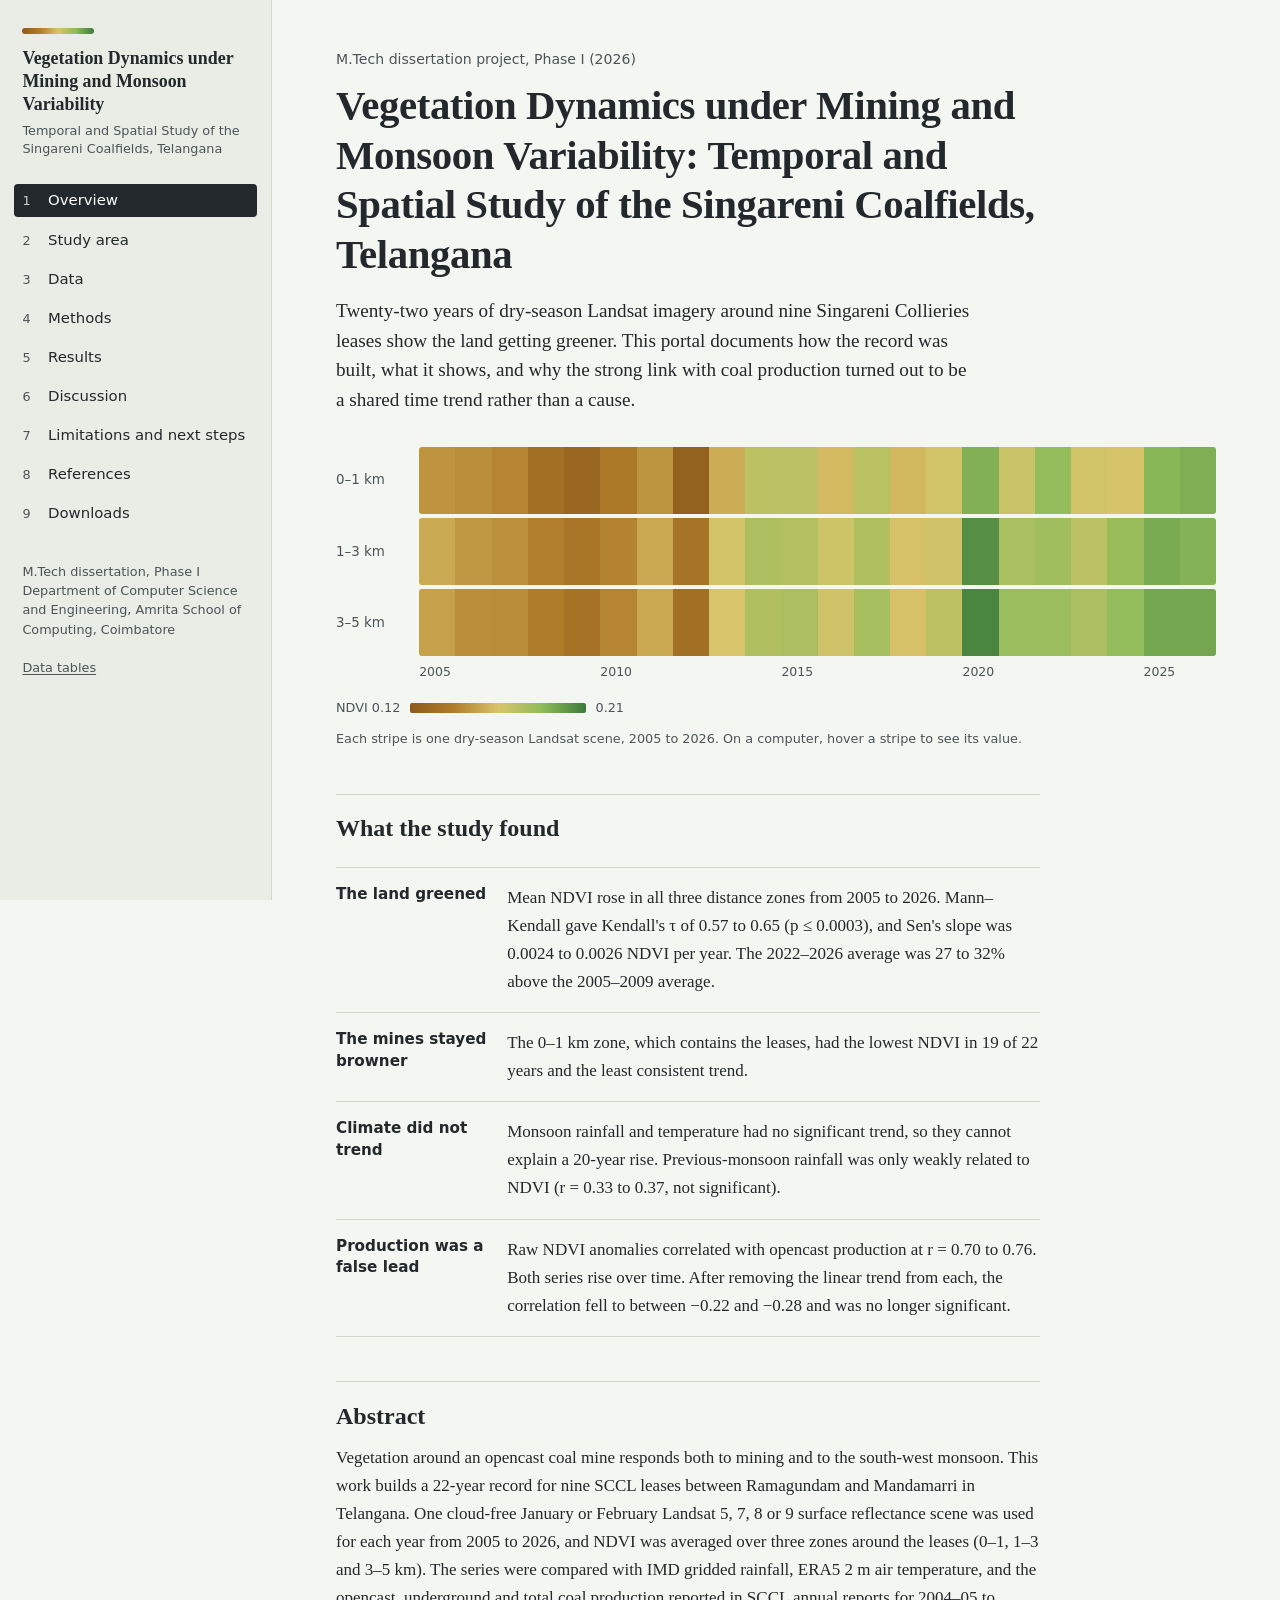
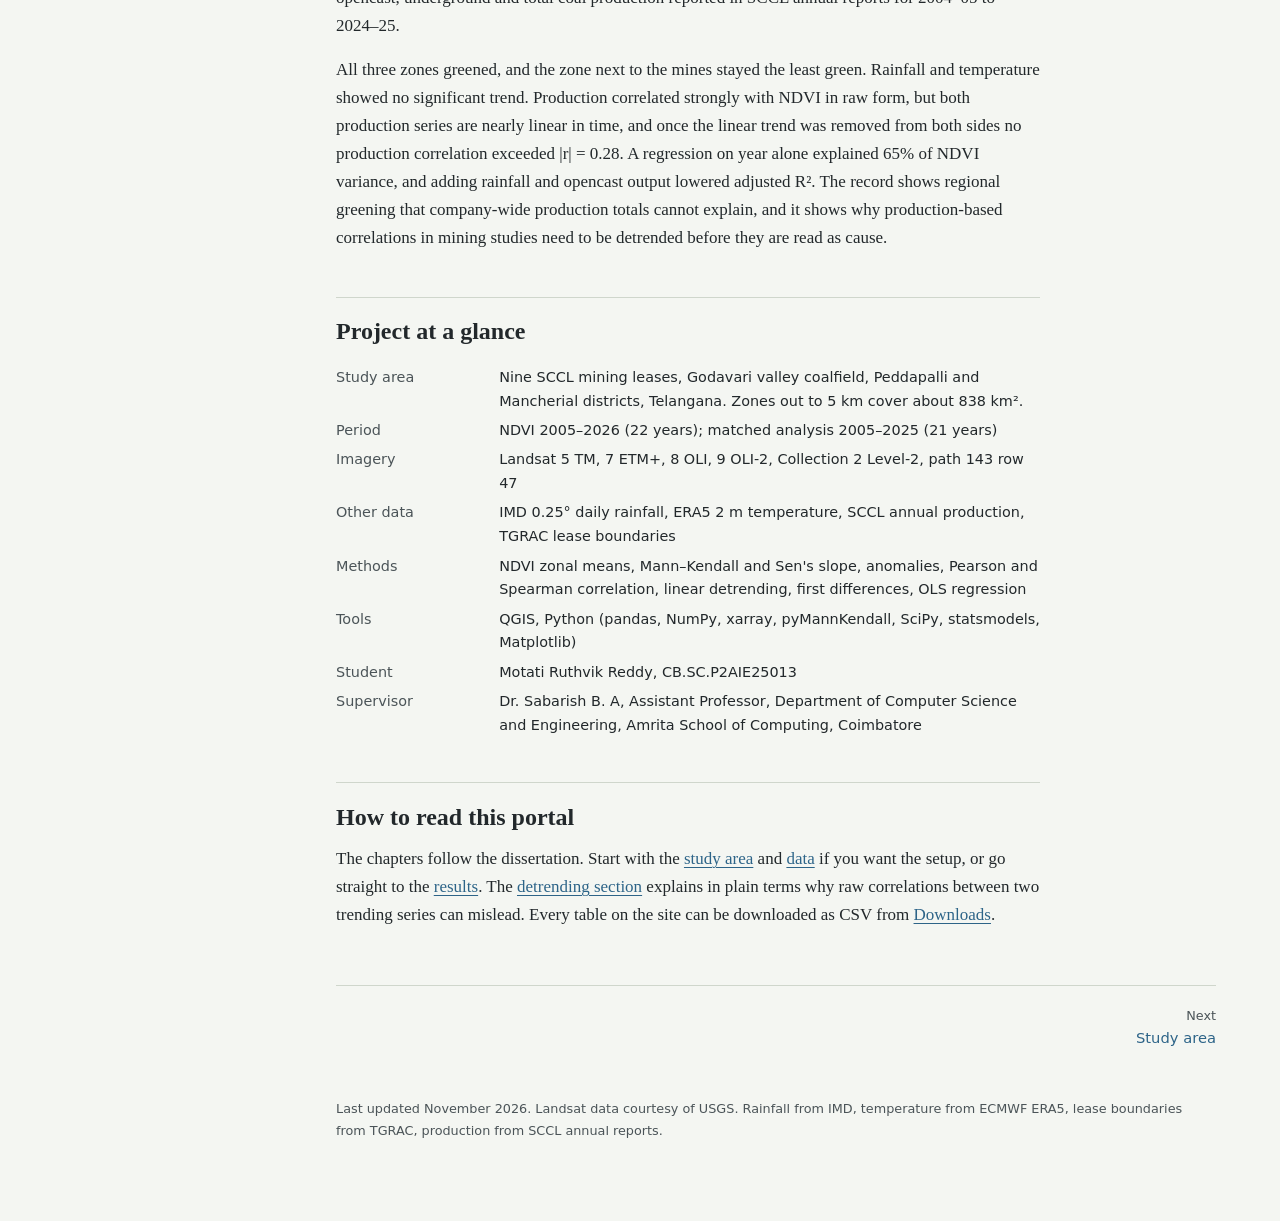
<file: index.html>
<!DOCTYPE html>
<html lang="en">
<head>
<meta charset="utf-8">
<meta name="viewport" content="width=device-width, initial-scale=1">
<title>Vegetation Dynamics under Mining and Monsoon Variability</title>
<meta name="description" content="22-year Landsat NDVI study of vegetation around Singareni coal mines, Telangana, testing mining production against monsoon variability.">
<link rel="stylesheet" href="assets/style.css">
<link rel="icon" href="data:image/svg+xml,%3Csvg xmlns='http://www.w3.org/2000/svg' viewBox='0 0 16 16'%3E%3Crect width='4' height='16' fill='%23b07d2a'/%3E%3Crect x='4' width='4' height='16' fill='%23d9c46a'/%3E%3Crect x='8' width='4' height='16' fill='%238fbc5a'/%3E%3Crect x='12' width='4' height='16' fill='%233c7a3b'/%3E%3C/svg%3E">
</head>
<body>
<a class="skip" href="#content">Skip to content</a>
<details class="mobile-nav"><summary>Singareni vegetation study</summary><nav class="nav" aria-label="Chapters"><ol><li><a href="index.html" aria-current="page">Overview</a></li><li><a href="study-area.html">Study area</a></li><li><a href="data.html">Data</a></li><li><a href="methods.html">Methods</a></li><li><a href="results.html">Results</a></li><li><a href="discussion.html">Discussion</a></li><li><a href="next-steps.html">Limitations and next steps</a></li><li><a href="references.html">References</a></li><li><a href="downloads.html">Downloads</a></li></ol></nav></details>
<div class="shell">
<aside class="side">
  <a class="brand" href="index.html"><span class="brand-ramp" aria-hidden="true"></span>
    <span class="brand-title">Vegetation Dynamics under Mining and Monsoon Variability</span>
    <span class="brand-sub">Temporal and Spatial Study of the Singareni Coalfields, Telangana</span></a>
  <nav class="nav" aria-label="Chapters"><ol><li><a href="index.html" aria-current="page">Overview</a></li><li><a href="study-area.html">Study area</a></li><li><a href="data.html">Data</a></li><li><a href="methods.html">Methods</a></li><li><a href="results.html">Results</a></li><li><a href="discussion.html">Discussion</a></li><li><a href="next-steps.html">Limitations and next steps</a></li><li><a href="references.html">References</a></li><li><a href="downloads.html">Downloads</a></li></ol></nav>
  <div class="side-foot">M.Tech dissertation, Phase I<br>Department of Computer Science and Engineering, Amrita School of Computing, Coimbatore<br><br><a href="downloads.html">Data tables</a></div>
</aside>
<main id="content">

<section class="hero">
<p class="chapter">M.Tech dissertation project, Phase I (2026)</p>
<h1>Vegetation Dynamics under Mining and Monsoon Variability: Temporal and Spatial Study of the Singareni Coalfields, Telangana</h1>
<p class="lede">Twenty-two years of dry-season Landsat imagery around nine Singareni Collieries leases show the land getting greener. This portal documents how the record was built, what it shows, and why the strong link with coal production turned out to be a shared time trend rather than a cause.</p>
<div class="stripes" role="img" aria-label="Stripe chart of mean January–February NDVI for the 0–1, 1–3 and 3–5 km zones from 2005 to 2026. Stripes are brown before 2013, darkest in 2012, and turn green from 2014, greenest in 2020 and 2025. The 0–1 km row is slightly browner than the other two in most years."><div class="stripe-row"><div class="stripe-label">0–1 km</div><div class="stripe-cells"><span style="background:#be943f;box-shadow:1px 0 0 #be943f;--i:0" title="2005, 0–1 km: NDVI 0.147"></span><span style="background:#ba8f3a;box-shadow:1px 0 0 #ba8f3a;--i:1" title="2006, 0–1 km: NDVI 0.145"></span><span style="background:#b58531;box-shadow:1px 0 0 #b58531;--i:2" title="2007, 0–1 km: NDVI 0.141"></span><span style="background:#a27025;box-shadow:1px 0 0 #a27025;--i:3" title="2008, 0–1 km: NDVI 0.130"></span><span style="background:#9a6721;box-shadow:1px 0 0 #9a6721;--i:4" title="2009, 0–1 km: NDVI 0.124"></span><span style="background:#ac7928;box-shadow:1px 0 0 #ac7928;--i:5" title="2010, 0–1 km: NDVI 0.136"></span><span style="background:#bd943e;box-shadow:1px 0 0 #bd943e;--i:6" title="2011, 0–1 km: NDVI 0.146"></span><span style="background:#94621f;box-shadow:1px 0 0 #94621f;--i:7" title="2012, 0–1 km: NDVI 0.120"></span><span style="background:#ccad55;box-shadow:1px 0 0 #ccad55;--i:8" title="2013, 0–1 km: NDVI 0.155"></span><span style="background:#bcc164;box-shadow:1px 0 0 #bcc164;--i:9" title="2014, 0–1 km: NDVI 0.172"></span><span style="background:#bbc164;box-shadow:1px 0 0 #bbc164;--i:10" title="2015, 0–1 km: NDVI 0.172"></span><span style="background:#d3ba61;box-shadow:1px 0 0 #d3ba61;--i:11" title="2016, 0–1 km: NDVI 0.159"></span><span style="background:#bac163;box-shadow:1px 0 0 #bac163;--i:12" title="2017, 0–1 km: NDVI 0.173"></span><span style="background:#d2b85f;box-shadow:1px 0 0 #d2b85f;--i:13" title="2018, 0–1 km: NDVI 0.158"></span><span style="background:#d1c368;box-shadow:1px 0 0 #d1c368;--i:14" title="2019, 0–1 km: NDVI 0.165"></span><span style="background:#82b155;box-shadow:1px 0 0 #82b155;--i:15" title="2020, 0–1 km: NDVI 0.190"></span><span style="background:#cac267;box-shadow:1px 0 0 #cac267;--i:16" title="2021, 0–1 km: NDVI 0.167"></span><span style="background:#96bd5b;box-shadow:1px 0 0 #96bd5b;--i:17" title="2022, 0–1 km: NDVI 0.184"></span><span style="background:#d0c368;box-shadow:1px 0 0 #d0c368;--i:18" title="2023, 0–1 km: NDVI 0.165"></span><span style="background:#d5c469;box-shadow:1px 0 0 #d5c469;--i:19" title="2024, 0–1 km: NDVI 0.164"></span><span style="background:#88b757;box-shadow:1px 0 0 #88b757;--i:20" title="2025, 0–1 km: NDVI 0.188"></span><span style="background:#7eaf54;box-shadow:1px 0 0 #7eaf54;--i:21" title="2026, 0–1 km: NDVI 0.191"></span></div></div><div class="stripe-row"><div class="stripe-label">1–3 km</div><div class="stripe-cells"><span style="background:#caaa53;box-shadow:1px 0 0 #caaa53;--i:0" title="2005, 1–3 km: NDVI 0.154"></span><span style="background:#c09843;box-shadow:1px 0 0 #c09843;--i:1" title="2006, 1–3 km: NDVI 0.148"></span><span style="background:#bb903b;box-shadow:1px 0 0 #bb903b;--i:2" title="2007, 1–3 km: NDVI 0.145"></span><span style="background:#b17e2b;box-shadow:1px 0 0 #b17e2b;--i:3" title="2008, 1–3 km: NDVI 0.139"></span><span style="background:#a97627;box-shadow:1px 0 0 #a97627;--i:4" title="2009, 1–3 km: NDVI 0.134"></span><span style="background:#b48330;box-shadow:1px 0 0 #b48330;--i:5" title="2010, 1–3 km: NDVI 0.141"></span><span style="background:#c9a851;box-shadow:1px 0 0 #c9a851;--i:6" title="2011, 1–3 km: NDVI 0.153"></span><span style="background:#a67426;box-shadow:1px 0 0 #a67426;--i:7" title="2012, 1–3 km: NDVI 0.132"></span><span style="background:#d3c369;box-shadow:1px 0 0 #d3c369;--i:8" title="2013, 1–3 km: NDVI 0.164"></span><span style="background:#aebf61;box-shadow:1px 0 0 #aebf61;--i:9" title="2014, 1–3 km: NDVI 0.176"></span><span style="background:#b3c062;box-shadow:1px 0 0 #b3c062;--i:10" title="2015, 1–3 km: NDVI 0.175"></span><span style="background:#cdc367;box-shadow:1px 0 0 #cdc367;--i:11" title="2016, 1–3 km: NDVI 0.166"></span><span style="background:#b0c061;box-shadow:1px 0 0 #b0c061;--i:12" title="2017, 1–3 km: NDVI 0.176"></span><span style="background:#d7c168;box-shadow:1px 0 0 #d7c168;--i:13" title="2018, 1–3 km: NDVI 0.162"></span><span style="background:#cec368;box-shadow:1px 0 0 #cec368;--i:14" title="2019, 1–3 km: NDVI 0.166"></span><span style="background:#558e44;box-shadow:1px 0 0 #558e44;--i:15" title="2020, 1–3 km: NDVI 0.203"></span><span style="background:#a9bf60;box-shadow:1px 0 0 #a9bf60;--i:16" title="2021, 1–3 km: NDVI 0.178"></span><span style="background:#a0be5e;box-shadow:1px 0 0 #a0be5e;--i:17" title="2022, 1–3 km: NDVI 0.181"></span><span style="background:#bbc164;box-shadow:1px 0 0 #bbc164;--i:18" title="2023, 1–3 km: NDVI 0.172"></span><span style="background:#9abd5c;box-shadow:1px 0 0 #9abd5c;--i:19" title="2024, 1–3 km: NDVI 0.183"></span><span style="background:#79ab52;box-shadow:1px 0 0 #79ab52;--i:20" title="2025, 1–3 km: NDVI 0.193"></span><span style="background:#83b356;box-shadow:1px 0 0 #83b356;--i:21" title="2026, 1–3 km: NDVI 0.190"></span></div></div><div class="stripe-row"><div class="stripe-label">3–5 km</div><div class="stripe-cells"><span style="background:#c5a14a;box-shadow:1px 0 0 #c5a14a;--i:0" title="2005, 3–5 km: NDVI 0.151"></span><span style="background:#ba8e3a;box-shadow:1px 0 0 #ba8e3a;--i:1" title="2006, 3–5 km: NDVI 0.145"></span><span style="background:#b98c37;box-shadow:1px 0 0 #b98c37;--i:2" title="2007, 3–5 km: NDVI 0.144"></span><span style="background:#ae7b29;box-shadow:1px 0 0 #ae7b29;--i:3" title="2008, 3–5 km: NDVI 0.138"></span><span style="background:#a57226;box-shadow:1px 0 0 #a57226;--i:4" title="2009, 3–5 km: NDVI 0.131"></span><span style="background:#b58531;box-shadow:1px 0 0 #b58531;--i:5" title="2010, 3–5 km: NDVI 0.142"></span><span style="background:#c9a851;box-shadow:1px 0 0 #c9a851;--i:6" title="2011, 3–5 km: NDVI 0.153"></span><span style="background:#a27025;box-shadow:1px 0 0 #a27025;--i:7" title="2012, 3–5 km: NDVI 0.130"></span><span style="background:#d8c46a;box-shadow:1px 0 0 #d8c46a;--i:8" title="2013, 3–5 km: NDVI 0.163"></span><span style="background:#b0c061;box-shadow:1px 0 0 #b0c061;--i:9" title="2014, 3–5 km: NDVI 0.176"></span><span style="background:#acbf60;box-shadow:1px 0 0 #acbf60;--i:10" title="2015, 3–5 km: NDVI 0.177"></span><span style="background:#cec368;box-shadow:1px 0 0 #cec368;--i:11" title="2016, 3–5 km: NDVI 0.166"></span><span style="background:#a8bf5f;box-shadow:1px 0 0 #a8bf5f;--i:12" title="2017, 3–5 km: NDVI 0.178"></span><span style="background:#d7c168;box-shadow:1px 0 0 #d7c168;--i:13" title="2018, 3–5 km: NDVI 0.162"></span><span style="background:#bdc164;box-shadow:1px 0 0 #bdc164;--i:14" title="2019, 3–5 km: NDVI 0.172"></span><span style="background:#4b8640;box-shadow:1px 0 0 #4b8640;--i:15" title="2020, 3–5 km: NDVI 0.206"></span><span style="background:#9bbd5d;box-shadow:1px 0 0 #9bbd5d;--i:16" title="2021, 3–5 km: NDVI 0.182"></span><span style="background:#9cbd5d;box-shadow:1px 0 0 #9cbd5d;--i:17" title="2022, 3–5 km: NDVI 0.182"></span><span style="background:#abbf60;box-shadow:1px 0 0 #abbf60;--i:18" title="2023, 3–5 km: NDVI 0.177"></span><span style="background:#93bc5b;box-shadow:1px 0 0 #93bc5b;--i:19" title="2024, 3–5 km: NDVI 0.185"></span><span style="background:#73a64f;box-shadow:1px 0 0 #73a64f;--i:20" title="2025, 3–5 km: NDVI 0.194"></span><span style="background:#74a650;box-shadow:1px 0 0 #74a650;--i:21" title="2026, 3–5 km: NDVI 0.194"></span></div></div><div class="stripe-axis"><span></span><div class="ticks"><span style="grid-column:1">2005</span><span style="grid-column:6">2010</span><span style="grid-column:11">2015</span><span style="grid-column:16">2020</span><span style="grid-column:21">2025</span></div></div></div><div class="stripe-legend"><span>NDVI 0.12</span><span class="ramp" style="background:linear-gradient(90deg,#8c5a1c,#b07d2a,#d9c46a,#8fbc5a,#3c7a3b)" aria-hidden="true"></span><span>0.21</span><span>Each stripe is one dry-season Landsat scene, 2005 to 2026. On a computer, hover a stripe to see its value.</span></div>
</section>

<div class="col">
<h2>What the study found</h2>
<ul class="findings">
<li><span class="k">The land greened</span><p>Mean NDVI rose in all three distance zones from 2005 to 2026. Mann–Kendall gave Kendall's τ of 0.57 to 0.65 (p ≤ 0.0003), and Sen's slope was 0.0024 to 0.0026 NDVI per year. The 2022–2026 average was 27 to 32% above the 2005–2009 average.</p></li>
<li><span class="k">The mines stayed browner</span><p>The 0–1 km zone, which contains the leases, had the lowest NDVI in 19 of 22 years and the least consistent trend.</p></li>
<li><span class="k">Climate did not trend</span><p>Monsoon rainfall and temperature had no significant trend, so they cannot explain a 20-year rise. Previous-monsoon rainfall was only weakly related to NDVI (r = 0.33 to 0.37, not significant).</p></li>
<li><span class="k">Production was a false lead</span><p>Raw NDVI anomalies correlated with opencast production at r = 0.70 to 0.76. Both series rise over time. After removing the linear trend from each, the correlation fell to between −0.22 and −0.28 and was no longer significant.</p></li>
</ul>

<h2>Abstract</h2>
<p>Vegetation around an opencast coal mine responds both to mining and to the south-west monsoon. This work builds a 22-year record for nine SCCL leases between Ramagundam and Mandamarri in Telangana. One cloud-free January or February Landsat 5, 7, 8 or 9 surface reflectance scene was used for each year from 2005 to 2026, and NDVI was averaged over three zones around the leases (0–1, 1–3 and 3–5 km). The series were compared with IMD gridded rainfall, ERA5 2 m air temperature, and the opencast, underground and total coal production reported in SCCL annual reports for 2004–05 to 2024–25.</p>
<p>All three zones greened, and the zone next to the mines stayed the least green. Rainfall and temperature showed no significant trend. Production correlated strongly with NDVI in raw form, but both production series are nearly linear in time, and once the linear trend was removed from both sides no production correlation exceeded |r| = 0.28. A regression on year alone explained 65% of NDVI variance, and adding rainfall and opencast output lowered adjusted R². The record shows regional greening that company-wide production totals cannot explain, and it shows why production-based correlations in mining studies need to be detrended before they are read as cause.</p>

<h2>Project at a glance</h2>
<dl class="meta">
<dt>Study area</dt><dd>Nine SCCL mining leases, Godavari valley coalfield, Peddapalli and Mancherial districts, Telangana. Zones out to 5 km cover about 838 km².</dd>
<dt>Period</dt><dd>NDVI 2005–2026 (22 years); matched analysis 2005–2025 (21 years)</dd>
<dt>Imagery</dt><dd>Landsat 5 TM, 7 ETM+, 8 OLI, 9 OLI-2, Collection 2 Level-2, path 143 row 47</dd>
<dt>Other data</dt><dd>IMD 0.25° daily rainfall, ERA5 2 m temperature, SCCL annual production, TGRAC lease boundaries</dd>
<dt>Methods</dt><dd>NDVI zonal means, Mann–Kendall and Sen's slope, anomalies, Pearson and Spearman correlation, linear detrending, first differences, OLS regression</dd>
<dt>Tools</dt><dd>QGIS, Python (pandas, NumPy, xarray, pyMannKendall, SciPy, statsmodels, Matplotlib)</dd>
<dt>Student</dt><dd>Motati Ruthvik Reddy, CB.SC.P2AIE25013</dd>
<dt>Supervisor</dt><dd>Dr. Sabarish B. A, Assistant Professor, Department of Computer Science and Engineering, Amrita School of Computing, Coimbatore</dd>
</dl>

<h2>How to read this portal</h2>
<p>The chapters follow the dissertation. Start with the <a href="study-area.html">study area</a> and <a href="data.html">data</a> if you want the setup, or go straight to the <a href="results.html">results</a>. The <a href="methods.html#detrending">detrending section</a> explains in plain terms why raw correlations between two trending series can mislead. Every table on the site can be downloaded as CSV from <a href="downloads.html">Downloads</a>.</p>
</div>

<nav class="pager" aria-label="Previous and next chapter"><a class="next" href="study-area.html"><span class="dir">Next</span>Study area</a></nav>
<p class="foot">Last updated November 2026. Landsat data courtesy of USGS. Rainfall from IMD, temperature from ECMWF ERA5, lease boundaries from TGRAC, production from SCCL annual reports.</p>
</main>
</div>
</body>
</html>
</file>
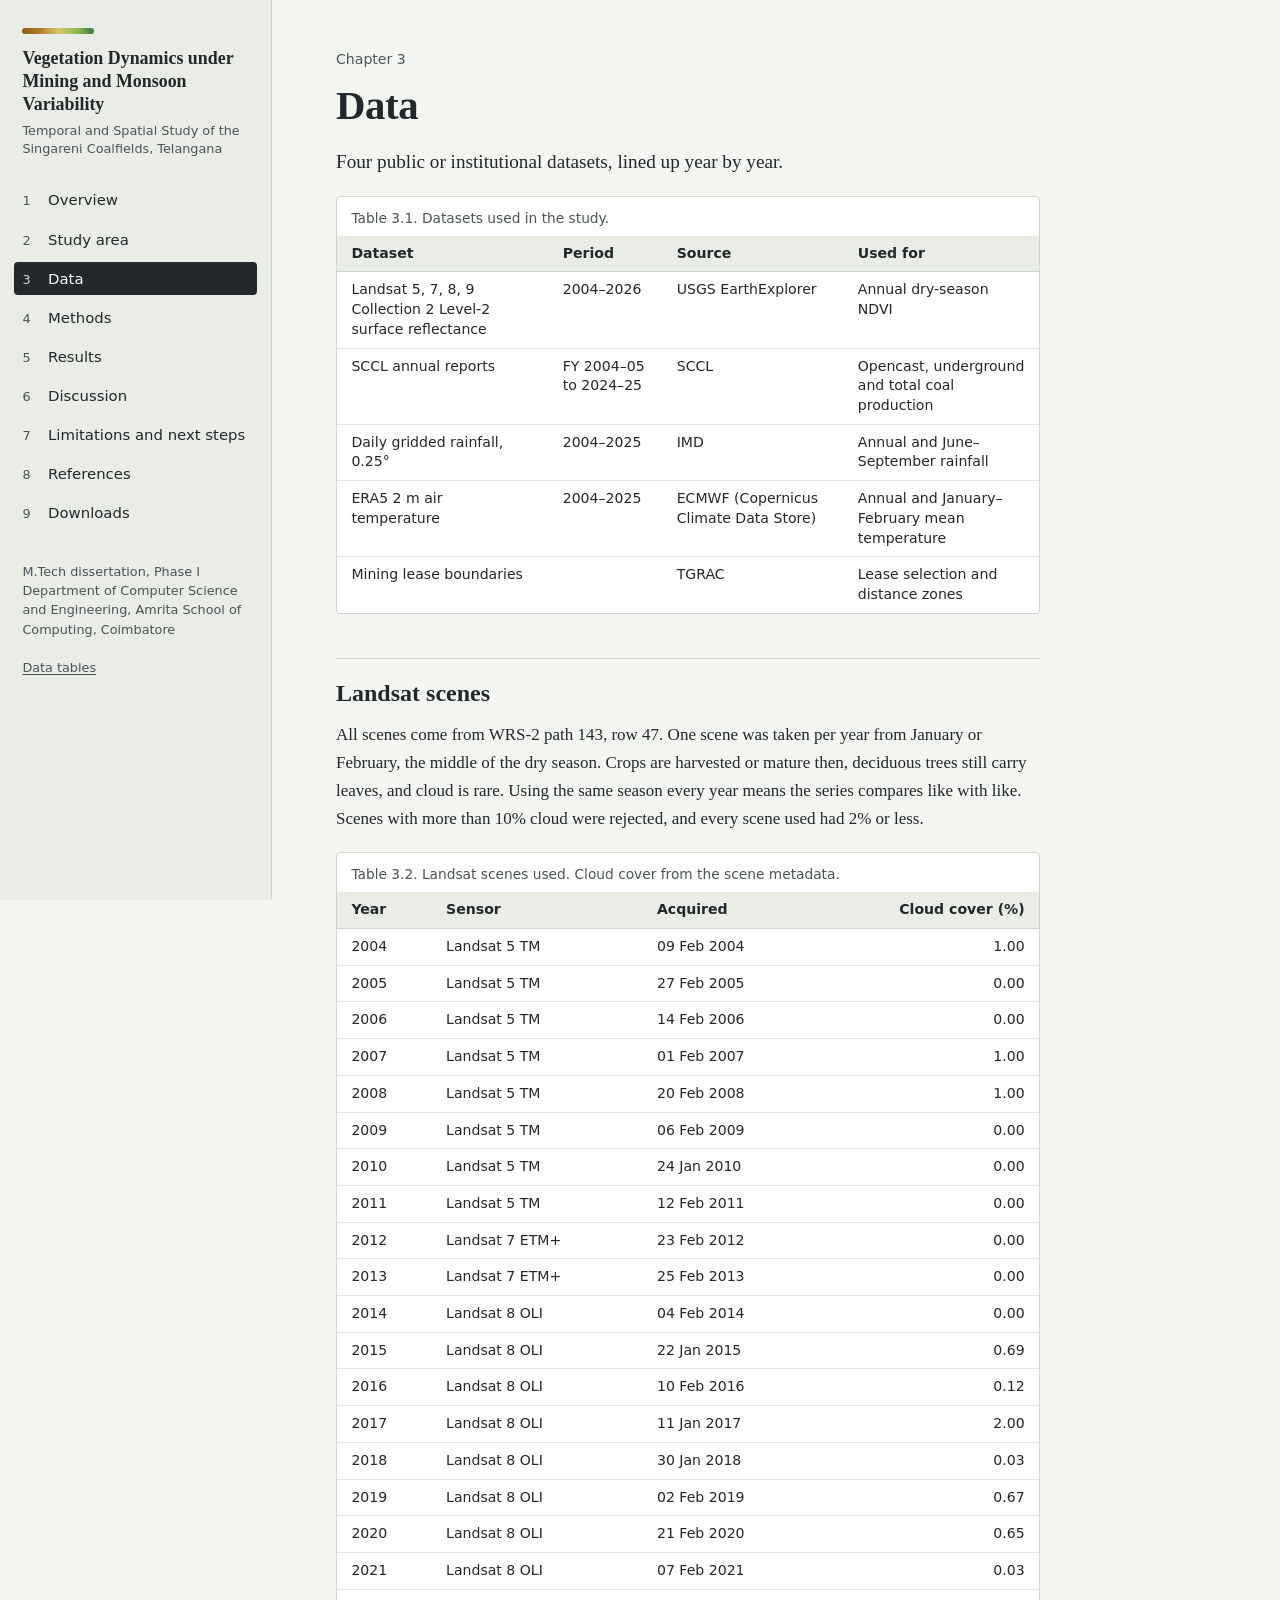
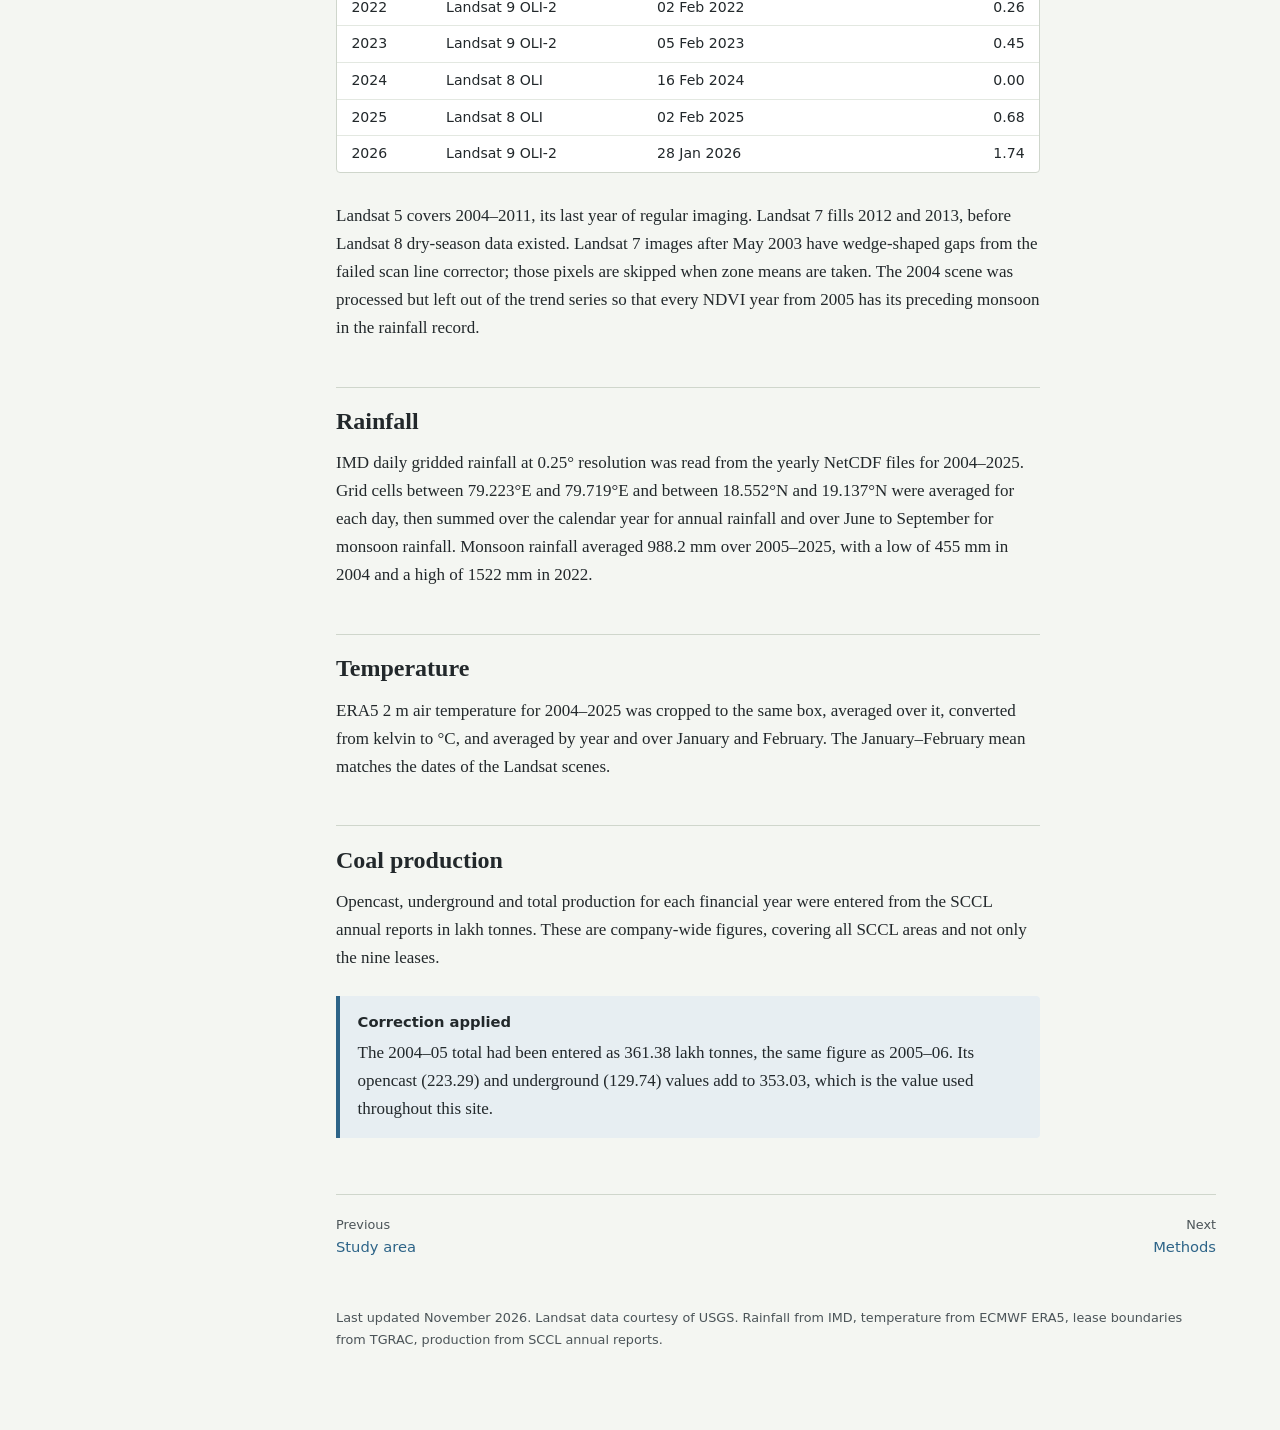
<file: data.html>
<!DOCTYPE html>
<html lang="en">
<head>
<meta charset="utf-8">
<meta name="viewport" content="width=device-width, initial-scale=1">
<title>Data: Vegetation Dynamics under Mining and Monsoon Variability</title>
<meta name="description" content="Datasets: Landsat scenes, IMD rainfall, ERA5 temperature, SCCL coal production and TGRAC lease boundaries.">
<link rel="stylesheet" href="assets/style.css">
<link rel="icon" href="data:image/svg+xml,%3Csvg xmlns='http://www.w3.org/2000/svg' viewBox='0 0 16 16'%3E%3Crect width='4' height='16' fill='%23b07d2a'/%3E%3Crect x='4' width='4' height='16' fill='%23d9c46a'/%3E%3Crect x='8' width='4' height='16' fill='%238fbc5a'/%3E%3Crect x='12' width='4' height='16' fill='%233c7a3b'/%3E%3C/svg%3E">
</head>
<body>
<a class="skip" href="#content">Skip to content</a>
<details class="mobile-nav"><summary>Singareni vegetation study</summary><nav class="nav" aria-label="Chapters"><ol><li><a href="index.html">Overview</a></li><li><a href="study-area.html">Study area</a></li><li><a href="data.html" aria-current="page">Data</a></li><li><a href="methods.html">Methods</a></li><li><a href="results.html">Results</a></li><li><a href="discussion.html">Discussion</a></li><li><a href="next-steps.html">Limitations and next steps</a></li><li><a href="references.html">References</a></li><li><a href="downloads.html">Downloads</a></li></ol></nav></details>
<div class="shell">
<aside class="side">
  <a class="brand" href="index.html"><span class="brand-ramp" aria-hidden="true"></span>
    <span class="brand-title">Vegetation Dynamics under Mining and Monsoon Variability</span>
    <span class="brand-sub">Temporal and Spatial Study of the Singareni Coalfields, Telangana</span></a>
  <nav class="nav" aria-label="Chapters"><ol><li><a href="index.html">Overview</a></li><li><a href="study-area.html">Study area</a></li><li><a href="data.html" aria-current="page">Data</a></li><li><a href="methods.html">Methods</a></li><li><a href="results.html">Results</a></li><li><a href="discussion.html">Discussion</a></li><li><a href="next-steps.html">Limitations and next steps</a></li><li><a href="references.html">References</a></li><li><a href="downloads.html">Downloads</a></li></ol></nav>
  <div class="side-foot">M.Tech dissertation, Phase I<br>Department of Computer Science and Engineering, Amrita School of Computing, Coimbatore<br><br><a href="downloads.html">Data tables</a></div>
</aside>
<main id="content">

<div class="col">
<p class="chapter">Chapter 3</p>
<h1>Data</h1>
<p class="lede">Four public or institutional datasets, lined up year by year.</p>
<div class="table-wrap"><table><caption>Table 3.1. Datasets used in the study.</caption><thead><tr><th scope="col">Dataset</th><th scope="col">Period</th><th scope="col">Source</th><th scope="col">Used for</th></tr></thead><tbody><tr><td>Landsat 5, 7, 8, 9 Collection 2 Level-2 surface reflectance</td><td>2004–2026</td><td>USGS EarthExplorer</td><td>Annual dry-season NDVI</td></tr><tr><td>SCCL annual reports</td><td>FY 2004–05 to 2024–25</td><td>SCCL</td><td>Opencast, underground and total coal production</td></tr><tr><td>Daily gridded rainfall, 0.25°</td><td>2004–2025</td><td>IMD</td><td>Annual and June–September rainfall</td></tr><tr><td>ERA5 2 m air temperature</td><td>2004–2025</td><td>ECMWF (Copernicus Climate Data Store)</td><td>Annual and January–February mean temperature</td></tr><tr><td>Mining lease boundaries</td><td></td><td>TGRAC</td><td>Lease selection and distance zones</td></tr></tbody></table></div>

<h2>Landsat scenes</h2>
<p>All scenes come from WRS-2 path 143, row 47. One scene was taken per year from January or February, the middle of the dry season. Crops are harvested or mature then, deciduous trees still carry leaves, and cloud is rare. Using the same season every year means the series compares like with like. Scenes with more than 10% cloud were rejected, and every scene used had 2% or less.</p>
<div class="table-wrap"><table><caption>Table 3.2. Landsat scenes used. Cloud cover from the scene metadata.</caption><thead><tr><th scope="col">Year</th><th scope="col">Sensor</th><th scope="col">Acquired</th><th scope="col" class="num">Cloud cover (%)</th></tr></thead><tbody><tr><td>2004</td><td>Landsat 5 TM</td><td>09 Feb 2004</td><td class="num">1.00</td></tr><tr><td>2005</td><td>Landsat 5 TM</td><td>27 Feb 2005</td><td class="num">0.00</td></tr><tr><td>2006</td><td>Landsat 5 TM</td><td>14 Feb 2006</td><td class="num">0.00</td></tr><tr><td>2007</td><td>Landsat 5 TM</td><td>01 Feb 2007</td><td class="num">1.00</td></tr><tr><td>2008</td><td>Landsat 5 TM</td><td>20 Feb 2008</td><td class="num">1.00</td></tr><tr><td>2009</td><td>Landsat 5 TM</td><td>06 Feb 2009</td><td class="num">0.00</td></tr><tr><td>2010</td><td>Landsat 5 TM</td><td>24 Jan 2010</td><td class="num">0.00</td></tr><tr><td>2011</td><td>Landsat 5 TM</td><td>12 Feb 2011</td><td class="num">0.00</td></tr><tr><td>2012</td><td>Landsat 7 ETM+</td><td>23 Feb 2012</td><td class="num">0.00</td></tr><tr><td>2013</td><td>Landsat 7 ETM+</td><td>25 Feb 2013</td><td class="num">0.00</td></tr><tr><td>2014</td><td>Landsat 8 OLI</td><td>04 Feb 2014</td><td class="num">0.00</td></tr><tr><td>2015</td><td>Landsat 8 OLI</td><td>22 Jan 2015</td><td class="num">0.69</td></tr><tr><td>2016</td><td>Landsat 8 OLI</td><td>10 Feb 2016</td><td class="num">0.12</td></tr><tr><td>2017</td><td>Landsat 8 OLI</td><td>11 Jan 2017</td><td class="num">2.00</td></tr><tr><td>2018</td><td>Landsat 8 OLI</td><td>30 Jan 2018</td><td class="num">0.03</td></tr><tr><td>2019</td><td>Landsat 8 OLI</td><td>02 Feb 2019</td><td class="num">0.67</td></tr><tr><td>2020</td><td>Landsat 8 OLI</td><td>21 Feb 2020</td><td class="num">0.65</td></tr><tr><td>2021</td><td>Landsat 8 OLI</td><td>07 Feb 2021</td><td class="num">0.03</td></tr><tr><td>2022</td><td>Landsat 9 OLI-2</td><td>02 Feb 2022</td><td class="num">0.26</td></tr><tr><td>2023</td><td>Landsat 9 OLI-2</td><td>05 Feb 2023</td><td class="num">0.45</td></tr><tr><td>2024</td><td>Landsat 8 OLI</td><td>16 Feb 2024</td><td class="num">0.00</td></tr><tr><td>2025</td><td>Landsat 8 OLI</td><td>02 Feb 2025</td><td class="num">0.68</td></tr><tr><td>2026</td><td>Landsat 9 OLI-2</td><td>28 Jan 2026</td><td class="num">1.74</td></tr></tbody></table></div>
<p>Landsat 5 covers 2004–2011, its last year of regular imaging. Landsat 7 fills 2012 and 2013, before Landsat 8 dry-season data existed. Landsat 7 images after May 2003 have wedge-shaped gaps from the failed scan line corrector; those pixels are skipped when zone means are taken. The 2004 scene was processed but left out of the trend series so that every NDVI year from 2005 has its preceding monsoon in the rainfall record.</p>

<h2>Rainfall</h2>
<p>IMD daily gridded rainfall at 0.25° resolution was read from the yearly NetCDF files for 2004–2025. Grid cells between 79.223°E and 79.719°E and between 18.552°N and 19.137°N were averaged for each day, then summed over the calendar year for annual rainfall and over June to September for monsoon rainfall. Monsoon rainfall averaged 988.2 mm over 2005–2025, with a low of 455 mm in 2004 and a high of 1522 mm in 2022.</p>

<h2>Temperature</h2>
<p>ERA5 2 m air temperature for 2004–2025 was cropped to the same box, averaged over it, converted from kelvin to °C, and averaged by year and over January and February. The January–February mean matches the dates of the Landsat scenes.</p>

<h2>Coal production</h2>
<p>Opencast, underground and total production for each financial year were entered from the SCCL annual reports in lakh tonnes. These are company-wide figures, covering all SCCL areas and not only the nine leases.</p>
<div class="note"><p class="note-title">Correction applied</p><p>The 2004–05 total had been entered as 361.38 lakh tonnes, the same figure as 2005–06. Its opencast (223.29) and underground (129.74) values add to 353.03, which is the value used throughout this site.</p></div>
</div>

<nav class="pager" aria-label="Previous and next chapter"><a class="prev" href="study-area.html"><span class="dir">Previous</span>Study area</a><a class="next" href="methods.html"><span class="dir">Next</span>Methods</a></nav>
<p class="foot">Last updated November 2026. Landsat data courtesy of USGS. Rainfall from IMD, temperature from ECMWF ERA5, lease boundaries from TGRAC, production from SCCL annual reports.</p>
</main>
</div>
</body>
</html>
</file>
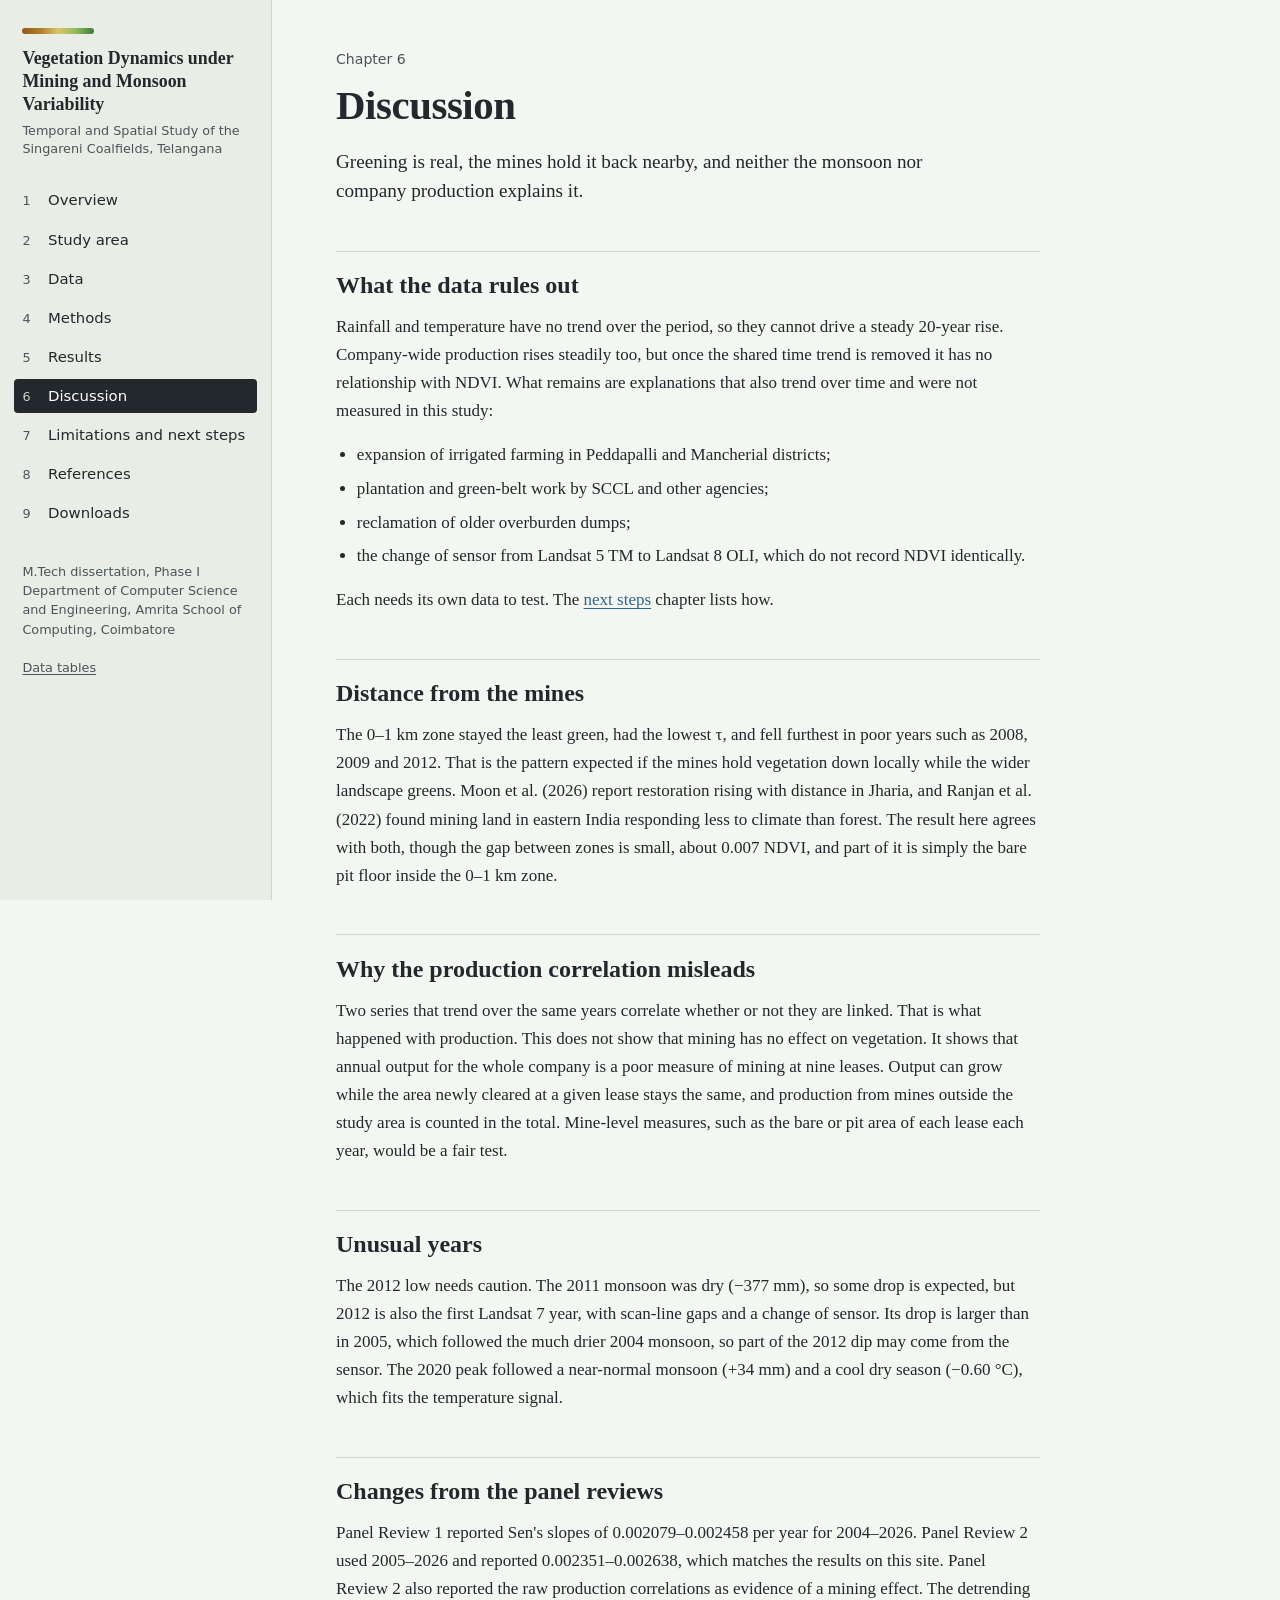
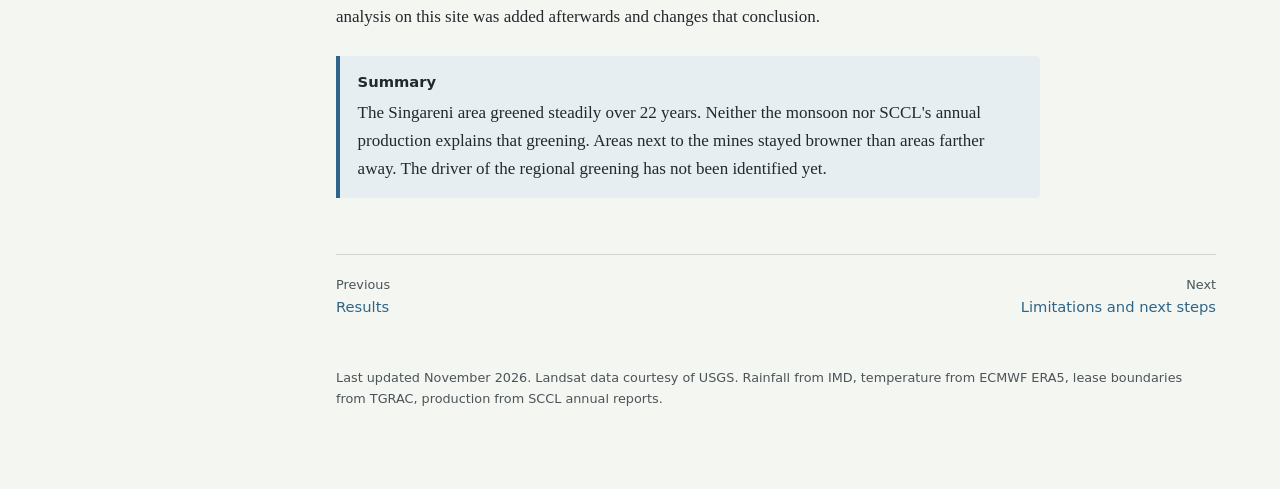
<file: discussion.html>
<!DOCTYPE html>
<html lang="en">
<head>
<meta charset="utf-8">
<meta name="viewport" content="width=device-width, initial-scale=1">
<title>Discussion: Vegetation Dynamics under Mining and Monsoon Variability</title>
<meta name="description" content="Discussion: what drives the greening, the effect of distance from the mines, and why raw production correlations mislead.">
<link rel="stylesheet" href="assets/style.css">
<link rel="icon" href="data:image/svg+xml,%3Csvg xmlns='http://www.w3.org/2000/svg' viewBox='0 0 16 16'%3E%3Crect width='4' height='16' fill='%23b07d2a'/%3E%3Crect x='4' width='4' height='16' fill='%23d9c46a'/%3E%3Crect x='8' width='4' height='16' fill='%238fbc5a'/%3E%3Crect x='12' width='4' height='16' fill='%233c7a3b'/%3E%3C/svg%3E">
</head>
<body>
<a class="skip" href="#content">Skip to content</a>
<details class="mobile-nav"><summary>Singareni vegetation study</summary><nav class="nav" aria-label="Chapters"><ol><li><a href="index.html">Overview</a></li><li><a href="study-area.html">Study area</a></li><li><a href="data.html">Data</a></li><li><a href="methods.html">Methods</a></li><li><a href="results.html">Results</a></li><li><a href="discussion.html" aria-current="page">Discussion</a></li><li><a href="next-steps.html">Limitations and next steps</a></li><li><a href="references.html">References</a></li><li><a href="downloads.html">Downloads</a></li></ol></nav></details>
<div class="shell">
<aside class="side">
  <a class="brand" href="index.html"><span class="brand-ramp" aria-hidden="true"></span>
    <span class="brand-title">Vegetation Dynamics under Mining and Monsoon Variability</span>
    <span class="brand-sub">Temporal and Spatial Study of the Singareni Coalfields, Telangana</span></a>
  <nav class="nav" aria-label="Chapters"><ol><li><a href="index.html">Overview</a></li><li><a href="study-area.html">Study area</a></li><li><a href="data.html">Data</a></li><li><a href="methods.html">Methods</a></li><li><a href="results.html">Results</a></li><li><a href="discussion.html" aria-current="page">Discussion</a></li><li><a href="next-steps.html">Limitations and next steps</a></li><li><a href="references.html">References</a></li><li><a href="downloads.html">Downloads</a></li></ol></nav>
  <div class="side-foot">M.Tech dissertation, Phase I<br>Department of Computer Science and Engineering, Amrita School of Computing, Coimbatore<br><br><a href="downloads.html">Data tables</a></div>
</aside>
<main id="content">

<div class="col">
<p class="chapter">Chapter 6</p>
<h1>Discussion</h1>
<p class="lede">Greening is real, the mines hold it back nearby, and neither the monsoon nor company production explains it.</p>

<h2>What the data rules out</h2>
<p>Rainfall and temperature have no trend over the period, so they cannot drive a steady 20-year rise. Company-wide production rises steadily too, but once the shared time trend is removed it has no relationship with NDVI. What remains are explanations that also trend over time and were not measured in this study:</p>
<ul>
<li>expansion of irrigated farming in Peddapalli and Mancherial districts;</li>
<li>plantation and green-belt work by SCCL and other agencies;</li>
<li>reclamation of older overburden dumps;</li>
<li>the change of sensor from Landsat 5 TM to Landsat 8 OLI, which do not record NDVI identically.</li>
</ul>
<p>Each needs its own data to test. The <a href="next-steps.html">next steps</a> chapter lists how.</p>

<h2>Distance from the mines</h2>
<p>The 0–1 km zone stayed the least green, had the lowest τ, and fell furthest in poor years such as 2008, 2009 and 2012. That is the pattern expected if the mines hold vegetation down locally while the wider landscape greens. Moon et al. (2026) report restoration rising with distance in Jharia, and Ranjan et al. (2022) found mining land in eastern India responding less to climate than forest. The result here agrees with both, though the gap between zones is small, about 0.007 NDVI, and part of it is simply the bare pit floor inside the 0–1 km zone.</p>

<h2>Why the production correlation misleads</h2>
<p>Two series that trend over the same years correlate whether or not they are linked. That is what happened with production. This does not show that mining has no effect on vegetation. It shows that annual output for the whole company is a poor measure of mining at nine leases. Output can grow while the area newly cleared at a given lease stays the same, and production from mines outside the study area is counted in the total. Mine-level measures, such as the bare or pit area of each lease each year, would be a fair test.</p>

<h2>Unusual years</h2>
<p>The 2012 low needs caution. The 2011 monsoon was dry (−377 mm), so some drop is expected, but 2012 is also the first Landsat 7 year, with scan-line gaps and a change of sensor. Its drop is larger than in 2005, which followed the much drier 2004 monsoon, so part of the 2012 dip may come from the sensor. The 2020 peak followed a near-normal monsoon (+34 mm) and a cool dry season (−0.60 °C), which fits the temperature signal.</p>

<h2>Changes from the panel reviews</h2>
<p>Panel Review 1 reported Sen's slopes of 0.002079–0.002458 per year for 2004–2026. Panel Review 2 used 2005–2026 and reported 0.002351–0.002638, which matches the results on this site. Panel Review 2 also reported the raw production correlations as evidence of a mining effect. The detrending analysis on this site was added afterwards and changes that conclusion.</p>

<div class="note"><p class="note-title">Summary</p><p>The Singareni area greened steadily over 22 years. Neither the monsoon nor SCCL's annual production explains that greening. Areas next to the mines stayed browner than areas farther away. The driver of the regional greening has not been identified yet.</p></div>
</div>

<nav class="pager" aria-label="Previous and next chapter"><a class="prev" href="results.html"><span class="dir">Previous</span>Results</a><a class="next" href="next-steps.html"><span class="dir">Next</span>Limitations and next steps</a></nav>
<p class="foot">Last updated November 2026. Landsat data courtesy of USGS. Rainfall from IMD, temperature from ECMWF ERA5, lease boundaries from TGRAC, production from SCCL annual reports.</p>
</main>
</div>
</body>
</html>
</file>
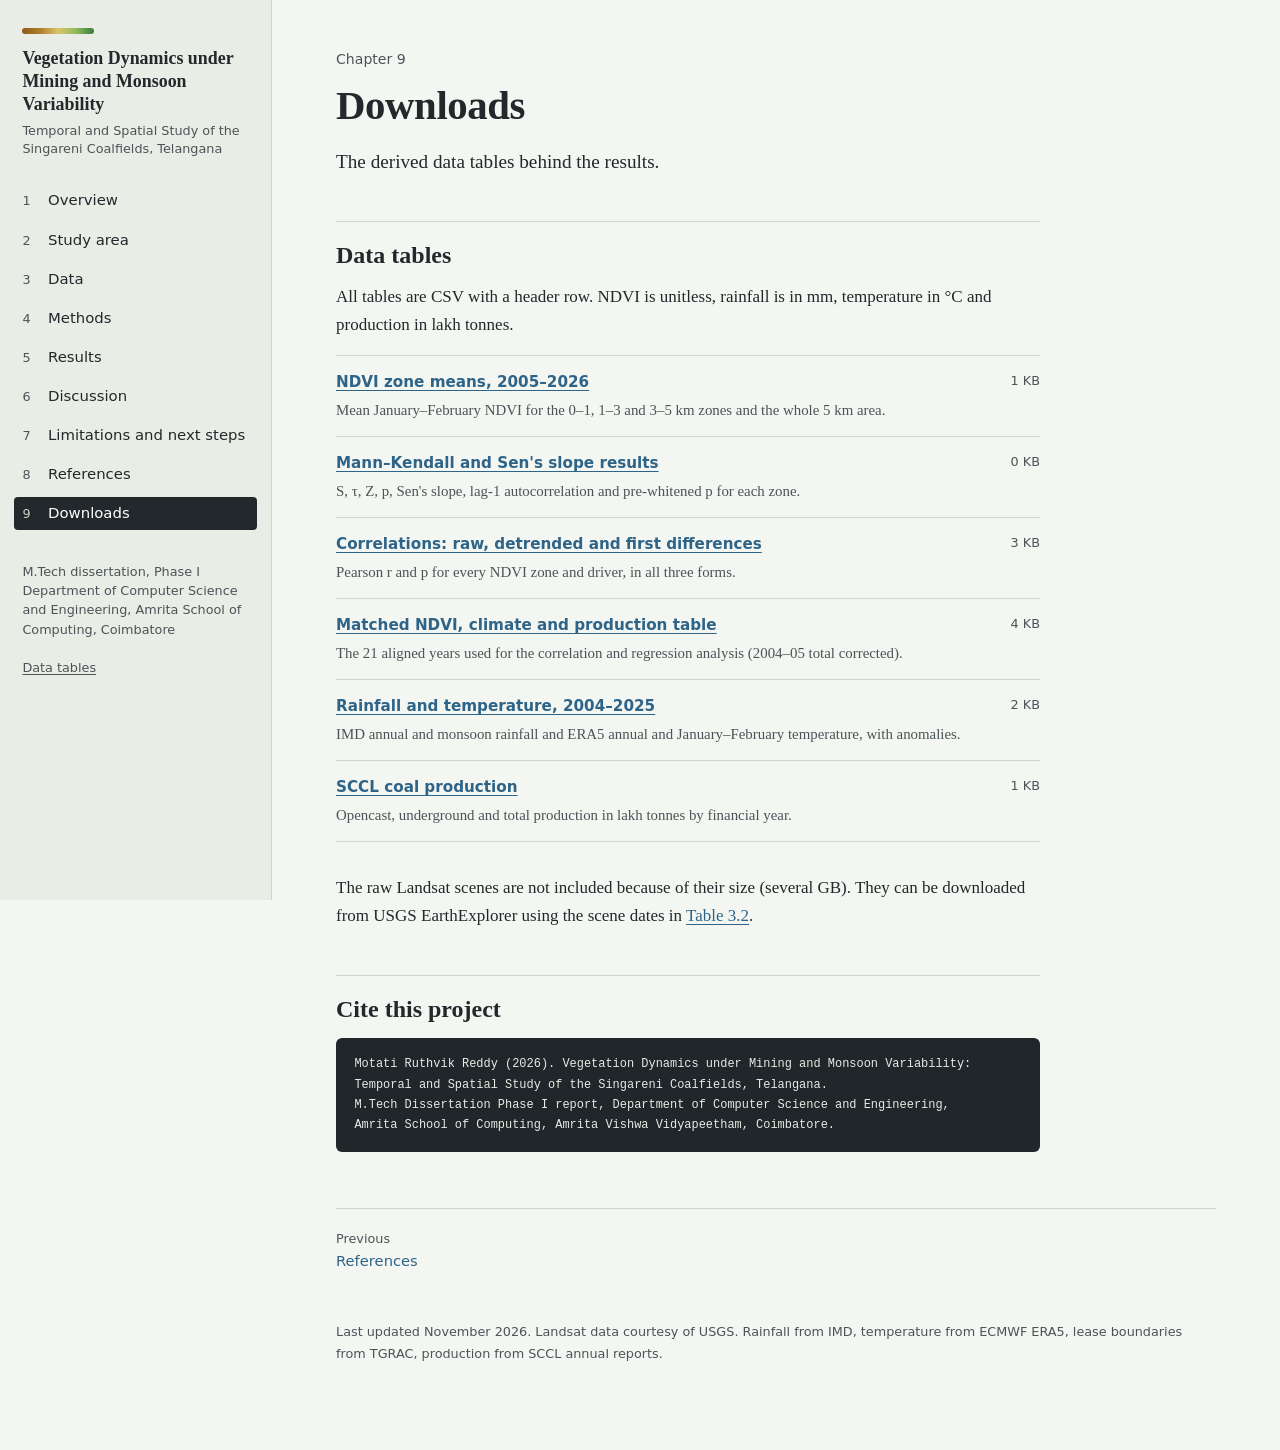
<file: downloads.html>
<!DOCTYPE html>
<html lang="en">
<head>
<meta charset="utf-8">
<meta name="viewport" content="width=device-width, initial-scale=1">
<title>Downloads: Vegetation Dynamics under Mining and Monsoon Variability</title>
<meta name="description" content="Download the NDVI, climate and production data tables.">
<link rel="stylesheet" href="assets/style.css">
<link rel="icon" href="data:image/svg+xml,%3Csvg xmlns='http://www.w3.org/2000/svg' viewBox='0 0 16 16'%3E%3Crect width='4' height='16' fill='%23b07d2a'/%3E%3Crect x='4' width='4' height='16' fill='%23d9c46a'/%3E%3Crect x='8' width='4' height='16' fill='%238fbc5a'/%3E%3Crect x='12' width='4' height='16' fill='%233c7a3b'/%3E%3C/svg%3E">
</head>
<body>
<a class="skip" href="#content">Skip to content</a>
<details class="mobile-nav"><summary>Singareni vegetation study</summary><nav class="nav" aria-label="Chapters"><ol><li><a href="index.html">Overview</a></li><li><a href="study-area.html">Study area</a></li><li><a href="data.html">Data</a></li><li><a href="methods.html">Methods</a></li><li><a href="results.html">Results</a></li><li><a href="discussion.html">Discussion</a></li><li><a href="next-steps.html">Limitations and next steps</a></li><li><a href="references.html">References</a></li><li><a href="downloads.html" aria-current="page">Downloads</a></li></ol></nav></details>
<div class="shell">
<aside class="side">
  <a class="brand" href="index.html"><span class="brand-ramp" aria-hidden="true"></span>
    <span class="brand-title">Vegetation Dynamics under Mining and Monsoon Variability</span>
    <span class="brand-sub">Temporal and Spatial Study of the Singareni Coalfields, Telangana</span></a>
  <nav class="nav" aria-label="Chapters"><ol><li><a href="index.html">Overview</a></li><li><a href="study-area.html">Study area</a></li><li><a href="data.html">Data</a></li><li><a href="methods.html">Methods</a></li><li><a href="results.html">Results</a></li><li><a href="discussion.html">Discussion</a></li><li><a href="next-steps.html">Limitations and next steps</a></li><li><a href="references.html">References</a></li><li><a href="downloads.html" aria-current="page">Downloads</a></li></ol></nav>
  <div class="side-foot">M.Tech dissertation, Phase I<br>Department of Computer Science and Engineering, Amrita School of Computing, Coimbatore<br><br><a href="downloads.html">Data tables</a></div>
</aside>
<main id="content">

<div class="col">
<p class="chapter">Chapter 9</p>
<h1>Downloads</h1>
<p class="lede">The derived data tables behind the results.</p>

<h2>Data tables</h2>
<p>All tables are CSV with a header row. NDVI is unitless, rainfall is in mm, temperature in °C and production in lakh tonnes.</p>
<ul class="files"><li><a href="assets/data/ndvi_zone_means_2005_2026.csv" download>NDVI zone means, 2005–2026</a><span class="size">1 KB</span><span class="desc">Mean January–February NDVI for the 0–1, 1–3 and 3–5 km zones and the whole 5 km area.</span></li><li><a href="assets/data/mann_kendall_sen_2005_2026.csv" download>Mann–Kendall and Sen's slope results</a><span class="size">0 KB</span><span class="desc">S, τ, Z, p, Sen's slope, lag-1 autocorrelation and pre-whitened p for each zone.</span></li><li><a href="assets/data/correlations_raw_detrended_firstdiff.csv" download>Correlations: raw, detrended and first differences</a><span class="size">3 KB</span><span class="desc">Pearson r and p for every NDVI zone and driver, in all three forms.</span></li><li><a href="assets/data/NDVI_Climate_SCCL_Merged.csv" download>Matched NDVI, climate and production table</a><span class="size">4 KB</span><span class="desc">The 21 aligned years used for the correlation and regression analysis (2004–05 total corrected).</span></li><li><a href="assets/data/climate_rainfall_temperature_2004_2025.csv" download>Rainfall and temperature, 2004–2025</a><span class="size">2 KB</span><span class="desc">IMD annual and monsoon rainfall and ERA5 annual and January–February temperature, with anomalies.</span></li><li><a href="assets/data/sccl_production_2004-05_to_2024-25.csv" download>SCCL coal production</a><span class="size">1 KB</span><span class="desc">Opencast, underground and total production in lakh tonnes by financial year.</span></li></ul>

<p>The raw Landsat scenes are not included because of their size (several GB). They can be downloaded from USGS EarthExplorer using the scene dates in <a href="data.html">Table 3.2</a>.</p>

<h2>Cite this project</h2>
<pre><code>Motati Ruthvik Reddy (2026). Vegetation Dynamics under Mining and Monsoon Variability:
Temporal and Spatial Study of the Singareni Coalfields, Telangana.
M.Tech Dissertation Phase I report, Department of Computer Science and Engineering,
Amrita School of Computing, Amrita Vishwa Vidyapeetham, Coimbatore.</code></pre>
</div>

<nav class="pager" aria-label="Previous and next chapter"><a class="prev" href="references.html"><span class="dir">Previous</span>References</a></nav>
<p class="foot">Last updated November 2026. Landsat data courtesy of USGS. Rainfall from IMD, temperature from ECMWF ERA5, lease boundaries from TGRAC, production from SCCL annual reports.</p>
</main>
</div>
</body>
</html>
</file>
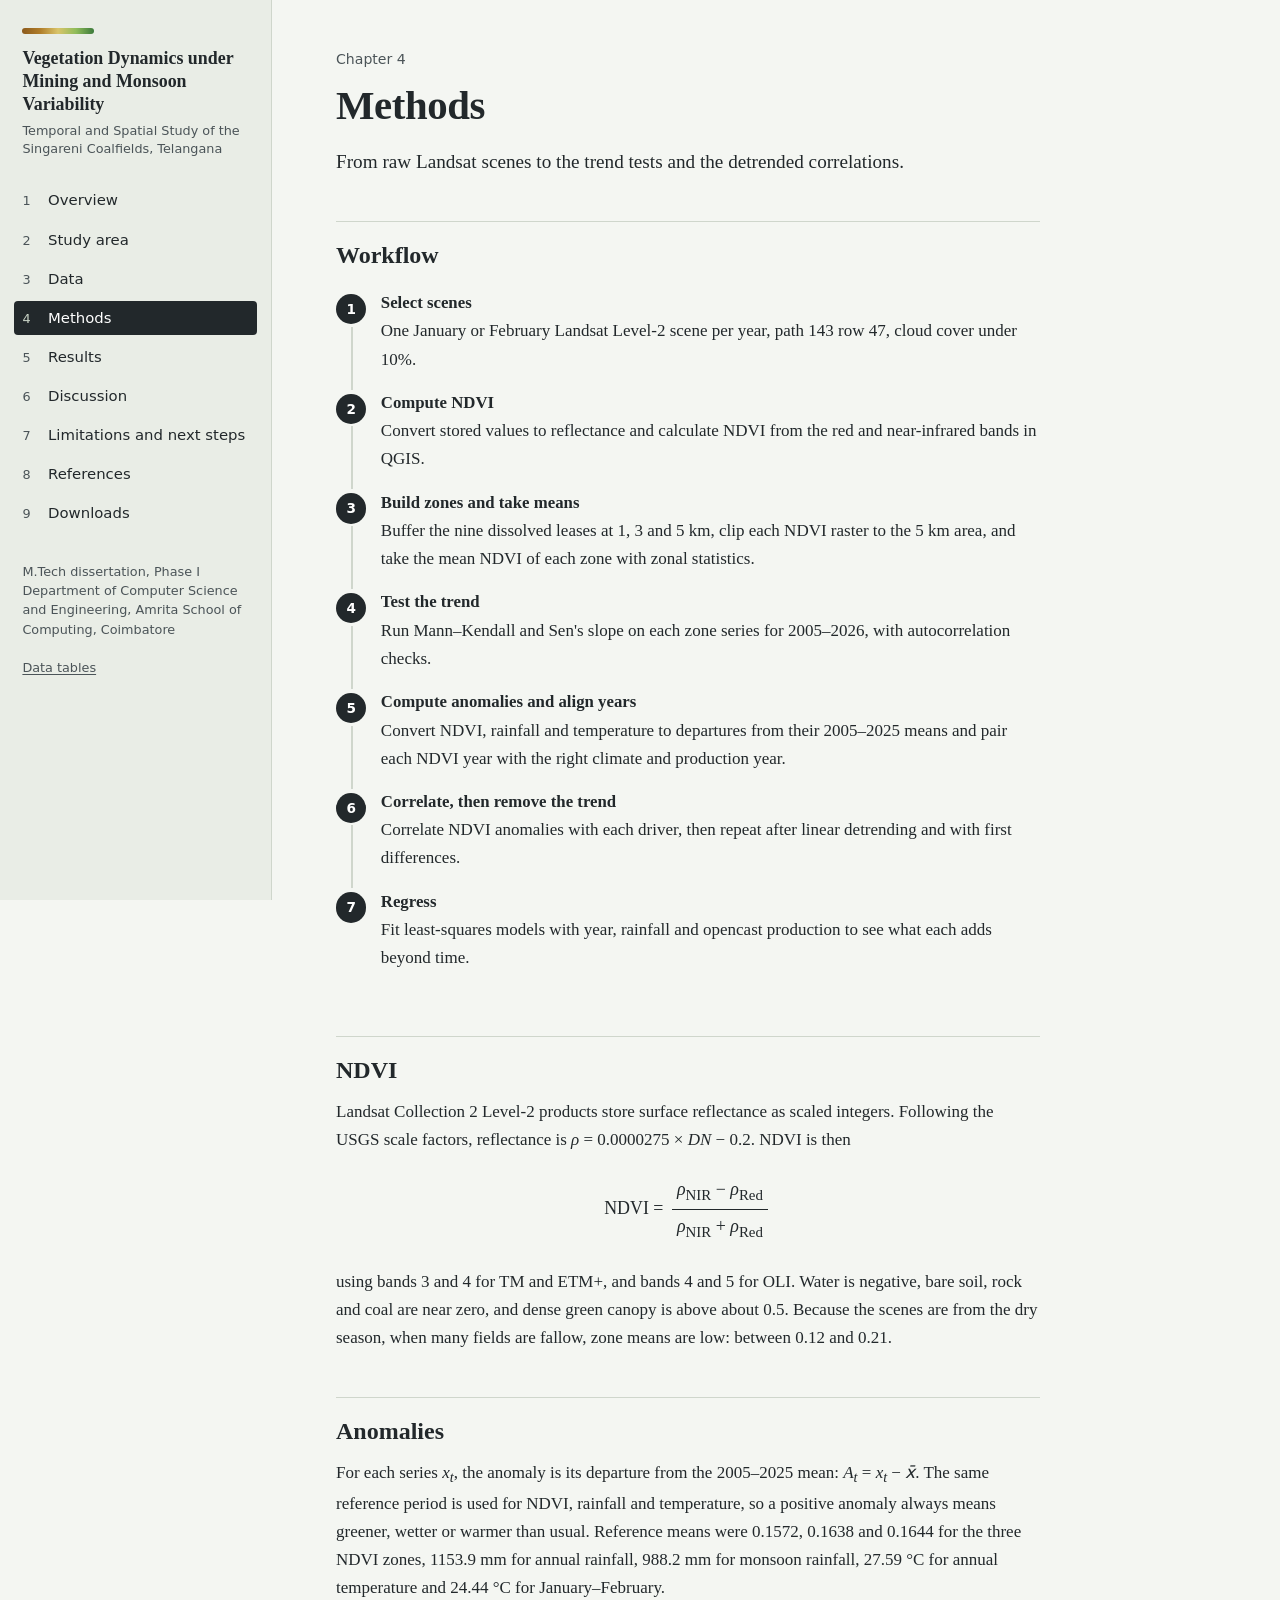
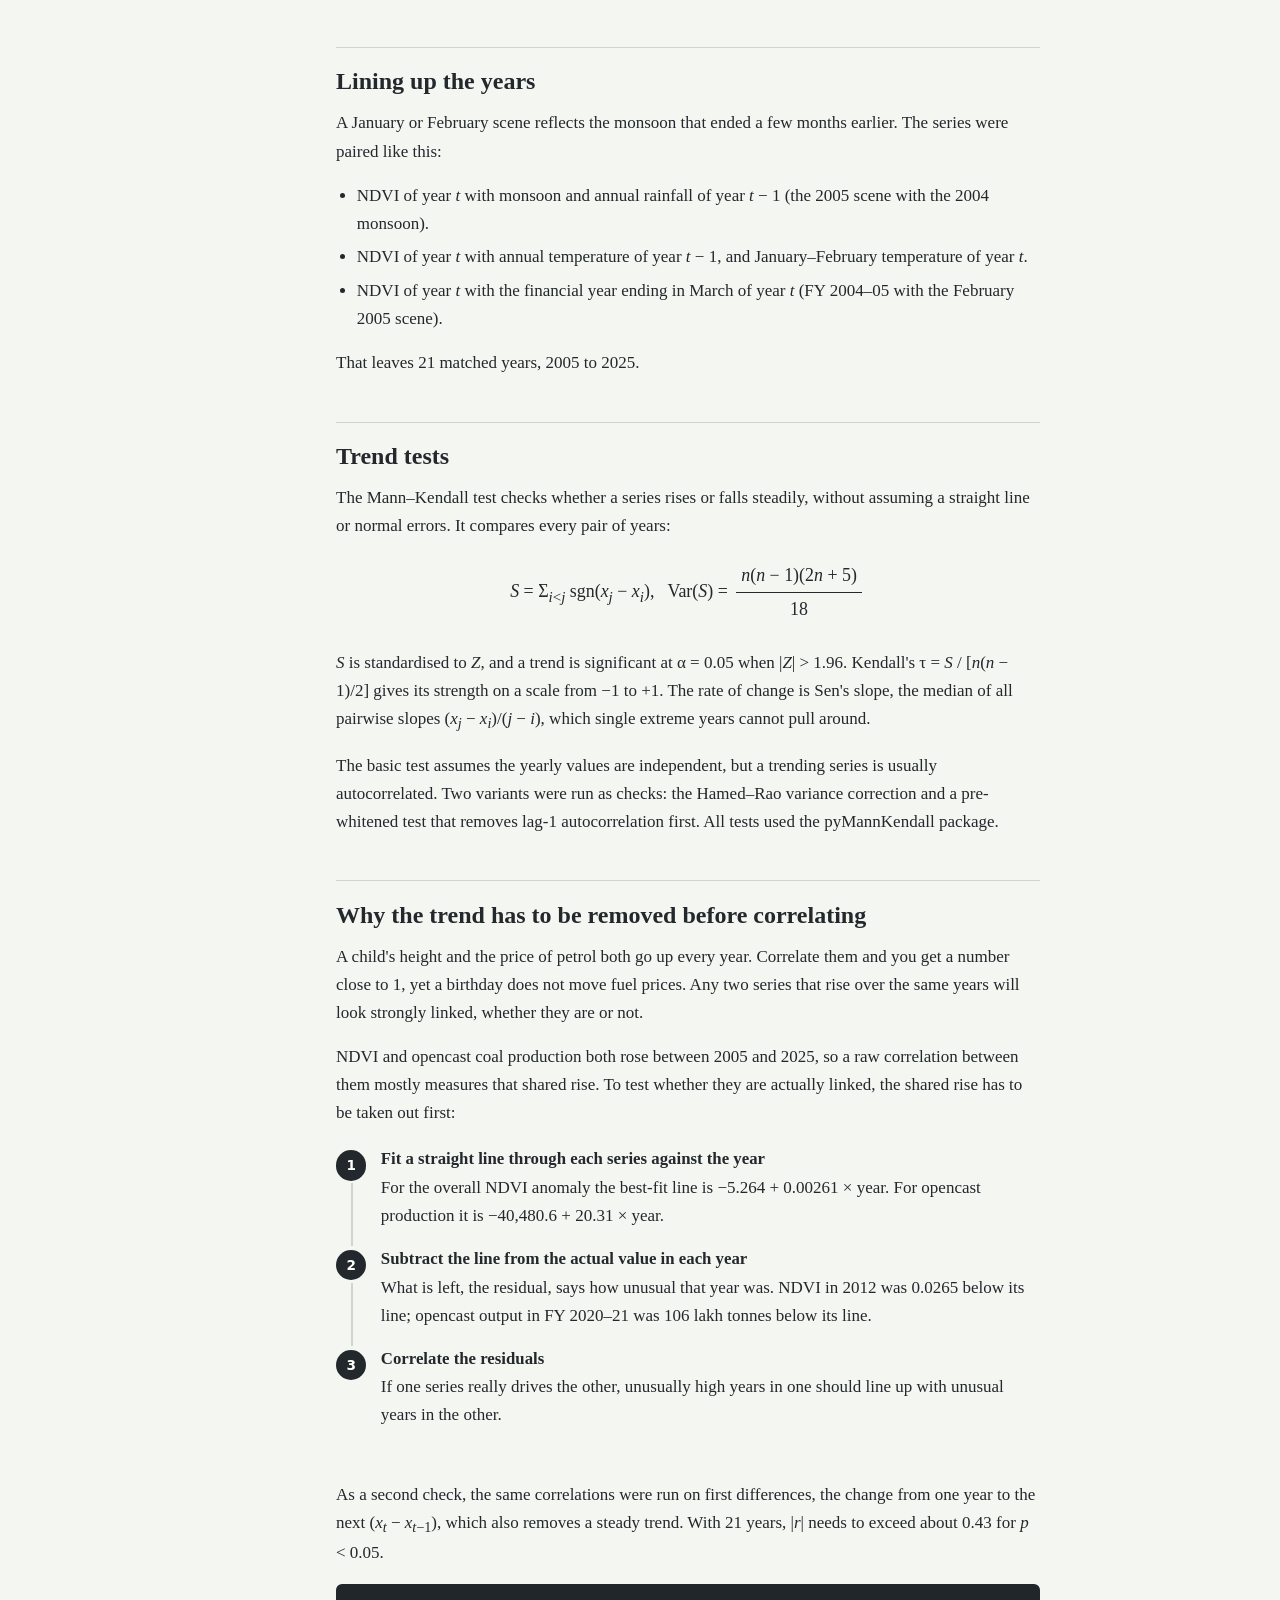
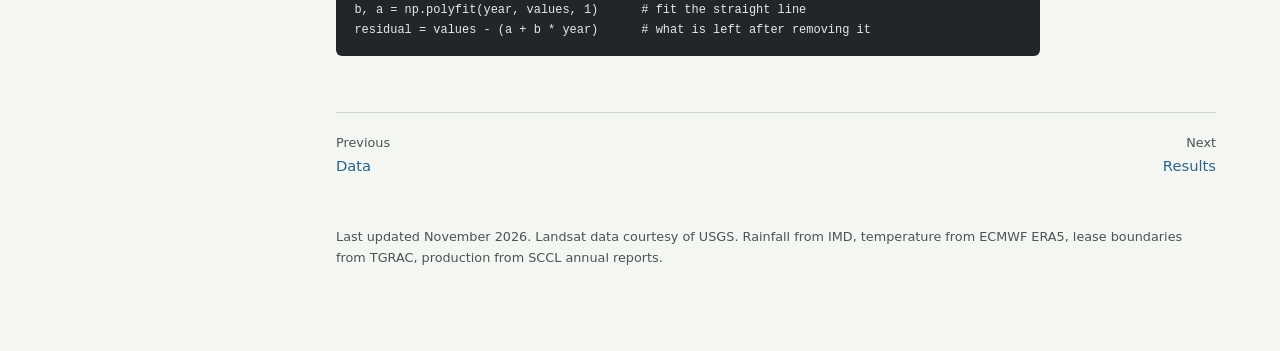
<file: methods.html>
<!DOCTYPE html>
<html lang="en">
<head>
<meta charset="utf-8">
<meta name="viewport" content="width=device-width, initial-scale=1">
<title>Methods: Vegetation Dynamics under Mining and Monsoon Variability</title>
<meta name="description" content="Methods: NDVI, distance zones, anomalies, Mann-Kendall and Sen's slope, and detrended correlation explained.">
<link rel="stylesheet" href="assets/style.css">
<link rel="icon" href="data:image/svg+xml,%3Csvg xmlns='http://www.w3.org/2000/svg' viewBox='0 0 16 16'%3E%3Crect width='4' height='16' fill='%23b07d2a'/%3E%3Crect x='4' width='4' height='16' fill='%23d9c46a'/%3E%3Crect x='8' width='4' height='16' fill='%238fbc5a'/%3E%3Crect x='12' width='4' height='16' fill='%233c7a3b'/%3E%3C/svg%3E">
</head>
<body>
<a class="skip" href="#content">Skip to content</a>
<details class="mobile-nav"><summary>Singareni vegetation study</summary><nav class="nav" aria-label="Chapters"><ol><li><a href="index.html">Overview</a></li><li><a href="study-area.html">Study area</a></li><li><a href="data.html">Data</a></li><li><a href="methods.html" aria-current="page">Methods</a></li><li><a href="results.html">Results</a></li><li><a href="discussion.html">Discussion</a></li><li><a href="next-steps.html">Limitations and next steps</a></li><li><a href="references.html">References</a></li><li><a href="downloads.html">Downloads</a></li></ol></nav></details>
<div class="shell">
<aside class="side">
  <a class="brand" href="index.html"><span class="brand-ramp" aria-hidden="true"></span>
    <span class="brand-title">Vegetation Dynamics under Mining and Monsoon Variability</span>
    <span class="brand-sub">Temporal and Spatial Study of the Singareni Coalfields, Telangana</span></a>
  <nav class="nav" aria-label="Chapters"><ol><li><a href="index.html">Overview</a></li><li><a href="study-area.html">Study area</a></li><li><a href="data.html">Data</a></li><li><a href="methods.html" aria-current="page">Methods</a></li><li><a href="results.html">Results</a></li><li><a href="discussion.html">Discussion</a></li><li><a href="next-steps.html">Limitations and next steps</a></li><li><a href="references.html">References</a></li><li><a href="downloads.html">Downloads</a></li></ol></nav>
  <div class="side-foot">M.Tech dissertation, Phase I<br>Department of Computer Science and Engineering, Amrita School of Computing, Coimbatore<br><br><a href="downloads.html">Data tables</a></div>
</aside>
<main id="content">

<div class="col">
<p class="chapter">Chapter 4</p>
<h1>Methods</h1>
<p class="lede">From raw Landsat scenes to the trend tests and the detrended correlations.</p>

<h2>Workflow</h2>
<ol class="steps">
<li><h3>Select scenes</h3><p>One January or February Landsat Level-2 scene per year, path 143 row 47, cloud cover under 10%.</p></li>
<li><h3>Compute NDVI</h3><p>Convert stored values to reflectance and calculate NDVI from the red and near-infrared bands in QGIS.</p></li>
<li><h3>Build zones and take means</h3><p>Buffer the nine dissolved leases at 1, 3 and 5 km, clip each NDVI raster to the 5 km area, and take the mean NDVI of each zone with zonal statistics.</p></li>
<li><h3>Test the trend</h3><p>Run Mann–Kendall and Sen's slope on each zone series for 2005–2026, with autocorrelation checks.</p></li>
<li><h3>Compute anomalies and align years</h3><p>Convert NDVI, rainfall and temperature to departures from their 2005–2025 means and pair each NDVI year with the right climate and production year.</p></li>
<li><h3>Correlate, then remove the trend</h3><p>Correlate NDVI anomalies with each driver, then repeat after linear detrending and with first differences.</p></li>
<li><h3>Regress</h3><p>Fit least-squares models with year, rainfall and opencast production to see what each adds beyond time.</p></li>
</ol>

<h2>NDVI</h2>
<p>Landsat Collection 2 Level-2 products store surface reflectance as scaled integers. Following the USGS scale factors, reflectance is <var>ρ</var> = 0.0000275 × <var>DN</var> − 0.2. NDVI is then</p>
<div class="eq">NDVI = <span class="frac"><span><var>ρ</var><sub>NIR</sub> − <var>ρ</var><sub>Red</sub></span><span><var>ρ</var><sub>NIR</sub> + <var>ρ</var><sub>Red</sub></span></span></div>
<p>using bands 3 and 4 for TM and ETM+, and bands 4 and 5 for OLI. Water is negative, bare soil, rock and coal are near zero, and dense green canopy is above about 0.5. Because the scenes are from the dry season, when many fields are fallow, zone means are low: between 0.12 and 0.21.</p>

<h2>Anomalies</h2>
<p>For each series <var>x<sub>t</sub></var>, the anomaly is its departure from the 2005–2025 mean: <var>A<sub>t</sub></var> = <var>x<sub>t</sub></var> − <var>x̄</var>. The same reference period is used for NDVI, rainfall and temperature, so a positive anomaly always means greener, wetter or warmer than usual. Reference means were 0.1572, 0.1638 and 0.1644 for the three NDVI zones, 1153.9 mm for annual rainfall, 988.2 mm for monsoon rainfall, 27.59 °C for annual temperature and 24.44 °C for January–February.</p>

<h2>Lining up the years</h2>
<p>A January or February scene reflects the monsoon that ended a few months earlier. The series were paired like this:</p>
<ul>
<li>NDVI of year <var>t</var> with monsoon and annual rainfall of year <var>t</var> − 1 (the 2005 scene with the 2004 monsoon).</li>
<li>NDVI of year <var>t</var> with annual temperature of year <var>t</var> − 1, and January–February temperature of year <var>t</var>.</li>
<li>NDVI of year <var>t</var> with the financial year ending in March of year <var>t</var> (FY 2004–05 with the February 2005 scene).</li>
</ul>
<p>That leaves 21 matched years, 2005 to 2025.</p>

<h2>Trend tests</h2>
<p>The Mann–Kendall test checks whether a series rises or falls steadily, without assuming a straight line or normal errors. It compares every pair of years:</p>
<div class="eq"><var>S</var> = Σ<sub><var>i</var>&lt;<var>j</var></sub> sgn(<var>x<sub>j</sub></var> − <var>x<sub>i</sub></var>), &nbsp; Var(<var>S</var>) = <span class="frac"><span><var>n</var>(<var>n</var> − 1)(2<var>n</var> + 5)</span><span>18</span></span></div>
<p><var>S</var> is standardised to <var>Z</var>, and a trend is significant at α = 0.05 when |<var>Z</var>| &gt; 1.96. Kendall's τ = <var>S</var> / [<var>n</var>(<var>n</var> − 1)/2] gives its strength on a scale from −1 to +1. The rate of change is Sen's slope, the median of all pairwise slopes (<var>x<sub>j</sub></var> − <var>x<sub>i</sub></var>)/(<var>j</var> − <var>i</var>), which single extreme years cannot pull around.</p>
<p>The basic test assumes the yearly values are independent, but a trending series is usually autocorrelated. Two variants were run as checks: the Hamed–Rao variance correction and a pre-whitened test that removes lag-1 autocorrelation first. All tests used the pyMannKendall package.</p>

<h2 id="detrending">Why the trend has to be removed before correlating</h2>
<p>A child's height and the price of petrol both go up every year. Correlate them and you get a number close to 1, yet a birthday does not move fuel prices. Any two series that rise over the same years will look strongly linked, whether they are or not.</p>
<p>NDVI and opencast coal production both rose between 2005 and 2025, so a raw correlation between them mostly measures that shared rise. To test whether they are actually linked, the shared rise has to be taken out first:</p>
<ol class="steps">
<li><h3>Fit a straight line through each series against the year</h3><p>For the overall NDVI anomaly the best-fit line is −5.264 + 0.00261 × year. For opencast production it is −40,480.6 + 20.31 × year.</p></li>
<li><h3>Subtract the line from the actual value in each year</h3><p>What is left, the residual, says how unusual that year was. NDVI in 2012 was 0.0265 below its line; opencast output in FY 2020–21 was 106 lakh tonnes below its line.</p></li>
<li><h3>Correlate the residuals</h3><p>If one series really drives the other, unusually high years in one should line up with unusual years in the other.</p></li>
</ol>
<p>As a second check, the same correlations were run on first differences, the change from one year to the next (<var>x<sub>t</sub></var> − <var>x</var><sub><var>t</var>−1</sub>), which also removes a steady trend. With 21 years, |<var>r</var>| needs to exceed about 0.43 for <var>p</var> &lt; 0.05.</p>
<pre><code>b, a = np.polyfit(year, values, 1)      # fit the straight line
residual = values - (a + b * year)      # what is left after removing it</code></pre>
</div>

<nav class="pager" aria-label="Previous and next chapter"><a class="prev" href="data.html"><span class="dir">Previous</span>Data</a><a class="next" href="results.html"><span class="dir">Next</span>Results</a></nav>
<p class="foot">Last updated November 2026. Landsat data courtesy of USGS. Rainfall from IMD, temperature from ECMWF ERA5, lease boundaries from TGRAC, production from SCCL annual reports.</p>
</main>
</div>
</body>
</html>
</file>
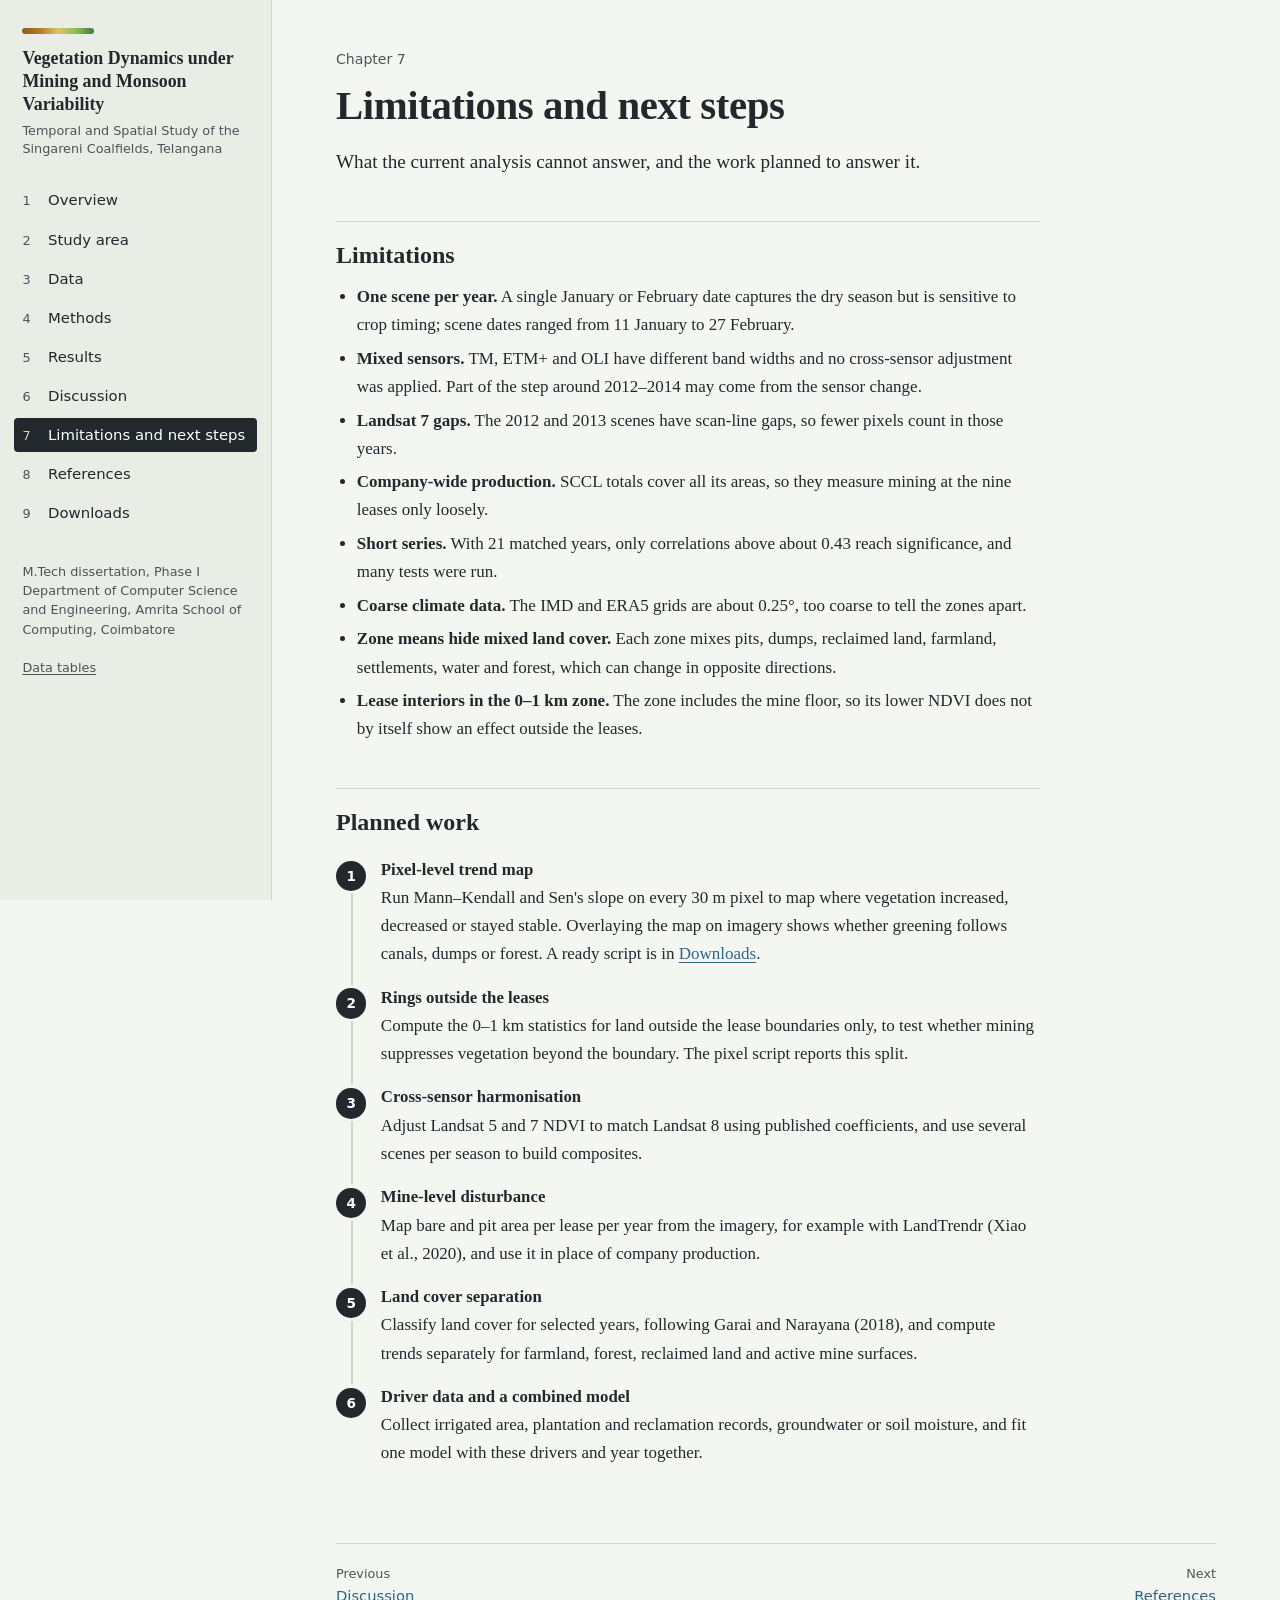
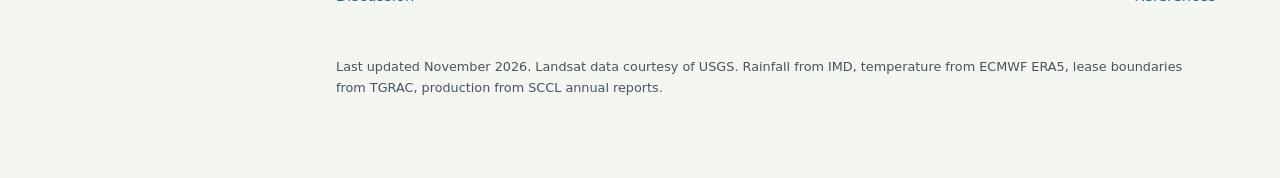
<file: next-steps.html>
<!DOCTYPE html>
<html lang="en">
<head>
<meta charset="utf-8">
<meta name="viewport" content="width=device-width, initial-scale=1">
<title>Limitations and next steps: Vegetation Dynamics under Mining and Monsoon Variability</title>
<meta name="description" content="Limitations of the current analysis and planned work, including pixel-level trend mapping and mine-level disturbance data.">
<link rel="stylesheet" href="assets/style.css">
<link rel="icon" href="data:image/svg+xml,%3Csvg xmlns='http://www.w3.org/2000/svg' viewBox='0 0 16 16'%3E%3Crect width='4' height='16' fill='%23b07d2a'/%3E%3Crect x='4' width='4' height='16' fill='%23d9c46a'/%3E%3Crect x='8' width='4' height='16' fill='%238fbc5a'/%3E%3Crect x='12' width='4' height='16' fill='%233c7a3b'/%3E%3C/svg%3E">
</head>
<body>
<a class="skip" href="#content">Skip to content</a>
<details class="mobile-nav"><summary>Singareni vegetation study</summary><nav class="nav" aria-label="Chapters"><ol><li><a href="index.html">Overview</a></li><li><a href="study-area.html">Study area</a></li><li><a href="data.html">Data</a></li><li><a href="methods.html">Methods</a></li><li><a href="results.html">Results</a></li><li><a href="discussion.html">Discussion</a></li><li><a href="next-steps.html" aria-current="page">Limitations and next steps</a></li><li><a href="references.html">References</a></li><li><a href="downloads.html">Downloads</a></li></ol></nav></details>
<div class="shell">
<aside class="side">
  <a class="brand" href="index.html"><span class="brand-ramp" aria-hidden="true"></span>
    <span class="brand-title">Vegetation Dynamics under Mining and Monsoon Variability</span>
    <span class="brand-sub">Temporal and Spatial Study of the Singareni Coalfields, Telangana</span></a>
  <nav class="nav" aria-label="Chapters"><ol><li><a href="index.html">Overview</a></li><li><a href="study-area.html">Study area</a></li><li><a href="data.html">Data</a></li><li><a href="methods.html">Methods</a></li><li><a href="results.html">Results</a></li><li><a href="discussion.html">Discussion</a></li><li><a href="next-steps.html" aria-current="page">Limitations and next steps</a></li><li><a href="references.html">References</a></li><li><a href="downloads.html">Downloads</a></li></ol></nav>
  <div class="side-foot">M.Tech dissertation, Phase I<br>Department of Computer Science and Engineering, Amrita School of Computing, Coimbatore<br><br><a href="downloads.html">Data tables</a></div>
</aside>
<main id="content">

<div class="col">
<p class="chapter">Chapter 7</p>
<h1>Limitations and next steps</h1>
<p class="lede">What the current analysis cannot answer, and the work planned to answer it.</p>

<h2>Limitations</h2>
<ul>
<li><strong>One scene per year.</strong> A single January or February date captures the dry season but is sensitive to crop timing; scene dates ranged from 11 January to 27 February.</li>
<li><strong>Mixed sensors.</strong> TM, ETM+ and OLI have different band widths and no cross-sensor adjustment was applied. Part of the step around 2012–2014 may come from the sensor change.</li>
<li><strong>Landsat 7 gaps.</strong> The 2012 and 2013 scenes have scan-line gaps, so fewer pixels count in those years.</li>
<li><strong>Company-wide production.</strong> SCCL totals cover all its areas, so they measure mining at the nine leases only loosely.</li>
<li><strong>Short series.</strong> With 21 matched years, only correlations above about 0.43 reach significance, and many tests were run.</li>
<li><strong>Coarse climate data.</strong> The IMD and ERA5 grids are about 0.25°, too coarse to tell the zones apart.</li>
<li><strong>Zone means hide mixed land cover.</strong> Each zone mixes pits, dumps, reclaimed land, farmland, settlements, water and forest, which can change in opposite directions.</li>
<li><strong>Lease interiors in the 0–1 km zone.</strong> The zone includes the mine floor, so its lower NDVI does not by itself show an effect outside the leases.</li>
</ul>

<h2>Planned work</h2>
<ol class="steps">
<li><h3>Pixel-level trend map</h3><p>Run Mann–Kendall and Sen's slope on every 30 m pixel to map where vegetation increased, decreased or stayed stable. Overlaying the map on imagery shows whether greening follows canals, dumps or forest. A ready script is in <a href="downloads.html#code">Downloads</a>.</p></li>
<li><h3>Rings outside the leases</h3><p>Compute the 0–1 km statistics for land outside the lease boundaries only, to test whether mining suppresses vegetation beyond the boundary. The pixel script reports this split.</p></li>
<li><h3>Cross-sensor harmonisation</h3><p>Adjust Landsat 5 and 7 NDVI to match Landsat 8 using published coefficients, and use several scenes per season to build composites.</p></li>
<li><h3>Mine-level disturbance</h3><p>Map bare and pit area per lease per year from the imagery, for example with LandTrendr (Xiao et al., 2020), and use it in place of company production.</p></li>
<li><h3>Land cover separation</h3><p>Classify land cover for selected years, following Garai and Narayana (2018), and compute trends separately for farmland, forest, reclaimed land and active mine surfaces.</p></li>
<li><h3>Driver data and a combined model</h3><p>Collect irrigated area, plantation and reclamation records, groundwater or soil moisture, and fit one model with these drivers and year together.</p></li>
</ol>
</div>

<nav class="pager" aria-label="Previous and next chapter"><a class="prev" href="discussion.html"><span class="dir">Previous</span>Discussion</a><a class="next" href="references.html"><span class="dir">Next</span>References</a></nav>
<p class="foot">Last updated November 2026. Landsat data courtesy of USGS. Rainfall from IMD, temperature from ECMWF ERA5, lease boundaries from TGRAC, production from SCCL annual reports.</p>
</main>
</div>
</body>
</html>
</file>
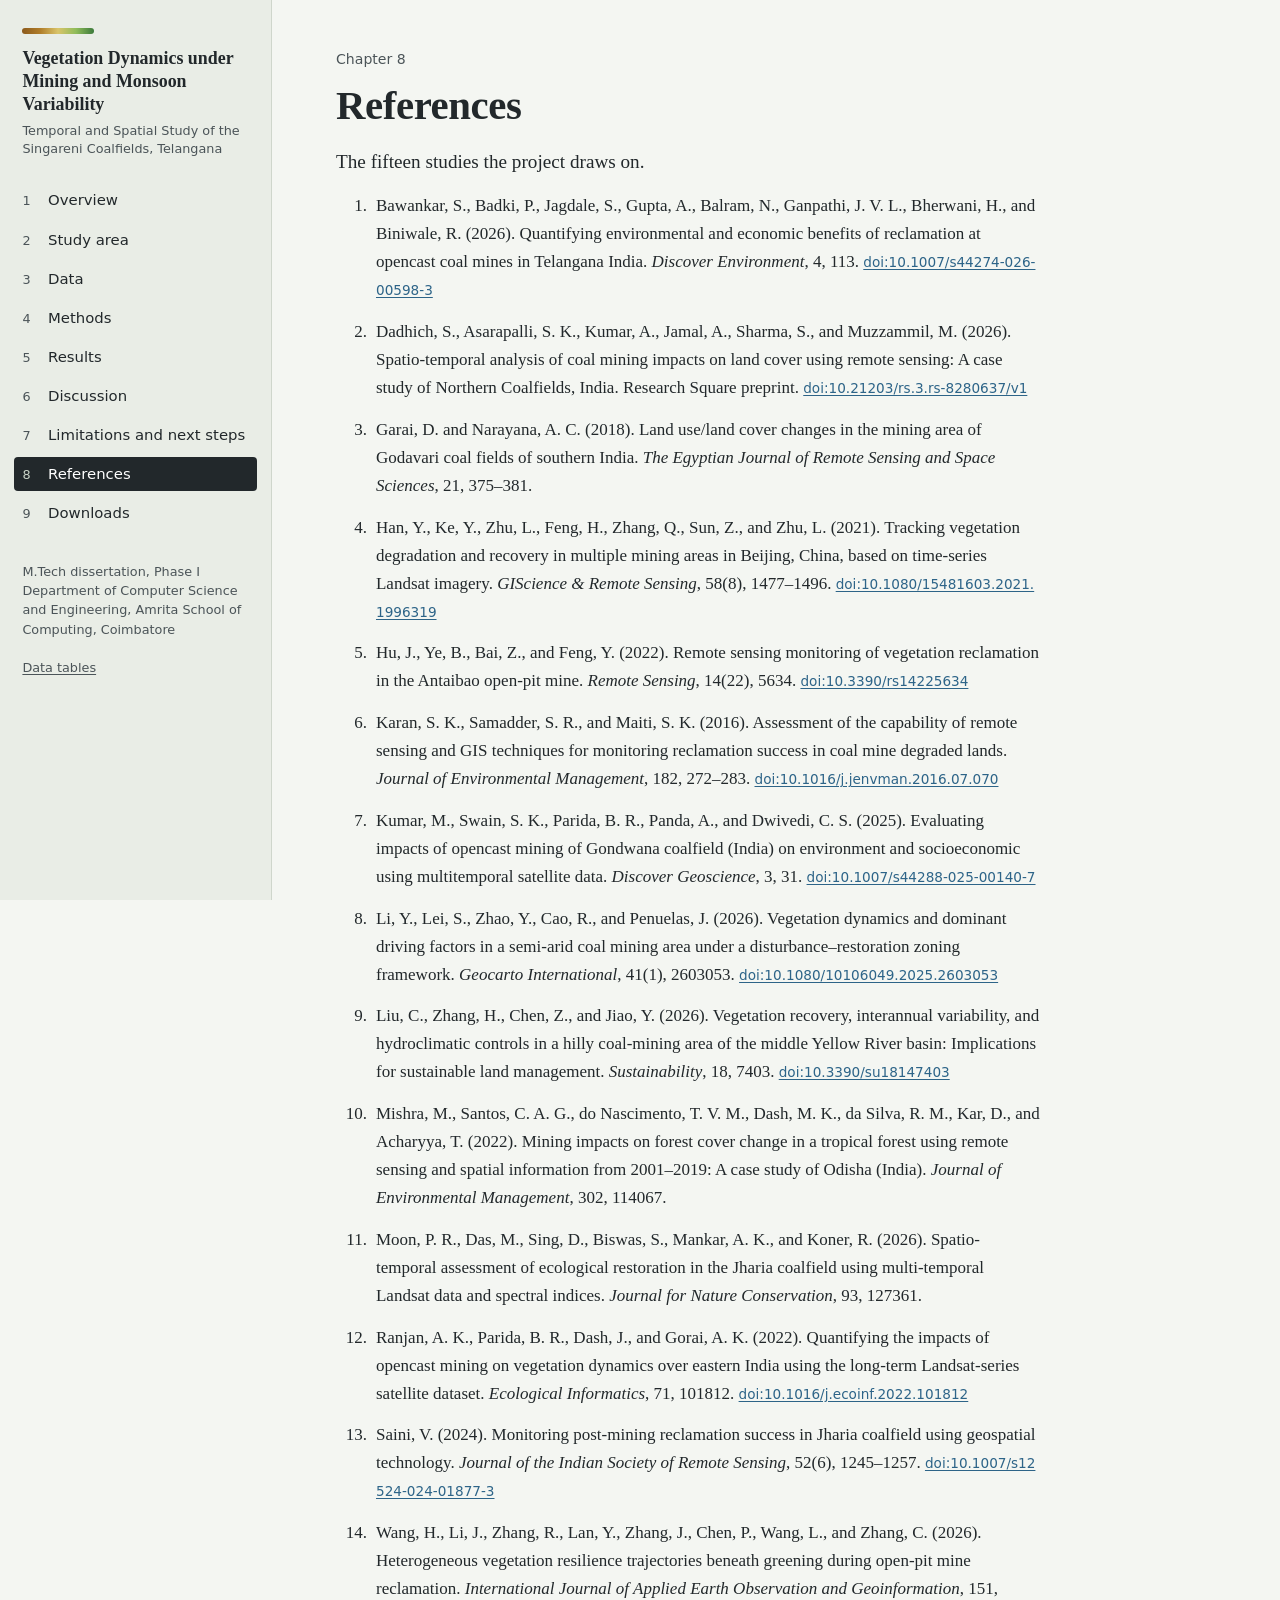
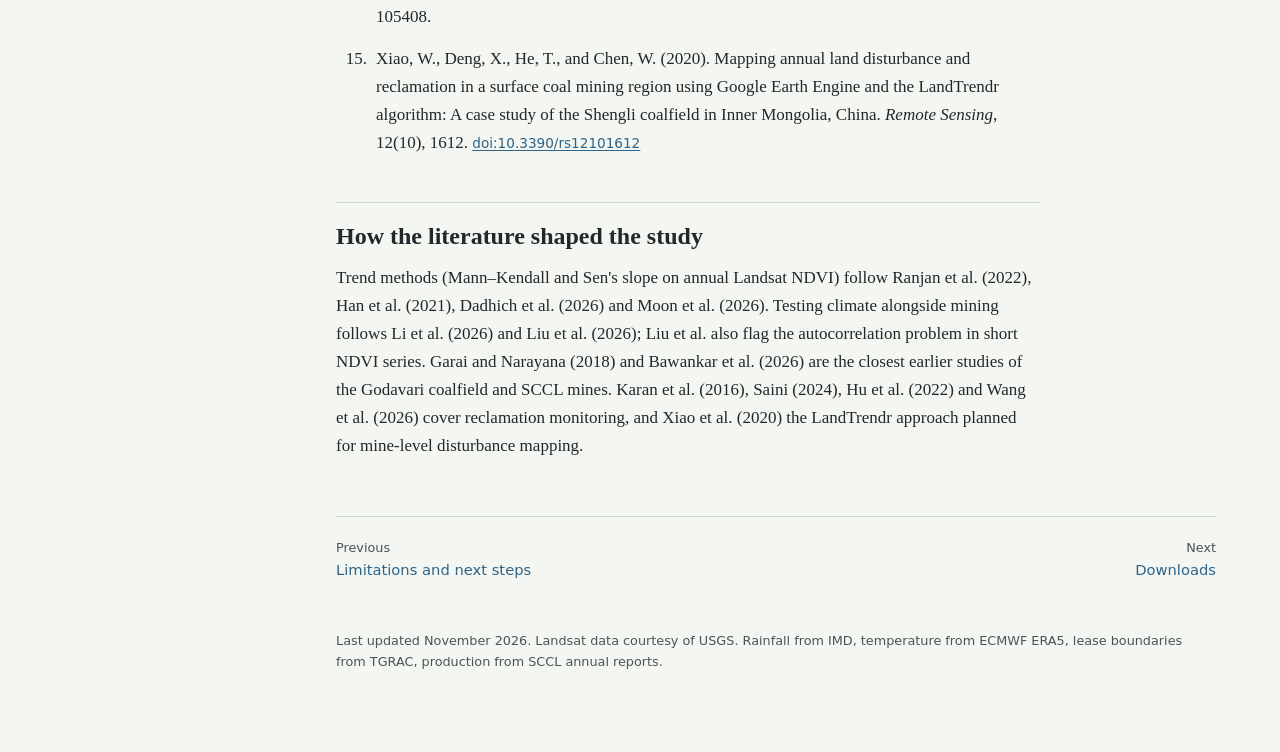
<file: references.html>
<!DOCTYPE html>
<html lang="en">
<head>
<meta charset="utf-8">
<meta name="viewport" content="width=device-width, initial-scale=1">
<title>References: Vegetation Dynamics under Mining and Monsoon Variability</title>
<meta name="description" content="References: fifteen studies on remote sensing of vegetation in coal mining areas.">
<link rel="stylesheet" href="assets/style.css">
<link rel="icon" href="data:image/svg+xml,%3Csvg xmlns='http://www.w3.org/2000/svg' viewBox='0 0 16 16'%3E%3Crect width='4' height='16' fill='%23b07d2a'/%3E%3Crect x='4' width='4' height='16' fill='%23d9c46a'/%3E%3Crect x='8' width='4' height='16' fill='%238fbc5a'/%3E%3Crect x='12' width='4' height='16' fill='%233c7a3b'/%3E%3C/svg%3E">
</head>
<body>
<a class="skip" href="#content">Skip to content</a>
<details class="mobile-nav"><summary>Singareni vegetation study</summary><nav class="nav" aria-label="Chapters"><ol><li><a href="index.html">Overview</a></li><li><a href="study-area.html">Study area</a></li><li><a href="data.html">Data</a></li><li><a href="methods.html">Methods</a></li><li><a href="results.html">Results</a></li><li><a href="discussion.html">Discussion</a></li><li><a href="next-steps.html">Limitations and next steps</a></li><li><a href="references.html" aria-current="page">References</a></li><li><a href="downloads.html">Downloads</a></li></ol></nav></details>
<div class="shell">
<aside class="side">
  <a class="brand" href="index.html"><span class="brand-ramp" aria-hidden="true"></span>
    <span class="brand-title">Vegetation Dynamics under Mining and Monsoon Variability</span>
    <span class="brand-sub">Temporal and Spatial Study of the Singareni Coalfields, Telangana</span></a>
  <nav class="nav" aria-label="Chapters"><ol><li><a href="index.html">Overview</a></li><li><a href="study-area.html">Study area</a></li><li><a href="data.html">Data</a></li><li><a href="methods.html">Methods</a></li><li><a href="results.html">Results</a></li><li><a href="discussion.html">Discussion</a></li><li><a href="next-steps.html">Limitations and next steps</a></li><li><a href="references.html" aria-current="page">References</a></li><li><a href="downloads.html">Downloads</a></li></ol></nav>
  <div class="side-foot">M.Tech dissertation, Phase I<br>Department of Computer Science and Engineering, Amrita School of Computing, Coimbatore<br><br><a href="downloads.html">Data tables</a></div>
</aside>
<main id="content">

<div class="col">
<p class="chapter">Chapter 8</p>
<h1>References</h1>
<p class="lede">The fifteen studies the project draws on.</p>
<ol class="refs"><li>Bawankar, S., Badki, P., Jagdale, S., Gupta, A., Balram, N., Ganpathi, J. V. L., Bherwani, H., and Biniwale, R. (2026). Quantifying environmental and economic benefits of reclamation at opencast coal mines in Telangana India. <i>Discover Environment</i>, 4, 113. <span class="doi"><a href="https://doi.org/10.1007/s44274-026-00598-3">doi:10.1007/s44274-026-00598-3</a></span></li><li>Dadhich, S., Asarapalli, S. K., Kumar, A., Jamal, A., Sharma, S., and Muzzammil, M. (2026). Spatio-temporal analysis of coal mining impacts on land cover using remote sensing: A case study of Northern Coalfields, India. Research Square preprint. <span class="doi"><a href="https://doi.org/10.21203/rs.3.rs-8280637/v1">doi:10.21203/rs.3.rs-8280637/v1</a></span></li><li>Garai, D. and Narayana, A. C. (2018). Land use/land cover changes in the mining area of Godavari coal fields of southern India. <i>The Egyptian Journal of Remote Sensing and Space Sciences</i>, 21, 375–381.</li><li>Han, Y., Ke, Y., Zhu, L., Feng, H., Zhang, Q., Sun, Z., and Zhu, L. (2021). Tracking vegetation degradation and recovery in multiple mining areas in Beijing, China, based on time-series Landsat imagery. <i>GIScience &amp; Remote Sensing</i>, 58(8), 1477–1496. <span class="doi"><a href="https://doi.org/10.1080/15481603.2021.1996319">doi:10.1080/15481603.2021.1996319</a></span></li><li>Hu, J., Ye, B., Bai, Z., and Feng, Y. (2022). Remote sensing monitoring of vegetation reclamation in the Antaibao open-pit mine. <i>Remote Sensing</i>, 14(22), 5634. <span class="doi"><a href="https://doi.org/10.3390/rs14225634">doi:10.3390/rs14225634</a></span></li><li>Karan, S. K., Samadder, S. R., and Maiti, S. K. (2016). Assessment of the capability of remote sensing and GIS techniques for monitoring reclamation success in coal mine degraded lands. <i>Journal of Environmental Management</i>, 182, 272–283. <span class="doi"><a href="https://doi.org/10.1016/j.jenvman.2016.07.070">doi:10.1016/j.jenvman.2016.07.070</a></span></li><li>Kumar, M., Swain, S. K., Parida, B. R., Panda, A., and Dwivedi, C. S. (2025). Evaluating impacts of opencast mining of Gondwana coalfield (India) on environment and socioeconomic using multitemporal satellite data. <i>Discover Geoscience</i>, 3, 31. <span class="doi"><a href="https://doi.org/10.1007/s44288-025-00140-7">doi:10.1007/s44288-025-00140-7</a></span></li><li>Li, Y., Lei, S., Zhao, Y., Cao, R., and Penuelas, J. (2026). Vegetation dynamics and dominant driving factors in a semi-arid coal mining area under a disturbance–restoration zoning framework. <i>Geocarto International</i>, 41(1), 2603053. <span class="doi"><a href="https://doi.org/10.1080/10106049.2025.2603053">doi:10.1080/10106049.2025.2603053</a></span></li><li>Liu, C., Zhang, H., Chen, Z., and Jiao, Y. (2026). Vegetation recovery, interannual variability, and hydroclimatic controls in a hilly coal-mining area of the middle Yellow River basin: Implications for sustainable land management. <i>Sustainability</i>, 18, 7403. <span class="doi"><a href="https://doi.org/10.3390/su18147403">doi:10.3390/su18147403</a></span></li><li>Mishra, M., Santos, C. A. G., do Nascimento, T. V. M., Dash, M. K., da Silva, R. M., Kar, D., and Acharyya, T. (2022). Mining impacts on forest cover change in a tropical forest using remote sensing and spatial information from 2001–2019: A case study of Odisha (India). <i>Journal of Environmental Management</i>, 302, 114067.</li><li>Moon, P. R., Das, M., Sing, D., Biswas, S., Mankar, A. K., and Koner, R. (2026). Spatio-temporal assessment of ecological restoration in the Jharia coalfield using multi-temporal Landsat data and spectral indices. <i>Journal for Nature Conservation</i>, 93, 127361.</li><li>Ranjan, A. K., Parida, B. R., Dash, J., and Gorai, A. K. (2022). Quantifying the impacts of opencast mining on vegetation dynamics over eastern India using the long-term Landsat-series satellite dataset. <i>Ecological Informatics</i>, 71, 101812. <span class="doi"><a href="https://doi.org/10.1016/j.ecoinf.2022.101812">doi:10.1016/j.ecoinf.2022.101812</a></span></li><li>Saini, V. (2024). Monitoring post-mining reclamation success in Jharia coalfield using geospatial technology. <i>Journal of the Indian Society of Remote Sensing</i>, 52(6), 1245–1257. <span class="doi"><a href="https://doi.org/10.1007/s12524-024-01877-3">doi:10.1007/s12524-024-01877-3</a></span></li><li>Wang, H., Li, J., Zhang, R., Lan, Y., Zhang, J., Chen, P., Wang, L., and Zhang, C. (2026). Heterogeneous vegetation resilience trajectories beneath greening during open-pit mine reclamation. <i>International Journal of Applied Earth Observation and Geoinformation</i>, 151, 105408.</li><li>Xiao, W., Deng, X., He, T., and Chen, W. (2020). Mapping annual land disturbance and reclamation in a surface coal mining region using Google Earth Engine and the LandTrendr algorithm: A case study of the Shengli coalfield in Inner Mongolia, China. <i>Remote Sensing</i>, 12(10), 1612. <span class="doi"><a href="https://doi.org/10.3390/rs12101612">doi:10.3390/rs12101612</a></span></li></ol>

<h2>How the literature shaped the study</h2>
<p>Trend methods (Mann–Kendall and Sen's slope on annual Landsat NDVI) follow Ranjan et al. (2022), Han et al. (2021), Dadhich et al. (2026) and Moon et al. (2026). Testing climate alongside mining follows Li et al. (2026) and Liu et al. (2026); Liu et al. also flag the autocorrelation problem in short NDVI series. Garai and Narayana (2018) and Bawankar et al. (2026) are the closest earlier studies of the Godavari coalfield and SCCL mines. Karan et al. (2016), Saini (2024), Hu et al. (2022) and Wang et al. (2026) cover reclamation monitoring, and Xiao et al. (2020) the LandTrendr approach planned for mine-level disturbance mapping.</p>
</div>

<nav class="pager" aria-label="Previous and next chapter"><a class="prev" href="next-steps.html"><span class="dir">Previous</span>Limitations and next steps</a><a class="next" href="downloads.html"><span class="dir">Next</span>Downloads</a></nav>
<p class="foot">Last updated November 2026. Landsat data courtesy of USGS. Rainfall from IMD, temperature from ECMWF ERA5, lease boundaries from TGRAC, production from SCCL annual reports.</p>
</main>
</div>
</body>
</html>
</file>
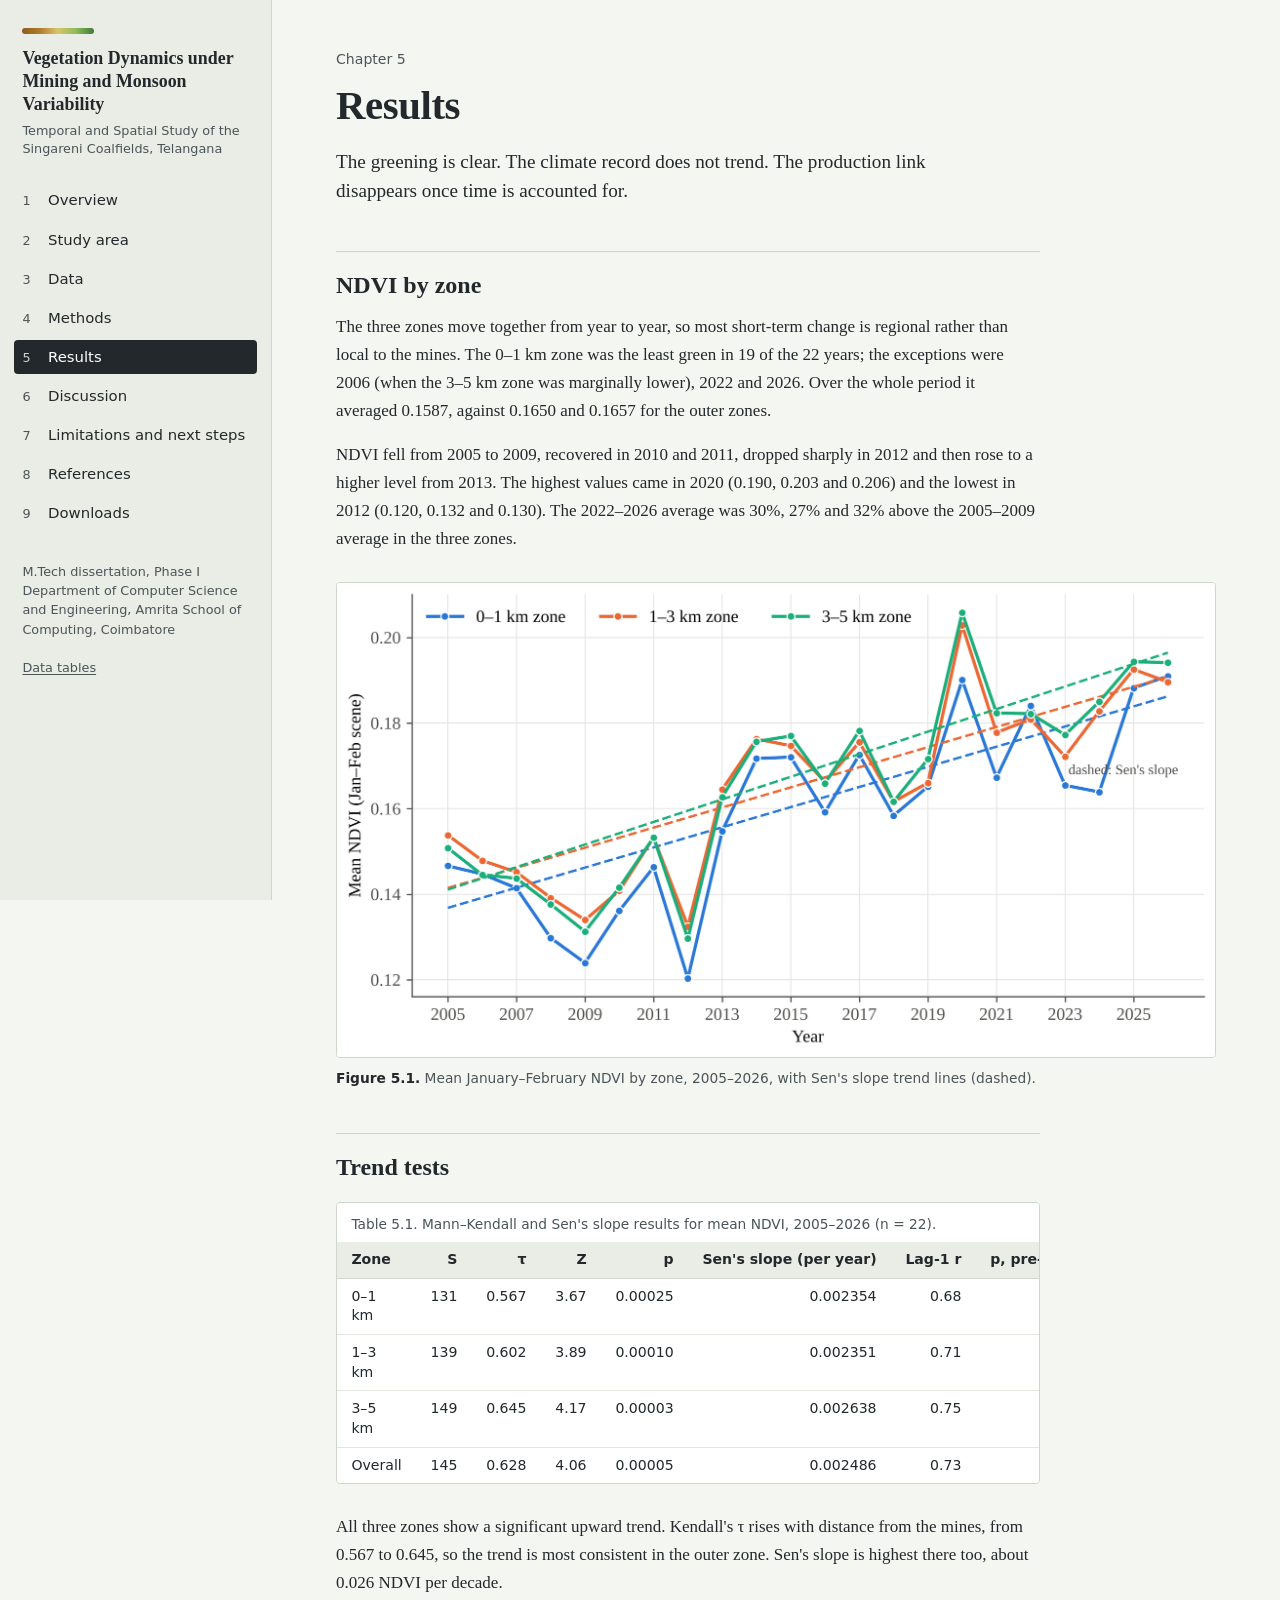
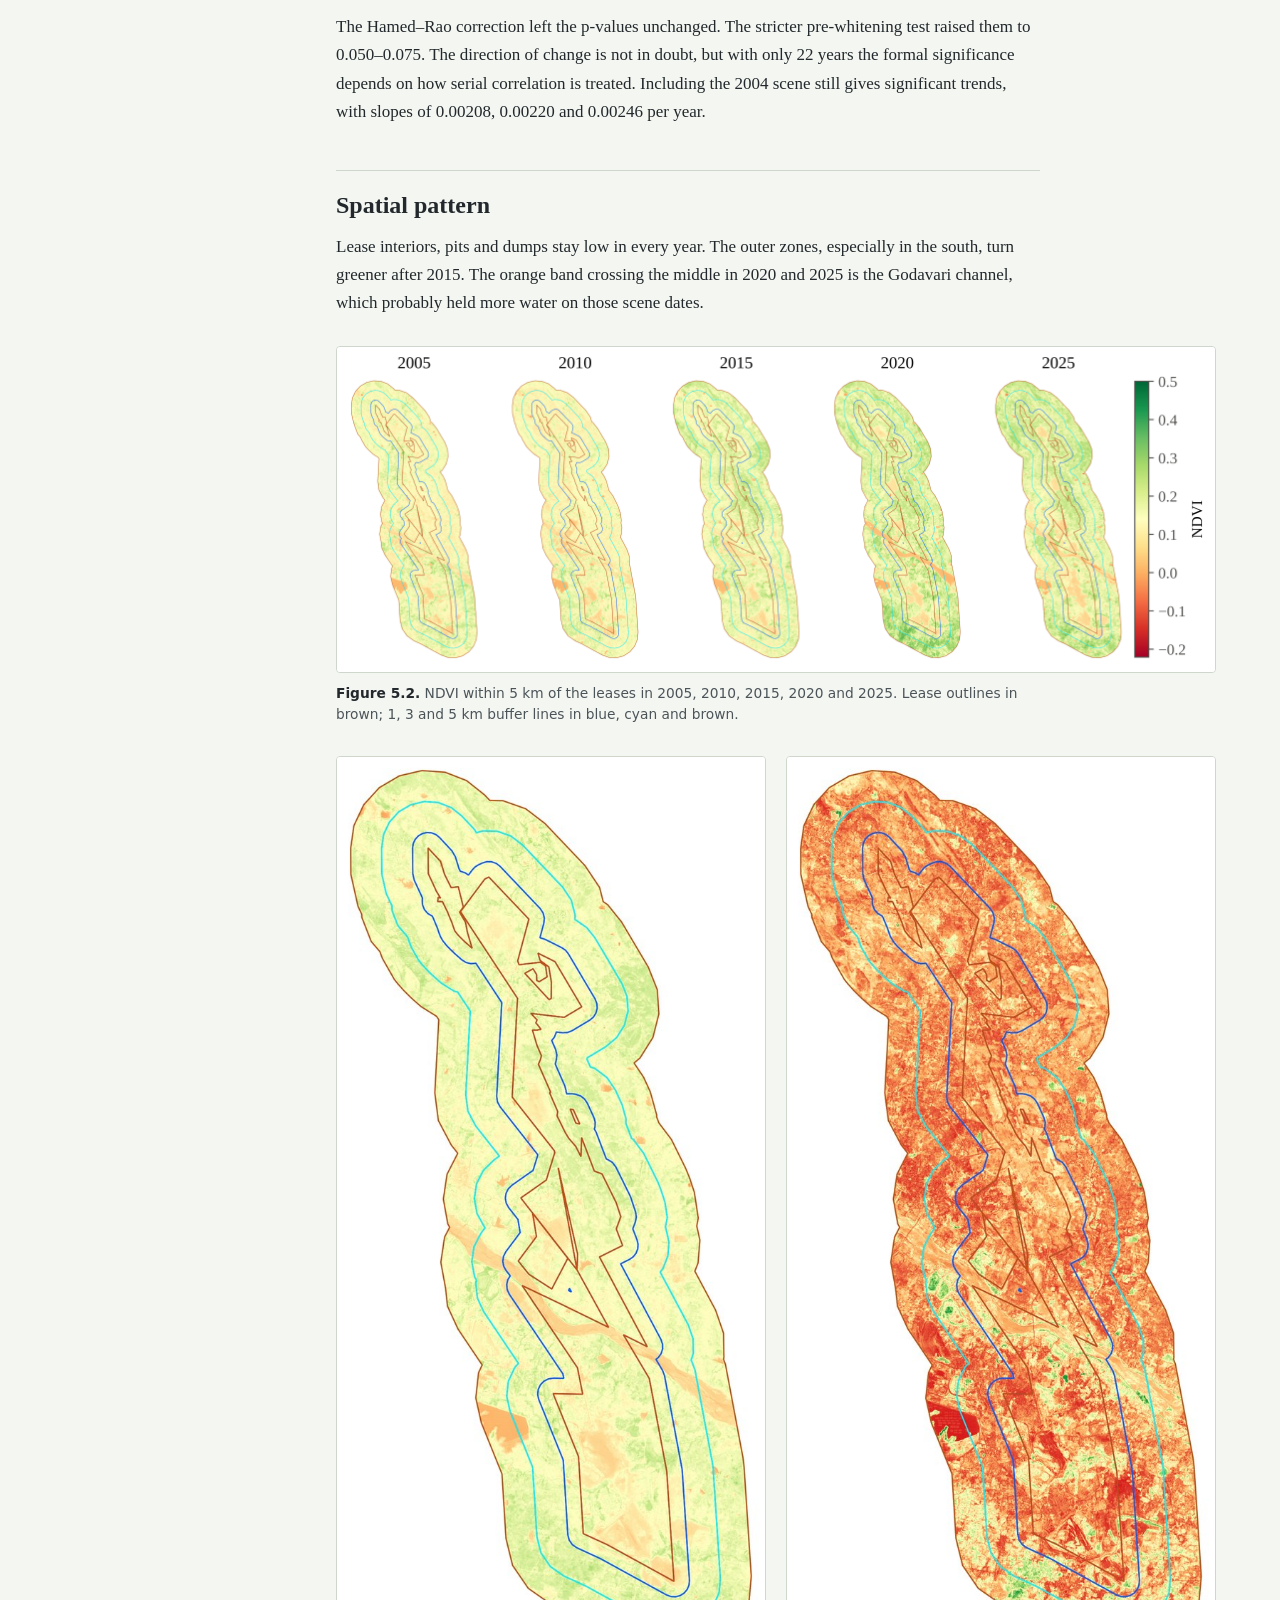
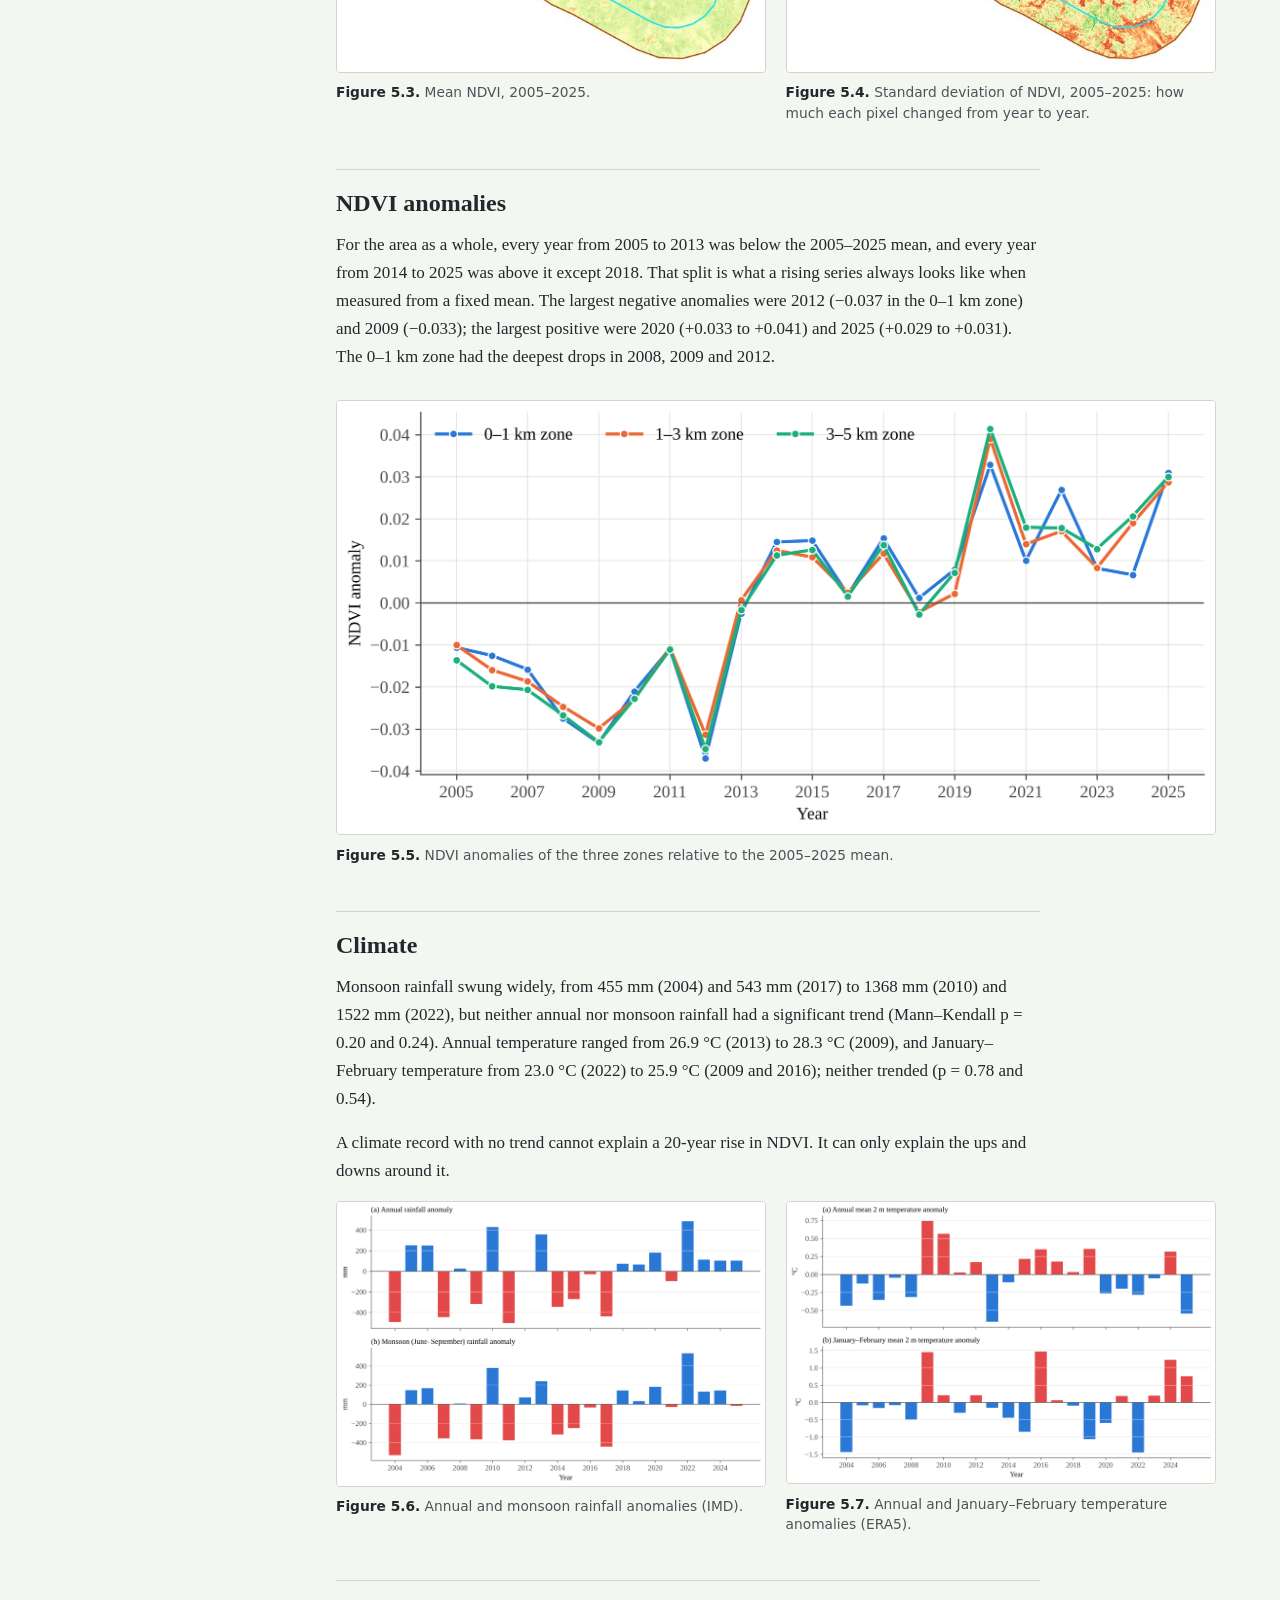
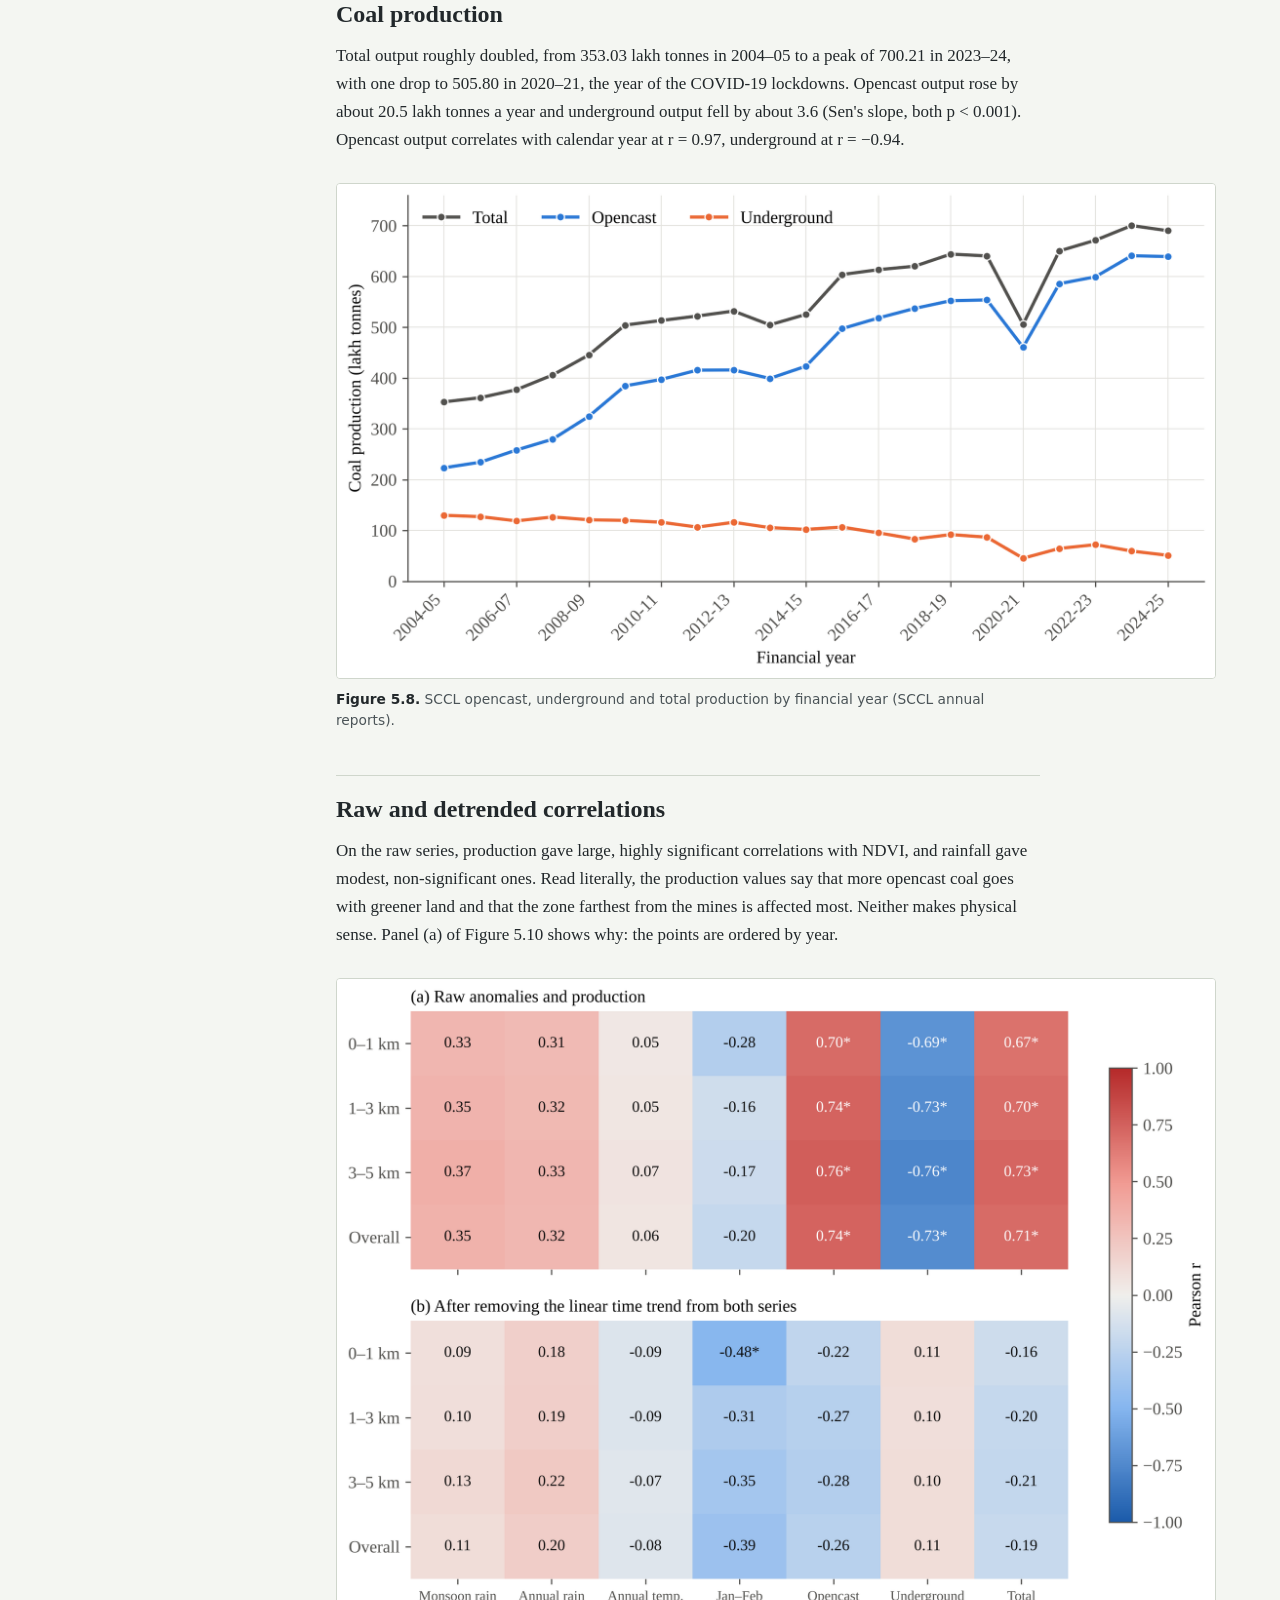
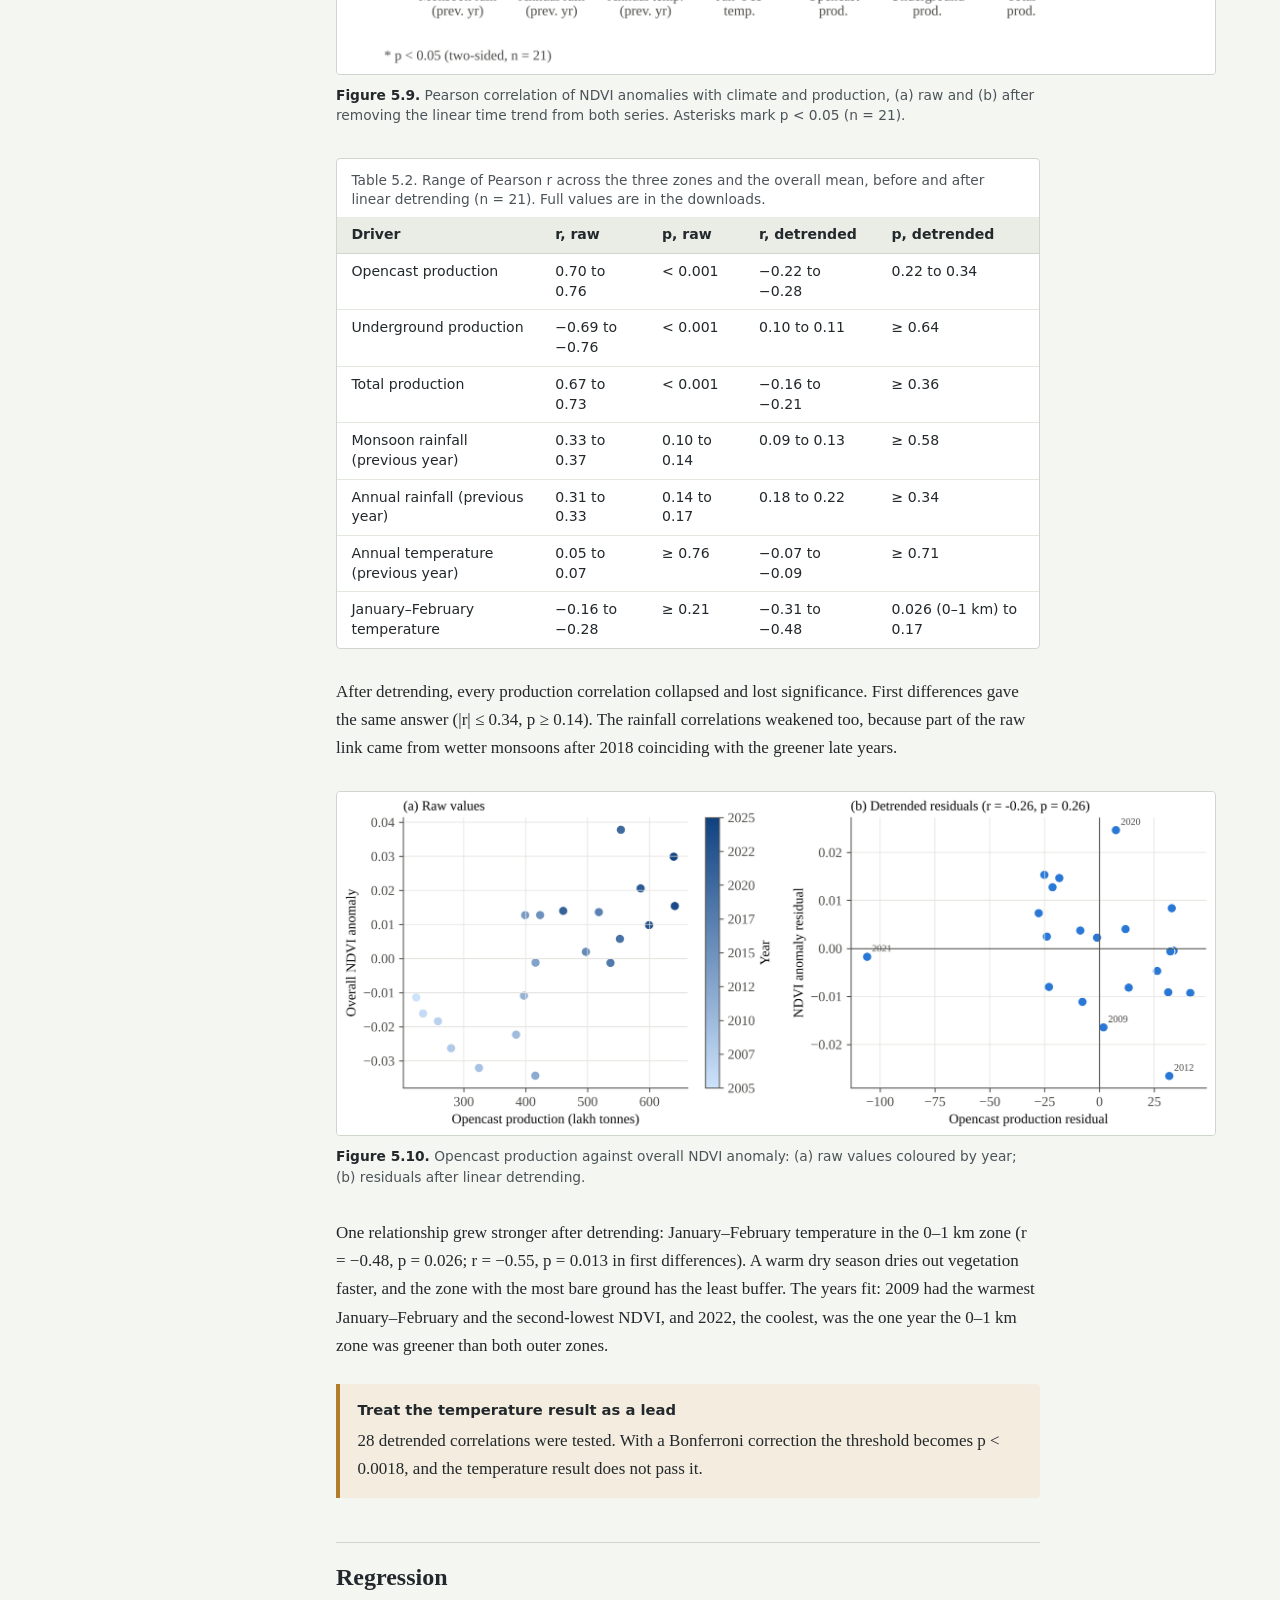
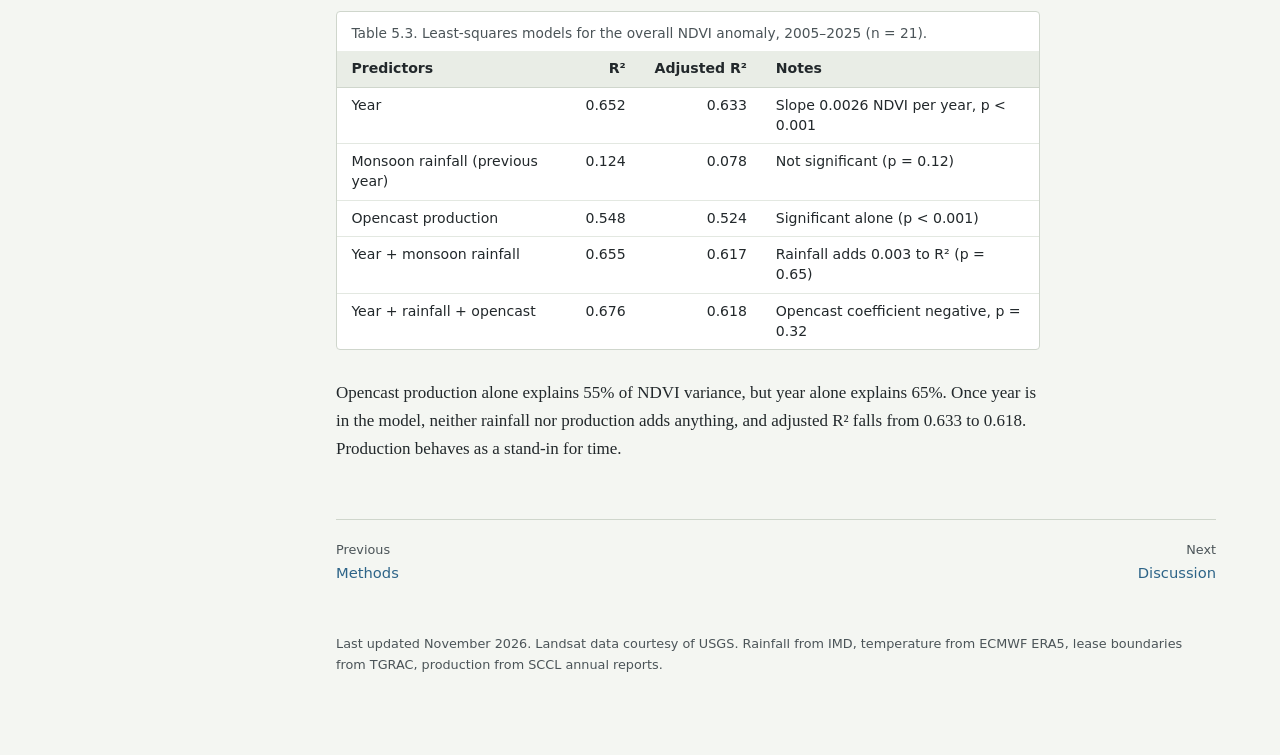
<file: results.html>
<!DOCTYPE html>
<html lang="en">
<head>
<meta charset="utf-8">
<meta name="viewport" content="width=device-width, initial-scale=1">
<title>Results: Vegetation Dynamics under Mining and Monsoon Variability</title>
<meta name="description" content="Results: NDVI trends by zone, spatial maps, anomalies, climate and production records, raw versus detrended correlations and regression.">
<link rel="stylesheet" href="assets/style.css">
<link rel="icon" href="data:image/svg+xml,%3Csvg xmlns='http://www.w3.org/2000/svg' viewBox='0 0 16 16'%3E%3Crect width='4' height='16' fill='%23b07d2a'/%3E%3Crect x='4' width='4' height='16' fill='%23d9c46a'/%3E%3Crect x='8' width='4' height='16' fill='%238fbc5a'/%3E%3Crect x='12' width='4' height='16' fill='%233c7a3b'/%3E%3C/svg%3E">
</head>
<body>
<a class="skip" href="#content">Skip to content</a>
<details class="mobile-nav"><summary>Singareni vegetation study</summary><nav class="nav" aria-label="Chapters"><ol><li><a href="index.html">Overview</a></li><li><a href="study-area.html">Study area</a></li><li><a href="data.html">Data</a></li><li><a href="methods.html">Methods</a></li><li><a href="results.html" aria-current="page">Results</a></li><li><a href="discussion.html">Discussion</a></li><li><a href="next-steps.html">Limitations and next steps</a></li><li><a href="references.html">References</a></li><li><a href="downloads.html">Downloads</a></li></ol></nav></details>
<div class="shell">
<aside class="side">
  <a class="brand" href="index.html"><span class="brand-ramp" aria-hidden="true"></span>
    <span class="brand-title">Vegetation Dynamics under Mining and Monsoon Variability</span>
    <span class="brand-sub">Temporal and Spatial Study of the Singareni Coalfields, Telangana</span></a>
  <nav class="nav" aria-label="Chapters"><ol><li><a href="index.html">Overview</a></li><li><a href="study-area.html">Study area</a></li><li><a href="data.html">Data</a></li><li><a href="methods.html">Methods</a></li><li><a href="results.html" aria-current="page">Results</a></li><li><a href="discussion.html">Discussion</a></li><li><a href="next-steps.html">Limitations and next steps</a></li><li><a href="references.html">References</a></li><li><a href="downloads.html">Downloads</a></li></ol></nav>
  <div class="side-foot">M.Tech dissertation, Phase I<br>Department of Computer Science and Engineering, Amrita School of Computing, Coimbatore<br><br><a href="downloads.html">Data tables</a></div>
</aside>
<main id="content">

<div class="col">
<p class="chapter">Chapter 5</p>
<h1>Results</h1>
<p class="lede">The greening is clear. The climate record does not trend. The production link disappears once time is accounted for.</p>

<h2>NDVI by zone</h2>
<p>The three zones move together from year to year, so most short-term change is regional rather than local to the mines. The 0–1 km zone was the least green in 19 of the 22 years; the exceptions were 2006 (when the 3–5 km zone was marginally lower), 2022 and 2026. Over the whole period it averaged 0.1587, against 0.1650 and 0.1657 for the outer zones.</p>
<p>NDVI fell from 2005 to 2009, recovered in 2010 and 2011, dropped sharply in 2012 and then rose to a higher level from 2013. The highest values came in 2020 (0.190, 0.203 and 0.206) and the lowest in 2012 (0.120, 0.132 and 0.130). The 2022–2026 average was 30%, 27% and 32% above the 2005–2009 average in the three zones.</p>
</div>
<div class="wide"><figure><img src="assets/img/ndvi_zone_trend.png" alt="Line chart of NDVI for three zones from 2005 to 2026, all rising from about 0.14 to about 0.19, with dashed trend lines." loading="lazy"><figcaption><b>Figure 5.1.</b> Mean January–February NDVI by zone, 2005–2026, with Sen's slope trend lines (dashed).</figcaption></figure></div>
<div class="col">
<h2>Trend tests</h2>
<div class="table-wrap"><table><caption>Table 5.1. Mann–Kendall and Sen's slope results for mean NDVI, 2005–2026 (n = 22).</caption><thead><tr><th scope="col">Zone</th><th scope="col" class="num">S</th><th scope="col" class="num">τ</th><th scope="col" class="num">Z</th><th scope="col" class="num">p</th><th scope="col" class="num">Sen's slope (per year)</th><th scope="col" class="num">Lag-1 r</th><th scope="col" class="num">p, pre-whitened</th></tr></thead><tbody><tr><td>0–1 km</td><td class="num">131</td><td class="num">0.567</td><td class="num">3.67</td><td class="num">0.00025</td><td class="num">0.002354</td><td class="num">0.68</td><td class="num">0.075</td></tr><tr><td>1–3 km</td><td class="num">139</td><td class="num">0.602</td><td class="num">3.89</td><td class="num">0.00010</td><td class="num">0.002351</td><td class="num">0.71</td><td class="num">0.050</td></tr><tr><td>3–5 km</td><td class="num">149</td><td class="num">0.645</td><td class="num">4.17</td><td class="num">0.00003</td><td class="num">0.002638</td><td class="num">0.75</td><td class="num">0.065</td></tr><tr><td>Overall</td><td class="num">145</td><td class="num">0.628</td><td class="num">4.06</td><td class="num">0.00005</td><td class="num">0.002486</td><td class="num">0.73</td><td class="num">0.050</td></tr></tbody></table></div>
<p>All three zones show a significant upward trend. Kendall's τ rises with distance from the mines, from 0.567 to 0.645, so the trend is most consistent in the outer zone. Sen's slope is highest there too, about 0.026 NDVI per decade.</p>
<p>The Hamed–Rao correction left the p-values unchanged. The stricter pre-whitening test raised them to 0.050–0.075. The direction of change is not in doubt, but with only 22 years the formal significance depends on how serial correlation is treated. Including the 2004 scene still gives significant trends, with slopes of 0.00208, 0.00220 and 0.00246 per year.</p>

<h2>Spatial pattern</h2>
<p>Lease interiors, pits and dumps stay low in every year. The outer zones, especially in the south, turn greener after 2015. The orange band crossing the middle in 2020 and 2025 is the Godavari channel, which probably held more water on those scene dates.</p>
</div>
<div class="wide">
<figure><img src="assets/img/ndvi_selected_years.png" alt="Five maps of NDVI around the leases for 2005, 2010, 2015, 2020 and 2025, becoming greener in later years outside the leases." loading="lazy"><figcaption><b>Figure 5.2.</b> NDVI within 5 km of the leases in 2005, 2010, 2015, 2020 and 2025. Lease outlines in brown; 1, 3 and 5 km buffer lines in blue, cyan and brown.</figcaption></figure>
<div class="fig-pair">
<figure><img src="assets/img/mean_ndvi_map.jpg" alt="Map of mean NDVI 2005 to 2025 around the leases." loading="lazy"><figcaption><b>Figure 5.3.</b> Mean NDVI, 2005–2025.</figcaption></figure>
<figure><img src="assets/img/sd_ndvi_map.jpg" alt="Map of the year-to-year standard deviation of NDVI around the leases." loading="lazy"><figcaption><b>Figure 5.4.</b> Standard deviation of NDVI, 2005–2025: how much each pixel changed from year to year.</figcaption></figure>
</div>
</div>
<div class="col">
<h2>NDVI anomalies</h2>
<p>For the area as a whole, every year from 2005 to 2013 was below the 2005–2025 mean, and every year from 2014 to 2025 was above it except 2018. That split is what a rising series always looks like when measured from a fixed mean. The largest negative anomalies were 2012 (−0.037 in the 0–1 km zone) and 2009 (−0.033); the largest positive were 2020 (+0.033 to +0.041) and 2025 (+0.029 to +0.031). The 0–1 km zone had the deepest drops in 2008, 2009 and 2012.</p>
</div>
<div class="wide"><figure><img src="assets/img/ndvi_anomaly.png" alt="Line chart of NDVI anomalies, negative from 2005 to 2013 with a low in 2012, mostly positive from 2014 with peaks in 2020 and 2025." loading="lazy"><figcaption><b>Figure 5.5.</b> NDVI anomalies of the three zones relative to the 2005–2025 mean.</figcaption></figure></div>

<div class="col">
<h2>Climate</h2>
<p>Monsoon rainfall swung widely, from 455 mm (2004) and 543 mm (2017) to 1368 mm (2010) and 1522 mm (2022), but neither annual nor monsoon rainfall had a significant trend (Mann–Kendall p = 0.20 and 0.24). Annual temperature ranged from 26.9 °C (2013) to 28.3 °C (2009), and January–February temperature from 23.0 °C (2022) to 25.9 °C (2009 and 2016); neither trended (p = 0.78 and 0.54).</p>
<p>A climate record with no trend cannot explain a 20-year rise in NDVI. It can only explain the ups and downs around it.</p>
</div>
<div class="wide"><div class="fig-pair">
<figure><img src="assets/img/rain_anomaly.png" alt="Bar charts of annual and June to September rainfall anomalies from 2004 to 2025, alternating between wet and dry years with no clear trend." loading="lazy"><figcaption><b>Figure 5.6.</b> Annual and monsoon rainfall anomalies (IMD).</figcaption></figure>
<figure><img src="assets/img/temp_anomaly.png" alt="Bar charts of annual and January to February temperature anomalies from 2004 to 2025 with no clear trend." loading="lazy"><figcaption><b>Figure 5.7.</b> Annual and January–February temperature anomalies (ERA5).</figcaption></figure>
</div></div>

<div class="col">
<h2>Coal production</h2>
<p>Total output roughly doubled, from 353.03 lakh tonnes in 2004–05 to a peak of 700.21 in 2023–24, with one drop to 505.80 in 2020–21, the year of the COVID-19 lockdowns. Opencast output rose by about 20.5 lakh tonnes a year and underground output fell by about 3.6 (Sen's slope, both p &lt; 0.001). Opencast output correlates with calendar year at r = 0.97, underground at r = −0.94.</p>
</div>
<div class="wide"><figure><img src="assets/img/sccl_production.png" alt="Line chart of SCCL production from 2004-05 to 2024-25: total and opencast rising steadily with a dip in 2020-21, underground falling." loading="lazy"><figcaption><b>Figure 5.8.</b> SCCL opencast, underground and total production by financial year (SCCL annual reports).</figcaption></figure></div>

<div class="col">
<h2>Raw and detrended correlations</h2>
<p>On the raw series, production gave large, highly significant correlations with NDVI, and rainfall gave modest, non-significant ones. Read literally, the production values say that more opencast coal goes with greener land and that the zone farthest from the mines is affected most. Neither makes physical sense. Panel (a) of Figure 5.10 shows why: the points are ordered by year.</p>
</div>
<div class="wide"><figure><img src="assets/img/corr_raw_vs_detrended.png" alt="Two heatmaps. In the raw panel the production columns show strong red and blue values around plus and minus 0.7. In the detrended panel the production values are pale, between minus 0.28 and 0.11, and only January to February temperature in the 0 to 1 km zone is starred at minus 0.48." loading="lazy"><figcaption><b>Figure 5.9.</b> Pearson correlation of NDVI anomalies with climate and production, (a) raw and (b) after removing the linear time trend from both series. Asterisks mark p &lt; 0.05 (n = 21).</figcaption></figure></div>
<div class="col">
<div class="table-wrap"><table><caption>Table 5.2. Range of Pearson r across the three zones and the overall mean, before and after linear detrending (n = 21). Full values are in the downloads.</caption><thead><tr><th scope="col">Driver</th><th scope="col">r, raw</th><th scope="col">p, raw</th><th scope="col">r, detrended</th><th scope="col">p, detrended</th></tr></thead><tbody><tr><td>Opencast production</td><td>0.70 to 0.76</td><td>< 0.001</td><td>−0.22 to −0.28</td><td>0.22 to 0.34</td></tr><tr><td>Underground production</td><td>−0.69 to −0.76</td><td>< 0.001</td><td>0.10 to 0.11</td><td>≥ 0.64</td></tr><tr><td>Total production</td><td>0.67 to 0.73</td><td>< 0.001</td><td>−0.16 to −0.21</td><td>≥ 0.36</td></tr><tr><td>Monsoon rainfall (previous year)</td><td>0.33 to 0.37</td><td>0.10 to 0.14</td><td>0.09 to 0.13</td><td>≥ 0.58</td></tr><tr><td>Annual rainfall (previous year)</td><td>0.31 to 0.33</td><td>0.14 to 0.17</td><td>0.18 to 0.22</td><td>≥ 0.34</td></tr><tr><td>Annual temperature (previous year)</td><td>0.05 to 0.07</td><td>≥ 0.76</td><td>−0.07 to −0.09</td><td>≥ 0.71</td></tr><tr><td>January–February temperature</td><td>−0.16 to −0.28</td><td>≥ 0.21</td><td>−0.31 to −0.48</td><td>0.026 (0–1 km) to 0.17</td></tr></tbody></table></div>
<p>After detrending, every production correlation collapsed and lost significance. First differences gave the same answer (|r| ≤ 0.34, p ≥ 0.14). The rainfall correlations weakened too, because part of the raw link came from wetter monsoons after 2018 coinciding with the greener late years.</p>
</div>
<div class="wide"><figure><img src="assets/img/oc_vs_ndvi_scatter.png" alt="Two scatter plots. In the raw plot points rise from lower left to upper right and are ordered by year. In the detrended plot the points form a cloud with no slope." loading="lazy"><figcaption><b>Figure 5.10.</b> Opencast production against overall NDVI anomaly: (a) raw values coloured by year; (b) residuals after linear detrending.</figcaption></figure></div>
<div class="col">
<p>One relationship grew stronger after detrending: January–February temperature in the 0–1 km zone (r = −0.48, p = 0.026; r = −0.55, p = 0.013 in first differences). A warm dry season dries out vegetation faster, and the zone with the most bare ground has the least buffer. The years fit: 2009 had the warmest January–February and the second-lowest NDVI, and 2022, the coolest, was the one year the 0–1 km zone was greener than both outer zones.</p>
<div class="note caution"><p class="note-title">Treat the temperature result as a lead</p><p>28 detrended correlations were tested. With a Bonferroni correction the threshold becomes p &lt; 0.0018, and the temperature result does not pass it.</p></div>

<h2>Regression</h2>
<div class="table-wrap"><table><caption>Table 5.3. Least-squares models for the overall NDVI anomaly, 2005–2025 (n = 21).</caption><thead><tr><th scope="col">Predictors</th><th scope="col" class="num">R²</th><th scope="col" class="num">Adjusted R²</th><th scope="col">Notes</th></tr></thead><tbody><tr><td>Year</td><td class="num">0.652</td><td class="num">0.633</td><td>Slope 0.0026 NDVI per year, p < 0.001</td></tr><tr><td>Monsoon rainfall (previous year)</td><td class="num">0.124</td><td class="num">0.078</td><td>Not significant (p = 0.12)</td></tr><tr><td>Opencast production</td><td class="num">0.548</td><td class="num">0.524</td><td>Significant alone (p < 0.001)</td></tr><tr><td>Year + monsoon rainfall</td><td class="num">0.655</td><td class="num">0.617</td><td>Rainfall adds 0.003 to R² (p = 0.65)</td></tr><tr><td>Year + rainfall + opencast</td><td class="num">0.676</td><td class="num">0.618</td><td>Opencast coefficient negative, p = 0.32</td></tr></tbody></table></div>
<p>Opencast production alone explains 55% of NDVI variance, but year alone explains 65%. Once year is in the model, neither rainfall nor production adds anything, and adjusted R² falls from 0.633 to 0.618. Production behaves as a stand-in for time.</p>
</div>

<nav class="pager" aria-label="Previous and next chapter"><a class="prev" href="methods.html"><span class="dir">Previous</span>Methods</a><a class="next" href="discussion.html"><span class="dir">Next</span>Discussion</a></nav>
<p class="foot">Last updated November 2026. Landsat data courtesy of USGS. Rainfall from IMD, temperature from ECMWF ERA5, lease boundaries from TGRAC, production from SCCL annual reports.</p>
</main>
</div>
</body>
</html>
</file>
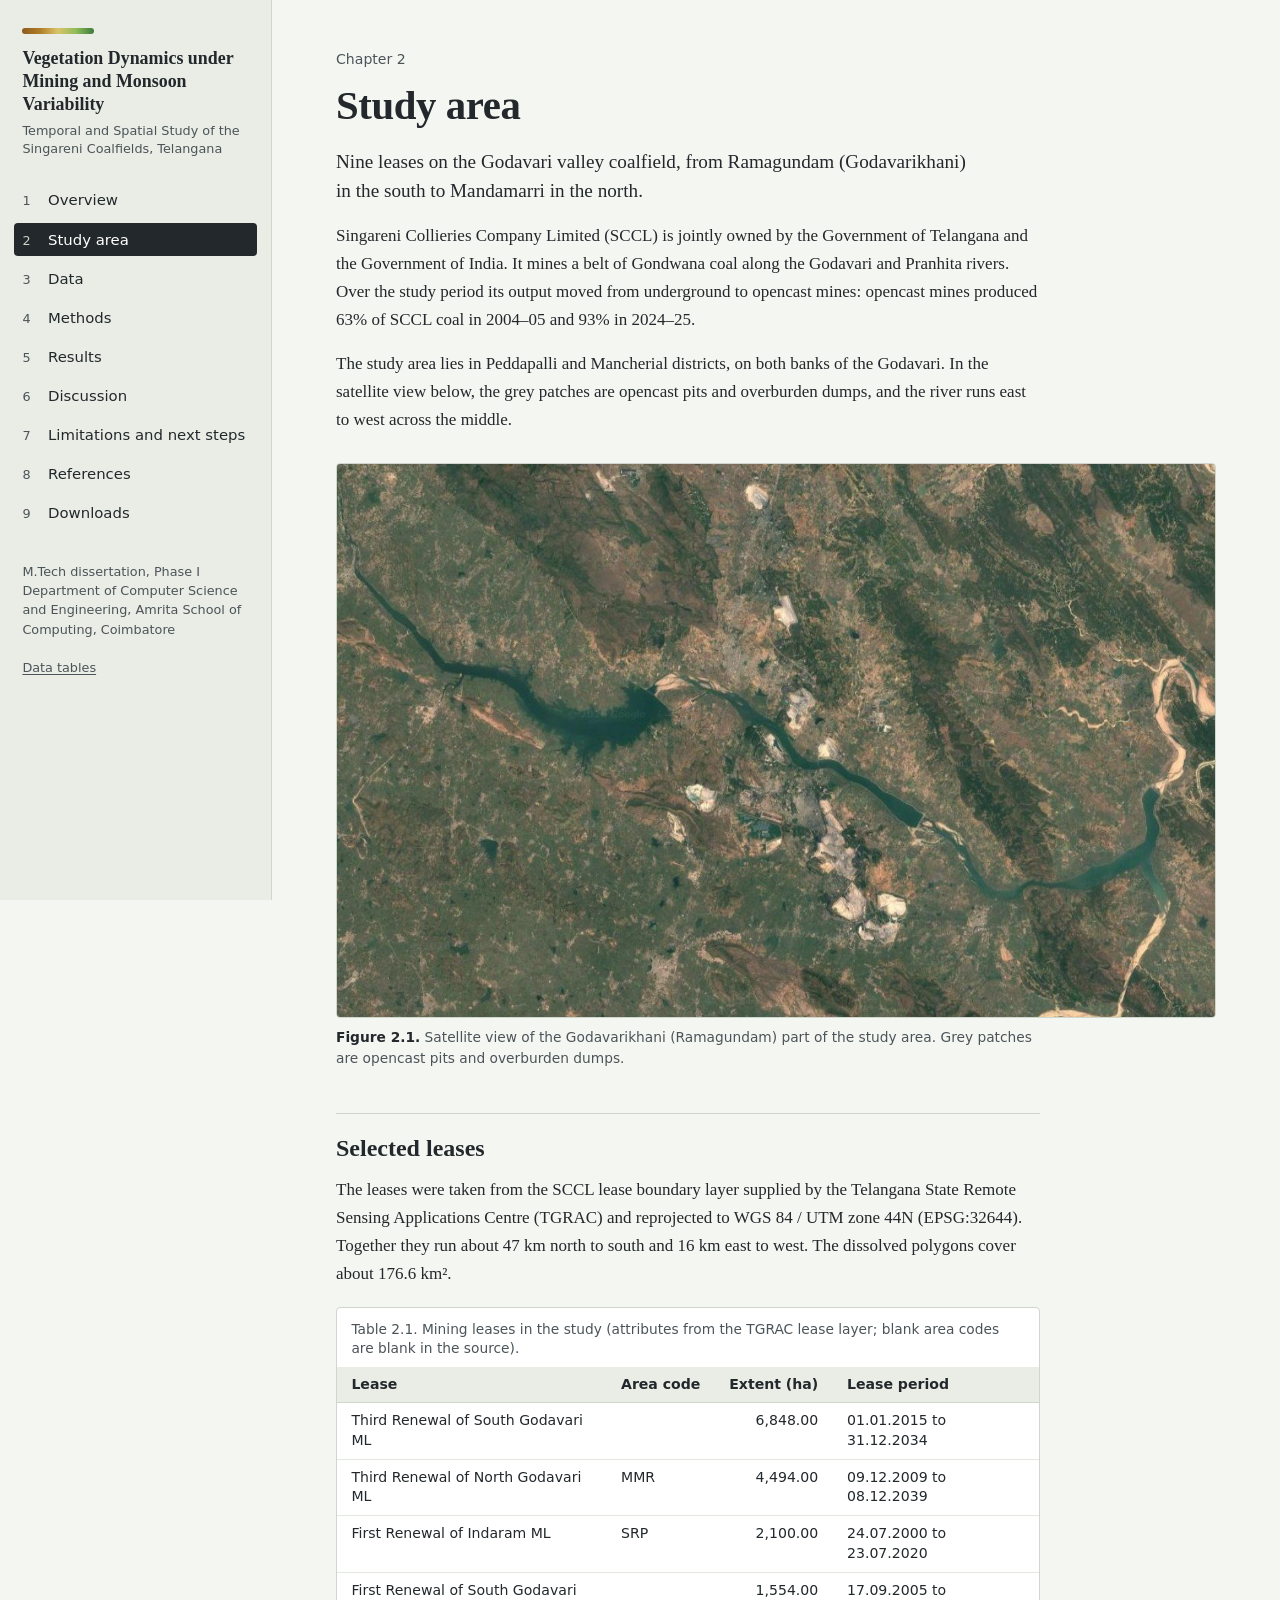
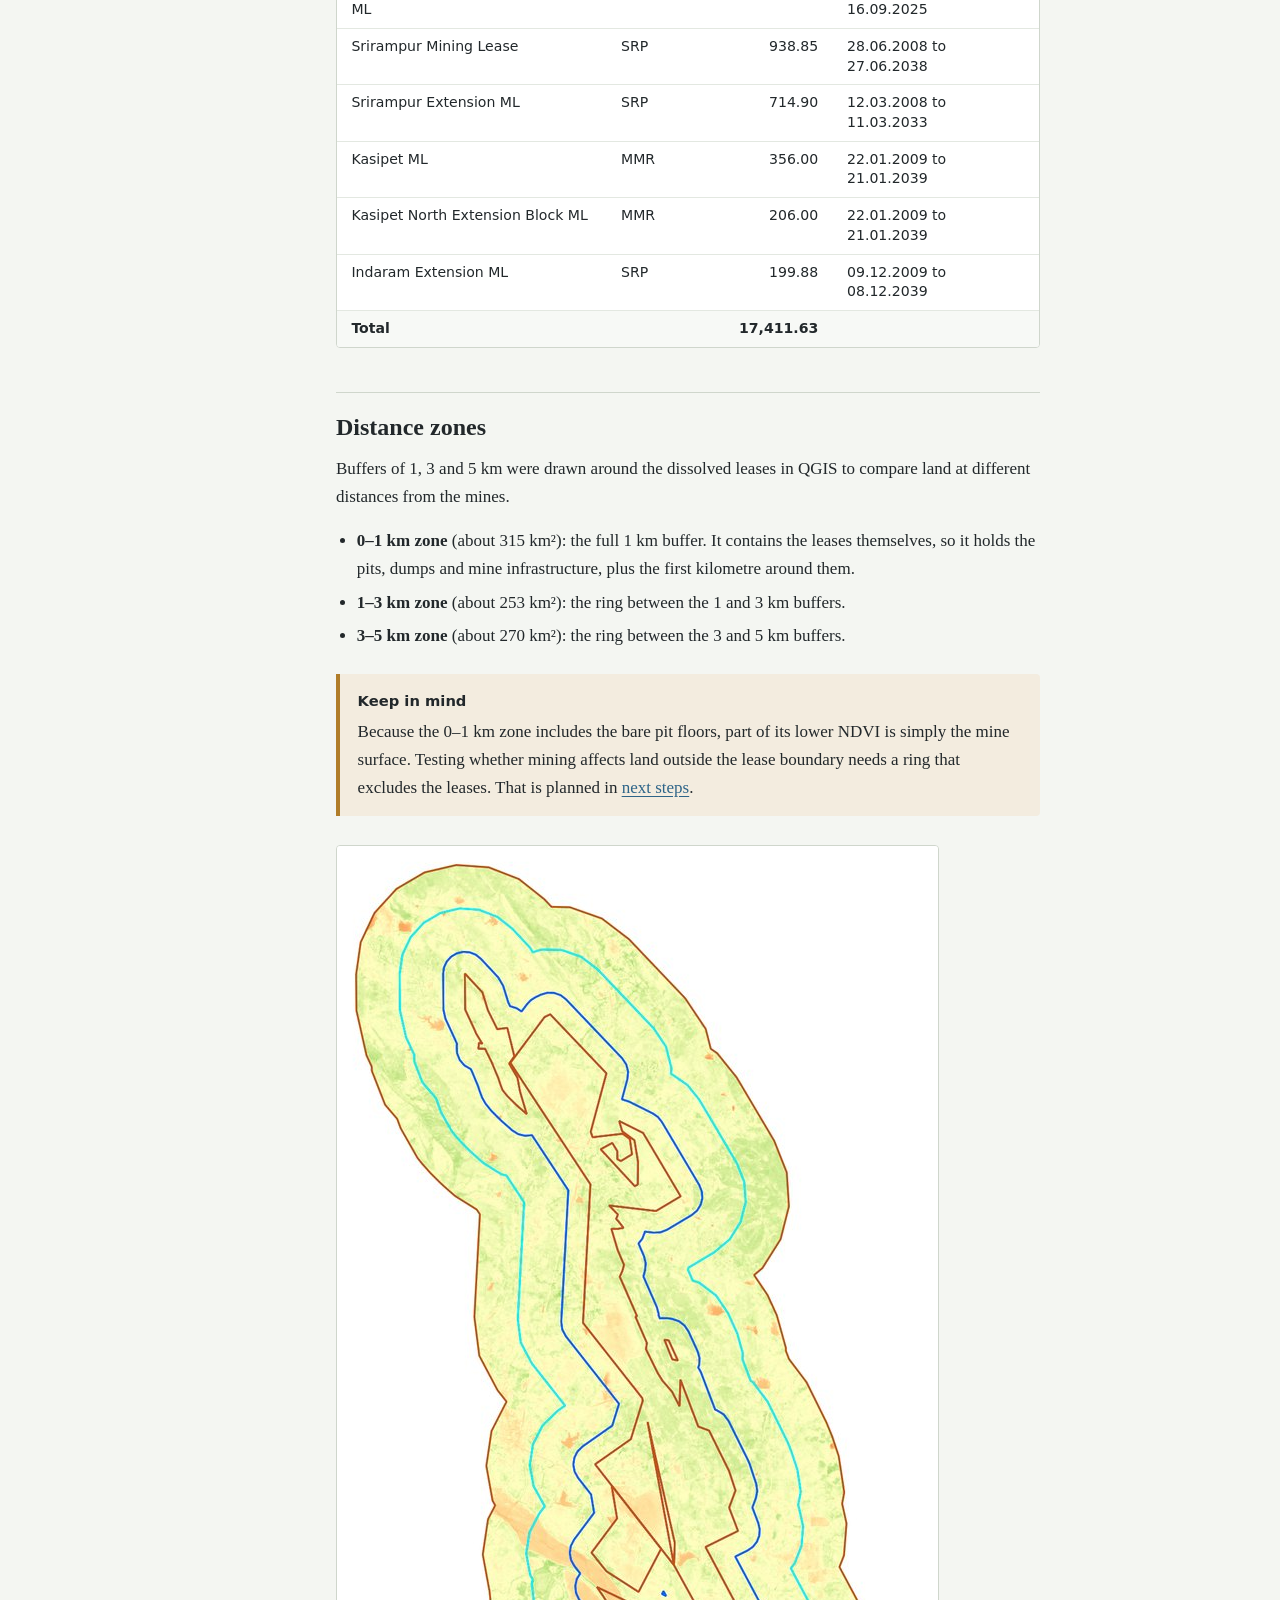
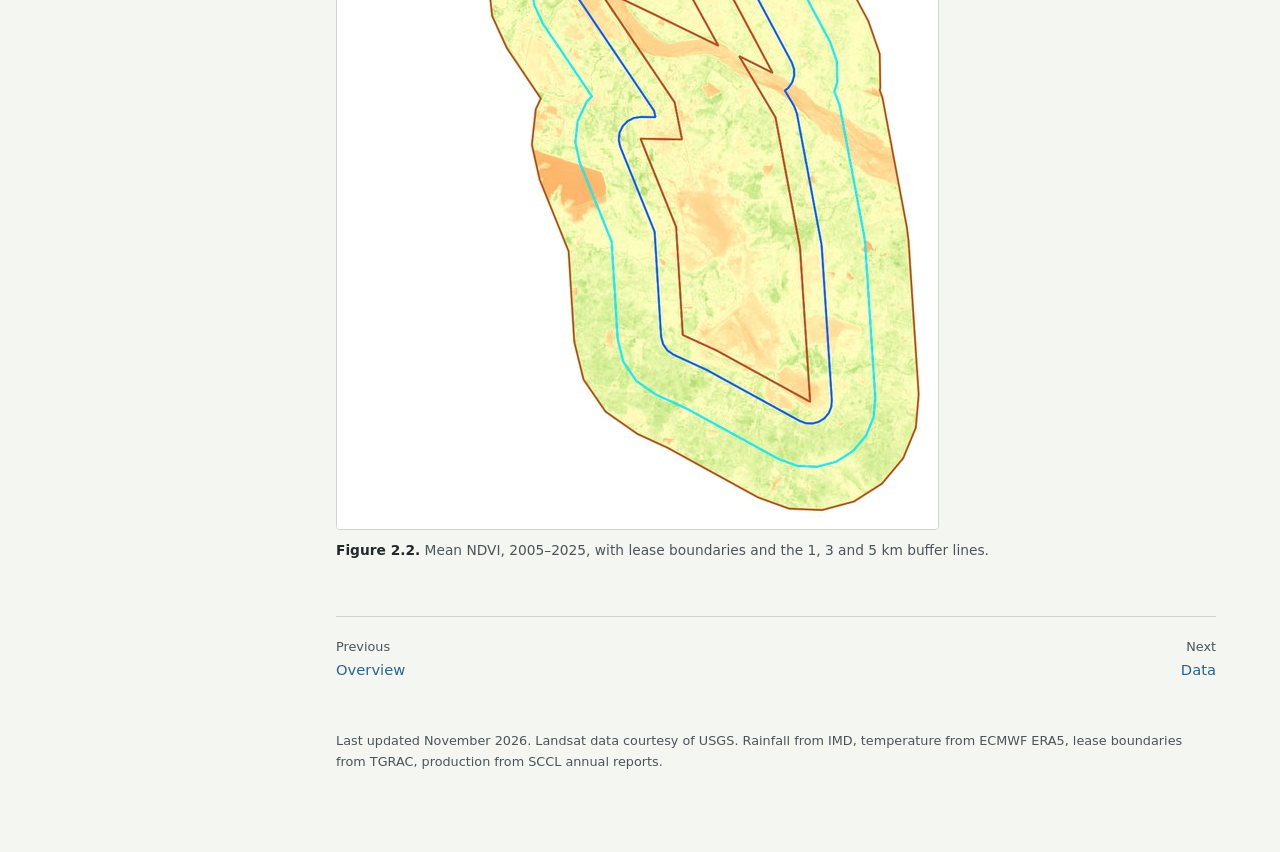
<file: study-area.html>
<!DOCTYPE html>
<html lang="en">
<head>
<meta charset="utf-8">
<meta name="viewport" content="width=device-width, initial-scale=1">
<title>Study area: Vegetation Dynamics under Mining and Monsoon Variability</title>
<meta name="description" content="Study area: nine SCCL mining leases in the Godavari valley coalfield and three distance zones.">
<link rel="stylesheet" href="assets/style.css">
<link rel="icon" href="data:image/svg+xml,%3Csvg xmlns='http://www.w3.org/2000/svg' viewBox='0 0 16 16'%3E%3Crect width='4' height='16' fill='%23b07d2a'/%3E%3Crect x='4' width='4' height='16' fill='%23d9c46a'/%3E%3Crect x='8' width='4' height='16' fill='%238fbc5a'/%3E%3Crect x='12' width='4' height='16' fill='%233c7a3b'/%3E%3C/svg%3E">
</head>
<body>
<a class="skip" href="#content">Skip to content</a>
<details class="mobile-nav"><summary>Singareni vegetation study</summary><nav class="nav" aria-label="Chapters"><ol><li><a href="index.html">Overview</a></li><li><a href="study-area.html" aria-current="page">Study area</a></li><li><a href="data.html">Data</a></li><li><a href="methods.html">Methods</a></li><li><a href="results.html">Results</a></li><li><a href="discussion.html">Discussion</a></li><li><a href="next-steps.html">Limitations and next steps</a></li><li><a href="references.html">References</a></li><li><a href="downloads.html">Downloads</a></li></ol></nav></details>
<div class="shell">
<aside class="side">
  <a class="brand" href="index.html"><span class="brand-ramp" aria-hidden="true"></span>
    <span class="brand-title">Vegetation Dynamics under Mining and Monsoon Variability</span>
    <span class="brand-sub">Temporal and Spatial Study of the Singareni Coalfields, Telangana</span></a>
  <nav class="nav" aria-label="Chapters"><ol><li><a href="index.html">Overview</a></li><li><a href="study-area.html" aria-current="page">Study area</a></li><li><a href="data.html">Data</a></li><li><a href="methods.html">Methods</a></li><li><a href="results.html">Results</a></li><li><a href="discussion.html">Discussion</a></li><li><a href="next-steps.html">Limitations and next steps</a></li><li><a href="references.html">References</a></li><li><a href="downloads.html">Downloads</a></li></ol></nav>
  <div class="side-foot">M.Tech dissertation, Phase I<br>Department of Computer Science and Engineering, Amrita School of Computing, Coimbatore<br><br><a href="downloads.html">Data tables</a></div>
</aside>
<main id="content">

<div class="col">
<p class="chapter">Chapter 2</p>
<h1>Study area</h1>
<p class="lede">Nine leases on the Godavari valley coalfield, from Ramagundam (Godavarikhani) in the south to Mandamarri in the north.</p>

<p>Singareni Collieries Company Limited (SCCL) is jointly owned by the Government of Telangana and the Government of India. It mines a belt of Gondwana coal along the Godavari and Pranhita rivers. Over the study period its output moved from underground to opencast mines: opencast mines produced 63% of SCCL coal in 2004–05 and 93% in 2024–25.</p>
<p>The study area lies in Peddapalli and Mancherial districts, on both banks of the Godavari. In the satellite view below, the grey patches are opencast pits and overburden dumps, and the river runs east to west across the middle.</p>
</div>
<div class="wide">
<figure><img src="assets/img/study_area_satellite.jpg" alt="True-colour satellite image showing grey opencast pits and dumps among green and brown farmland, with the Godavari river crossing the middle." loading="lazy"><figcaption><b>Figure 2.1.</b> Satellite view of the Godavarikhani (Ramagundam) part of the study area. Grey patches are opencast pits and overburden dumps.</figcaption></figure>
</div>
<div class="col">
<h2>Selected leases</h2>
<p>The leases were taken from the SCCL lease boundary layer supplied by the Telangana State Remote Sensing Applications Centre (TGRAC) and reprojected to WGS 84 / UTM zone 44N (EPSG:32644). Together they run about 47 km north to south and 16 km east to west. The dissolved polygons cover about 176.6 km².</p>
<div class="table-wrap"><table><caption>Table 2.1. Mining leases in the study (attributes from the TGRAC lease layer; blank area codes are blank in the source).</caption><thead><tr><th scope="col">Lease</th><th scope="col">Area code</th><th scope="col" class="num">Extent (ha)</th><th scope="col">Lease period</th></tr></thead><tbody><tr><td>Third Renewal of South Godavari ML</td><td></td><td class="num">6,848.00</td><td>01.01.2015 to 31.12.2034</td></tr><tr><td>Third Renewal of North Godavari ML</td><td>MMR</td><td class="num">4,494.00</td><td>09.12.2009 to 08.12.2039</td></tr><tr><td>First Renewal of Indaram ML</td><td>SRP</td><td class="num">2,100.00</td><td>24.07.2000 to 23.07.2020</td></tr><tr><td>First Renewal of South Godavari ML</td><td></td><td class="num">1,554.00</td><td>17.09.2005 to 16.09.2025</td></tr><tr><td>Srirampur Mining Lease</td><td>SRP</td><td class="num">938.85</td><td>28.06.2008 to 27.06.2038</td></tr><tr><td>Srirampur Extension ML</td><td>SRP</td><td class="num">714.90</td><td>12.03.2008 to 11.03.2033</td></tr><tr><td>Kasipet ML</td><td>MMR</td><td class="num">356.00</td><td>22.01.2009 to 21.01.2039</td></tr><tr><td>Kasipet North Extension Block ML</td><td>MMR</td><td class="num">206.00</td><td>22.01.2009 to 21.01.2039</td></tr><tr><td>Indaram Extension ML</td><td>SRP</td><td class="num">199.88</td><td>09.12.2009 to 08.12.2039</td></tr><tr class="total"><td>Total</td><td></td><td class="num">17,411.63</td><td></td></tr></tbody></table></div>

<h2>Distance zones</h2>
<p>Buffers of 1, 3 and 5 km were drawn around the dissolved leases in QGIS to compare land at different distances from the mines.</p>
<ul>
<li><strong>0–1 km zone</strong> (about 315 km²): the full 1 km buffer. It contains the leases themselves, so it holds the pits, dumps and mine infrastructure, plus the first kilometre around them.</li>
<li><strong>1–3 km zone</strong> (about 253 km²): the ring between the 1 and 3 km buffers.</li>
<li><strong>3–5 km zone</strong> (about 270 km²): the ring between the 3 and 5 km buffers.</li>
</ul>
<div class="note caution"><p class="note-title">Keep in mind</p><p>Because the 0–1 km zone includes the bare pit floors, part of its lower NDVI is simply the mine surface. Testing whether mining affects land outside the lease boundary needs a ring that excludes the leases. That is planned in <a href="next-steps.html">next steps</a>.</p></div>
</div>
<div class="wide">
<figure><img src="assets/img/mean_ndvi_map.jpg" alt="Map of mean NDVI around the leases. Lease interiors and the river corridor are yellow to orange; outer areas are greener, especially to the south." loading="lazy"><figcaption><b>Figure 2.2.</b> Mean NDVI, 2005–2025, with lease boundaries and the 1, 3 and 5 km buffer lines.</figcaption></figure>
</div>

<nav class="pager" aria-label="Previous and next chapter"><a class="prev" href="index.html"><span class="dir">Previous</span>Overview</a><a class="next" href="data.html"><span class="dir">Next</span>Data</a></nav>
<p class="foot">Last updated November 2026. Landsat data courtesy of USGS. Rainfall from IMD, temperature from ECMWF ERA5, lease boundaries from TGRAC, production from SCCL annual reports.</p>
</main>
</div>
</body>
</html>
</file>
<file: assets/style.css>
/* Singareni vegetation study: documentation portal
   Palette taken from the NDVI ramp: bare ground (ochre) to vegetation (green). */
:root {
  --paper: #f4f6f2;
  --paper-2: #e9ede6;
  --ink: #22282b;
  --ink-2: #4b5458;
  --rule: #cfd6cc;
  --bare: #b07d2a;
  --green: #3c7a3b;
  --river: #2d6488;
  --river-dark: #1f4a67;
  --serif: Charter, "Bitstream Charter", "Sitka Text", Cambria, "Iowan Old Style", Georgia, serif;
  --sans: system-ui, -apple-system, "Segoe UI", Roboto, "Helvetica Neue", Arial, sans-serif;
  --side: 17rem;
}

* { box-sizing: border-box; }
html { -webkit-text-size-adjust: 100%; }
body {
  margin: 0;
  background: var(--paper);
  color: var(--ink);
  font-family: var(--serif);
  font-size: 1.0625rem;
  line-height: 1.65;
}
img { max-width: 100%; height: auto; display: block; }
a { color: var(--river); text-underline-offset: 0.18em; text-decoration-thickness: 1px; }
a:hover { color: var(--river-dark); text-decoration-thickness: 2px; }
:focus-visible { outline: 3px solid var(--river); outline-offset: 2px; border-radius: 2px; }

.skip { position: absolute; left: -999px; top: 0; background: var(--ink); color: #fff; padding: .5rem 1rem; z-index: 10; }
.skip:focus { left: 1rem; }

/* ---------- layout ---------- */
.shell { display: grid; grid-template-columns: var(--side) minmax(0, 1fr); min-height: 100vh; }
.side {
  position: sticky; top: 0; height: 100vh; overflow-y: auto;
  border-right: 1px solid var(--rule);
  background: var(--paper-2);
  padding: 1.75rem 1.4rem 2rem;
  font-family: var(--sans);
}
.brand { display: block; text-decoration: none; color: var(--ink); margin-bottom: 1.6rem; }
.brand-ramp { display: block; height: 6px; width: 4.5rem; border-radius: 3px; margin-bottom: .8rem;
  background: linear-gradient(90deg, #8c5a1c, #b07d2a 25%, #d9c46a 50%, #8fbc5a 75%, #3c7a3b); }
.brand-title { display: block; font-family: var(--serif); font-size: 1.12rem; line-height: 1.3; font-weight: 700; }
.brand-sub { display: block; font-size: .8rem; color: var(--ink-2); margin-top: .35rem; line-height: 1.4; }

.nav ol { list-style: none; margin: 0; padding: 0; counter-reset: ch; }
.nav li { counter-increment: ch; }
.nav a {
  display: grid; grid-template-columns: 1.6rem 1fr; align-items: baseline;
  padding: .42rem .55rem; margin: 0 -.55rem; border-radius: 4px;
  color: var(--ink); text-decoration: none; font-size: .93rem; line-height: 1.35;
}
.nav a::before { content: counter(ch); color: var(--ink-2); font-size: .8rem; font-variant-numeric: tabular-nums; }
.nav a:hover { background: #dde3d9; }
.nav a[aria-current="page"] { background: var(--ink); color: #fff; }
.nav a[aria-current="page"]::before { color: #c9d3c6; }
.side-foot { margin-top: 2rem; font-size: .8rem; color: var(--ink-2); line-height: 1.5; }
.side-foot a { color: var(--ink-2); }

.mobile-nav { display: none; }

main { padding: 3rem clamp(1.25rem, 5vw, 4.5rem) 4rem; min-width: 0; }
.col { max-width: 44rem; }
.wide { max-width: 64rem; }

/* ---------- type ---------- */
h1, h2, h3 { font-family: var(--serif); line-height: 1.22; color: var(--ink); }
h1 { font-size: clamp(1.9rem, 3.2vw, 2.55rem); font-weight: 700; margin: 0 0 1rem; letter-spacing: -0.01em; }
h2 { font-size: 1.5rem; font-weight: 700; margin: 2.8rem 0 .8rem; padding-top: 1.2rem; border-top: 1px solid var(--rule); }
h3 { font-size: 1.14rem; font-weight: 700; margin: 1.9rem 0 .5rem; }
p { margin: 0 0 1rem; }
.lede { font-size: 1.2rem; line-height: 1.55; color: var(--ink); max-width: 40rem; }
.chapter { font-family: var(--sans); font-size: .88rem; color: var(--ink-2); margin: 0 0 .6rem; }
.muted { color: var(--ink-2); }
small, .small { font-size: .86rem; }
ul, ol { padding-left: 1.3rem; margin: 0 0 1rem; }
li { margin-bottom: .35rem; }
strong { font-weight: 700; }
code, .mono { font-family: ui-monospace, "Cascadia Mono", Consolas, "Liberation Mono", monospace; font-size: .88em; }
code { background: var(--paper-2); padding: .08em .3em; border-radius: 3px; }
pre { background: #20262a; color: #e6ebe4; padding: 1rem 1.15rem; border-radius: 6px; overflow-x: auto; font-size: .85rem; line-height: 1.5; }
pre code { background: none; padding: 0; color: inherit; }

/* ---------- figures, tables ---------- */
figure { margin: 1.8rem 0 2rem; }
figure img { border: 1px solid var(--rule); background: #fff; border-radius: 4px; }
figcaption { font-family: var(--sans); font-size: .86rem; color: var(--ink-2); line-height: 1.5; margin-top: .6rem; max-width: 44rem; }
figcaption b { color: var(--ink); }
.fig-pair { display: grid; grid-template-columns: 1fr 1fr; gap: 1.2rem; }
.fig-pair figure { margin: 0; }

.table-wrap { overflow-x: auto; margin: 1.2rem 0 1.8rem; border: 1px solid var(--rule); border-radius: 4px; background: #fff; }
table { border-collapse: collapse; width: 100%; font-family: var(--sans); font-size: .88rem; line-height: 1.4; }
caption { caption-side: top; text-align: left; padding: .75rem .9rem .5rem; font-size: .86rem; color: var(--ink-2); }
th, td { padding: .5rem .9rem; text-align: left; border-bottom: 1px solid #e3e8e1; vertical-align: top; }
thead th { background: var(--paper-2); font-weight: 600; border-bottom: 1px solid var(--rule); white-space: nowrap; }
tbody tr:last-child td { border-bottom: 0; }
td.num, th.num { text-align: right; font-variant-numeric: tabular-nums; }
tr.total td { font-weight: 600; background: #f7f9f6; }
.sig { color: var(--green); font-weight: 600; }
.ns { color: var(--ink-2); }

/* ---------- callouts ---------- */
.note {
  border-left: 4px solid var(--river); background: #e7eef2;
  padding: .9rem 1.1rem; margin: 1.5rem 0; border-radius: 0 4px 4px 0;
}
.note.caution { border-left-color: var(--bare); background: #f3ecdf; }
.note p:last-child { margin-bottom: 0; }
.note-title { font-family: var(--sans); font-weight: 600; font-size: .92rem; margin: 0 0 .3rem; }

/* ---------- hero: NDVI stripes ---------- */
.hero { margin: 0 0 2.6rem; }
.hero h1 { max-width: 46rem; }
.stripes { margin: 2rem 0 .5rem; font-family: var(--sans); }
.stripe-row { display: grid; grid-template-columns: 5.2rem 1fr; align-items: stretch; margin-bottom: 4px; }
.stripe-label { font-size: .84rem; color: var(--ink-2); align-self: center; }
.stripe-cells { display: grid; grid-template-columns: repeat(22, 1fr); gap: 0; height: 4.2rem; border-radius: 3px; overflow: hidden; }
.stripe-cells span { display: block; }
.stripe-axis { display: grid; grid-template-columns: 5.2rem 1fr; font-size: .78rem; color: var(--ink-2); margin-top: .35rem; }
.stripe-axis .ticks { display: grid; grid-template-columns: repeat(22, 1fr); }
.stripe-axis .ticks span { white-space: nowrap; }
.stripe-legend { display: flex; align-items: center; gap: .6rem; font-family: var(--sans); font-size: .8rem; color: var(--ink-2); margin-top: .9rem; flex-wrap: wrap; }
.stripe-legend .ramp { width: 11rem; height: 10px; border-radius: 2px; }
@media (prefers-reduced-motion: no-preference) {
  .stripe-cells span { animation: grow .9s ease-out both; animation-delay: calc(var(--i) * 35ms); }
  @keyframes grow { from { opacity: 0; transform: scaleY(.2); } to { opacity: 1; transform: scaleY(1); } }
}

.findings { list-style: none; padding: 0; margin: 1.5rem 0 0; display: grid; gap: 0; border-top: 1px solid var(--rule); }
.findings li { display: grid; grid-template-columns: 9.5rem 1fr; gap: 1.2rem; padding: 1rem 0; border-bottom: 1px solid var(--rule); margin: 0; }
.findings .k { font-family: var(--sans); font-weight: 600; font-size: .95rem; color: var(--ink); line-height: 1.4; }
.findings p { margin: 0; }

.meta { display: grid; grid-template-columns: 9rem 1fr; gap: .35rem 1.2rem; font-family: var(--sans); font-size: .9rem; margin: 1.2rem 0 2rem; }
.meta dt { color: var(--ink-2); }
.meta dd { margin: 0; }

/* ---------- steps (real sequence) ---------- */
.steps { list-style: none; padding: 0; counter-reset: st; margin: 1.4rem 0 2rem; }
.steps > li { counter-increment: st; position: relative; padding: 0 0 1.2rem 2.8rem; margin: 0; }
.steps > li::before {
  content: counter(st); position: absolute; left: 0; top: .05rem;
  width: 1.9rem; height: 1.9rem; border-radius: 50%; display: grid; place-items: center;
  background: var(--ink); color: #fff; font-family: var(--sans); font-size: .85rem; font-weight: 600;
}
.steps > li::after { content: ""; position: absolute; left: .93rem; top: 2.1rem; bottom: .2rem; width: 2px; background: var(--rule); }
.steps > li:last-child::after { display: none; }
.steps h3 { margin: 0 0 .25rem; font-size: 1.05rem; }
.steps p { margin: 0; }

/* ---------- equations ---------- */
.eq { font-family: var(--serif); font-size: 1.12rem; text-align: center; margin: 1.3rem 0 1.5rem; overflow-x: auto; }
.frac { display: inline-flex; flex-direction: column; vertical-align: middle; text-align: center; margin: 0 .2em; }
.frac > span:first-child { border-bottom: 1px solid currentColor; padding: 0 .3em .1em; }
.frac > span:last-child { padding: .1em .3em 0; }
var { font-style: italic; }

/* ---------- downloads, refs ---------- */
.files { list-style: none; padding: 0; margin: 1rem 0 2rem; border-top: 1px solid var(--rule); }
.files li { display: grid; grid-template-columns: 1fr auto; gap: .2rem 1rem; padding: .85rem 0; border-bottom: 1px solid var(--rule); margin: 0; }
.files a { font-family: var(--sans); font-weight: 600; font-size: .95rem; }
.files .desc { grid-column: 1 / -1; color: var(--ink-2); font-size: .93rem; }
.files .size { font-family: var(--sans); font-size: .8rem; color: var(--ink-2); }
.refs { padding-left: 2.2rem; }
.refs li { margin-bottom: .85rem; padding-left: .3rem; }
.refs .doi { font-family: var(--sans); font-size: .85rem; word-break: break-all; }

.pager { display: flex; justify-content: space-between; gap: 1rem; margin-top: 3.5rem; padding-top: 1.2rem; border-top: 1px solid var(--rule); font-family: var(--sans); font-size: .92rem; }
.pager a { text-decoration: none; display: block; max-width: 48%; }
.pager .dir { display: block; font-size: .8rem; color: var(--ink-2); }
.pager .next { text-align: right; margin-left: auto; }

.foot { margin-top: 3rem; font-family: var(--sans); font-size: .8rem; color: var(--ink-2); }

/* ---------- responsive ---------- */
@media (max-width: 900px) {
  .shell { grid-template-columns: 1fr; }
  .side { display: none; }
  .mobile-nav { display: block; position: sticky; top: 0; z-index: 5; background: var(--paper-2); border-bottom: 1px solid var(--rule); font-family: var(--sans); }
  .mobile-nav summary { padding: .85rem 1.25rem; cursor: pointer; font-weight: 600; font-size: .95rem; list-style: none; display: flex; justify-content: space-between; }
  .mobile-nav summary::-webkit-details-marker { display: none; }
  .mobile-nav summary::after { content: "Menu"; font-weight: 400; color: var(--ink-2); }
  .mobile-nav[open] summary::after { content: "Close"; }
  .mobile-nav .nav { padding: 0 1.25rem 1rem; }
  main { padding-top: 1.8rem; }
  .fig-pair { grid-template-columns: 1fr; }
  .findings li { grid-template-columns: 1fr; gap: .3rem; }
  .stripe-row, .stripe-axis { grid-template-columns: 3.8rem 1fr; }
  .stripe-cells { height: 3rem; }
  .meta { grid-template-columns: 1fr; }
  .meta dt { margin-top: .4rem; }
}
@media print {
  .side, .mobile-nav, .pager { display: none; }
  .shell { display: block; }
  body { background: #fff; }
}
</file>
